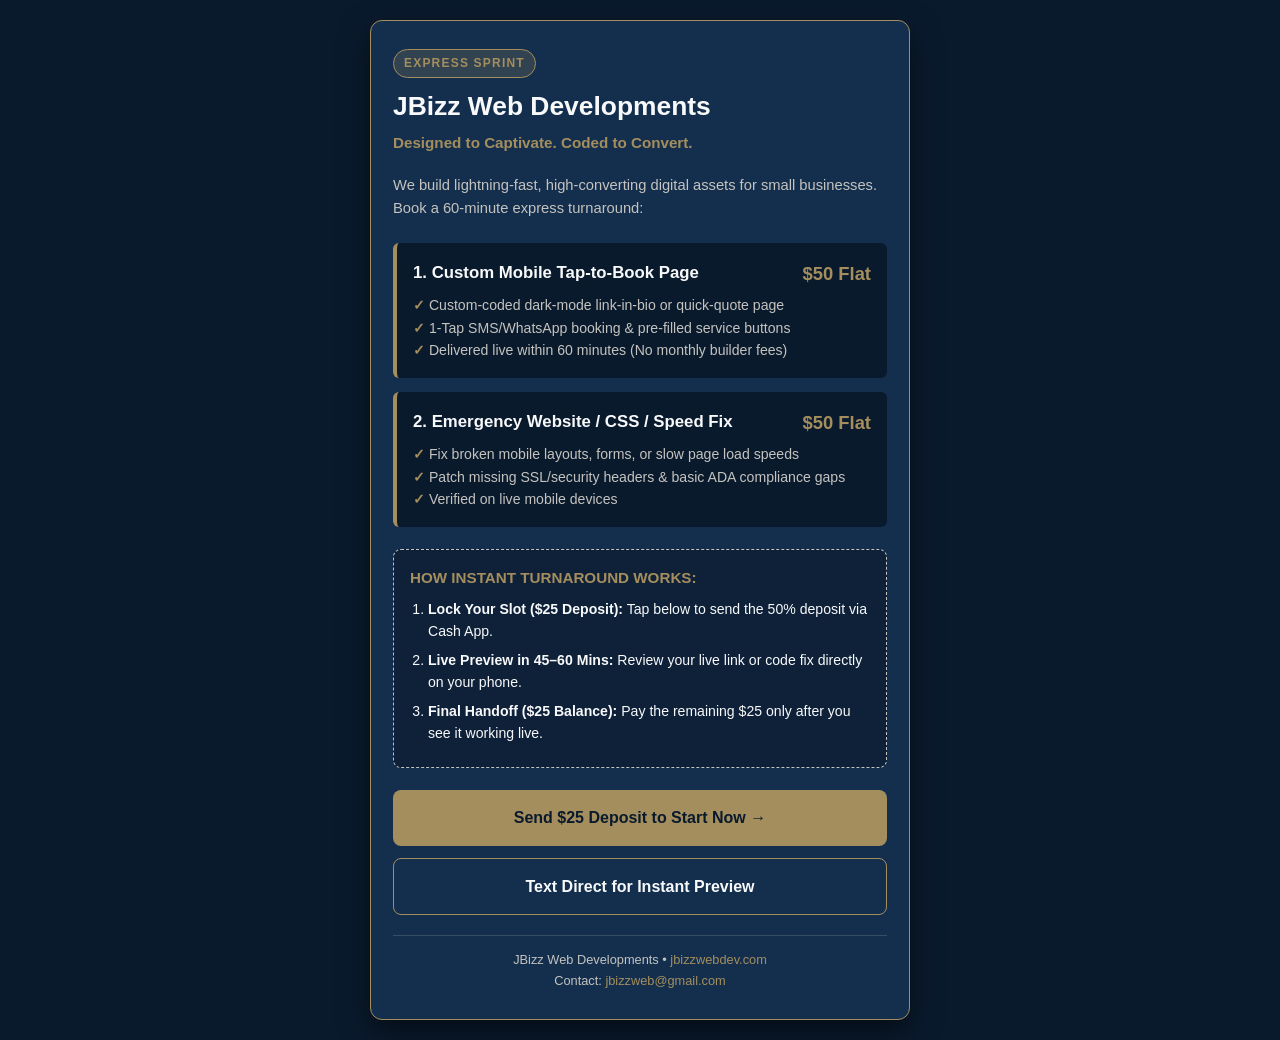
<file: express/index.html>
<!DOCTYPE html>
<html lang="en">
<head>
  <meta charset="UTF-8">
  <meta name="viewport" content="width=device-width, initial-scale=1.0">
  <title>JBizz Web Developments | 60-Minute Express Digital Sprint</title>
  <style>
    :root {
      --dark-navy: #0a1a2d;
      --navy: #142f4d;
      --gold: #a48e5e;
      --grey: #c4c3bf;
      --white: #f8f9fa;
    }
    * { box-sizing: border-box; margin: 0; padding: 0; font-family: -apple-system, BlinkMacSystemFont, "Segoe UI", Roboto, Helvetica, Arial, sans-serif; }
    body { background-color: var(--dark-navy); color: var(--white); line-height: 1.6; padding: 20px; }
    .container { max-width: 540px; margin: 0 auto; background: var(--navy); border: 1px solid var(--gold); border-radius: 12px; padding: 28px 22px; box-shadow: 0 12px 30px rgba(0,0,0,0.5); }
    .badge { display: inline-block; background: rgba(164, 142, 94, 0.2); color: var(--gold); border: 1px solid var(--gold); font-size: 0.75rem; font-weight: 700; text-transform: uppercase; letter-spacing: 1.2px; padding: 4px 10px; border-radius: 50px; margin-bottom: 12px; }
    h1 { font-size: 1.65rem; line-height: 1.25; margin-bottom: 8px; color: var(--white); }
    .tagline { color: var(--gold); font-weight: 600; font-size: 0.95rem; margin-bottom: 18px; }
    p.sub { color: var(--grey); font-size: 0.92rem; margin-bottom: 22px; }
    .offer-card { background: var(--dark-navy); border-left: 4px solid var(--gold); padding: 16px; border-radius: 6px; margin-bottom: 14px; }
    .offer-title { font-weight: 700; font-size: 1.05rem; color: var(--white); display: flex; justify-content: space-between; align-items: center; margin-bottom: 6px; }
    .price { color: var(--gold); font-weight: 800; font-size: 1.15rem; }
    .offer-card ul { list-style: none; color: var(--grey); font-size: 0.88rem; }
    .offer-card ul li::before { content: "✓ "; color: var(--gold); font-weight: bold; }
    .steps { margin: 22px 0; padding: 16px; background: rgba(10, 26, 45, 0.6); border-radius: 8px; border: 1px dashed var(--grey); }
    .steps h3 { font-size: 0.95rem; color: var(--gold); text-transform: uppercase; margin-bottom: 8px; }
    .steps ol { padding-left: 18px; font-size: 0.88rem; color: var(--white); }
    .steps ol li { margin-bottom: 6px; }
    .btn { display: block; width: 100%; text-align: center; background: var(--gold); color: var(--dark-navy); font-weight: 800; font-size: 1rem; padding: 15px; border-radius: 8px; text-decoration: none; margin-bottom: 12px; transition: opacity 0.2s; }
    .btn-outline { background: transparent; color: var(--white); border: 1px solid var(--gold); font-weight: 600; }
    .footer { text-align: center; font-size: 0.8rem; color: var(--grey); margin-top: 20px; border-top: 1px solid rgba(196, 195, 191, 0.2); padding-top: 14px; }
    .footer a { color: var(--gold); text-decoration: none; }
  </style>
</head>
<body>
  <div class="container">
    <span class="badge">Express Sprint</span>
    <h1>JBizz Web Developments</h1>
    <div class="tagline">Designed to Captivate. Coded to Convert.</div>
    <p class="sub">We build lightning-fast, high-converting digital assets for small businesses. Book a 60-minute express turnaround:</p>

    <div class="offer-card">
      <div class="offer-title">
        <span>1. Custom Mobile Tap-to-Book Page</span>
        <span class="price">$50 Flat</span>
      </div>
      <ul>
        <li>Custom-coded dark-mode link-in-bio or quick-quote page</li>
        <li>1-Tap SMS/WhatsApp booking & pre-filled service buttons</li>
        <li>Delivered live within 60 minutes (No monthly builder fees)</li>
      </ul>
    </div>

    <div class="offer-card">
      <div class="offer-title">
        <span>2. Emergency Website / CSS / Speed Fix</span>
        <span class="price">$50 Flat</span>
      </div>
      <ul>
        <li>Fix broken mobile layouts, forms, or slow page load speeds</li>
        <li>Patch missing SSL/security headers & basic ADA compliance gaps</li>
        <li>Verified on live mobile devices</li>
      </ul>
    </div>

    <div class="steps">
      <h3>How Instant Turnaround Works:</h3>
      <ol>
        <li><strong>Lock Your Slot ($25 Deposit):</strong> Tap below to send the 50% deposit via Cash App.</li>
        <li><strong>Live Preview in 45–60 Mins:</strong> Review your live link or code fix directly on your phone.</li>
        <li><strong>Final Handoff ($25 Balance):</strong> Pay the remaining $25 only after you see it working live.</li>
      </ol>
    </div>

    <a href="https://cash.app/$jbizzweb/25" class="btn">Send $25 Deposit to Start Now →</a>
    <a href="sms:+15615923683?body=Hey%20JBizz,%20I%20want%20the%20$50%20Express%20Web%20Sprint" class="btn btn-outline">Text Direct for Instant Preview</a>

    <div class="footer">
      JBizz Web Developments • <a href="https://jbizzwebdev.com">jbizzwebdev.com</a><br>
      Contact: <a href="mailto:jbizzweb@gmail.com">jbizzweb@gmail.com</a>
    </div>
  </div>
</body>
</html>
</file>
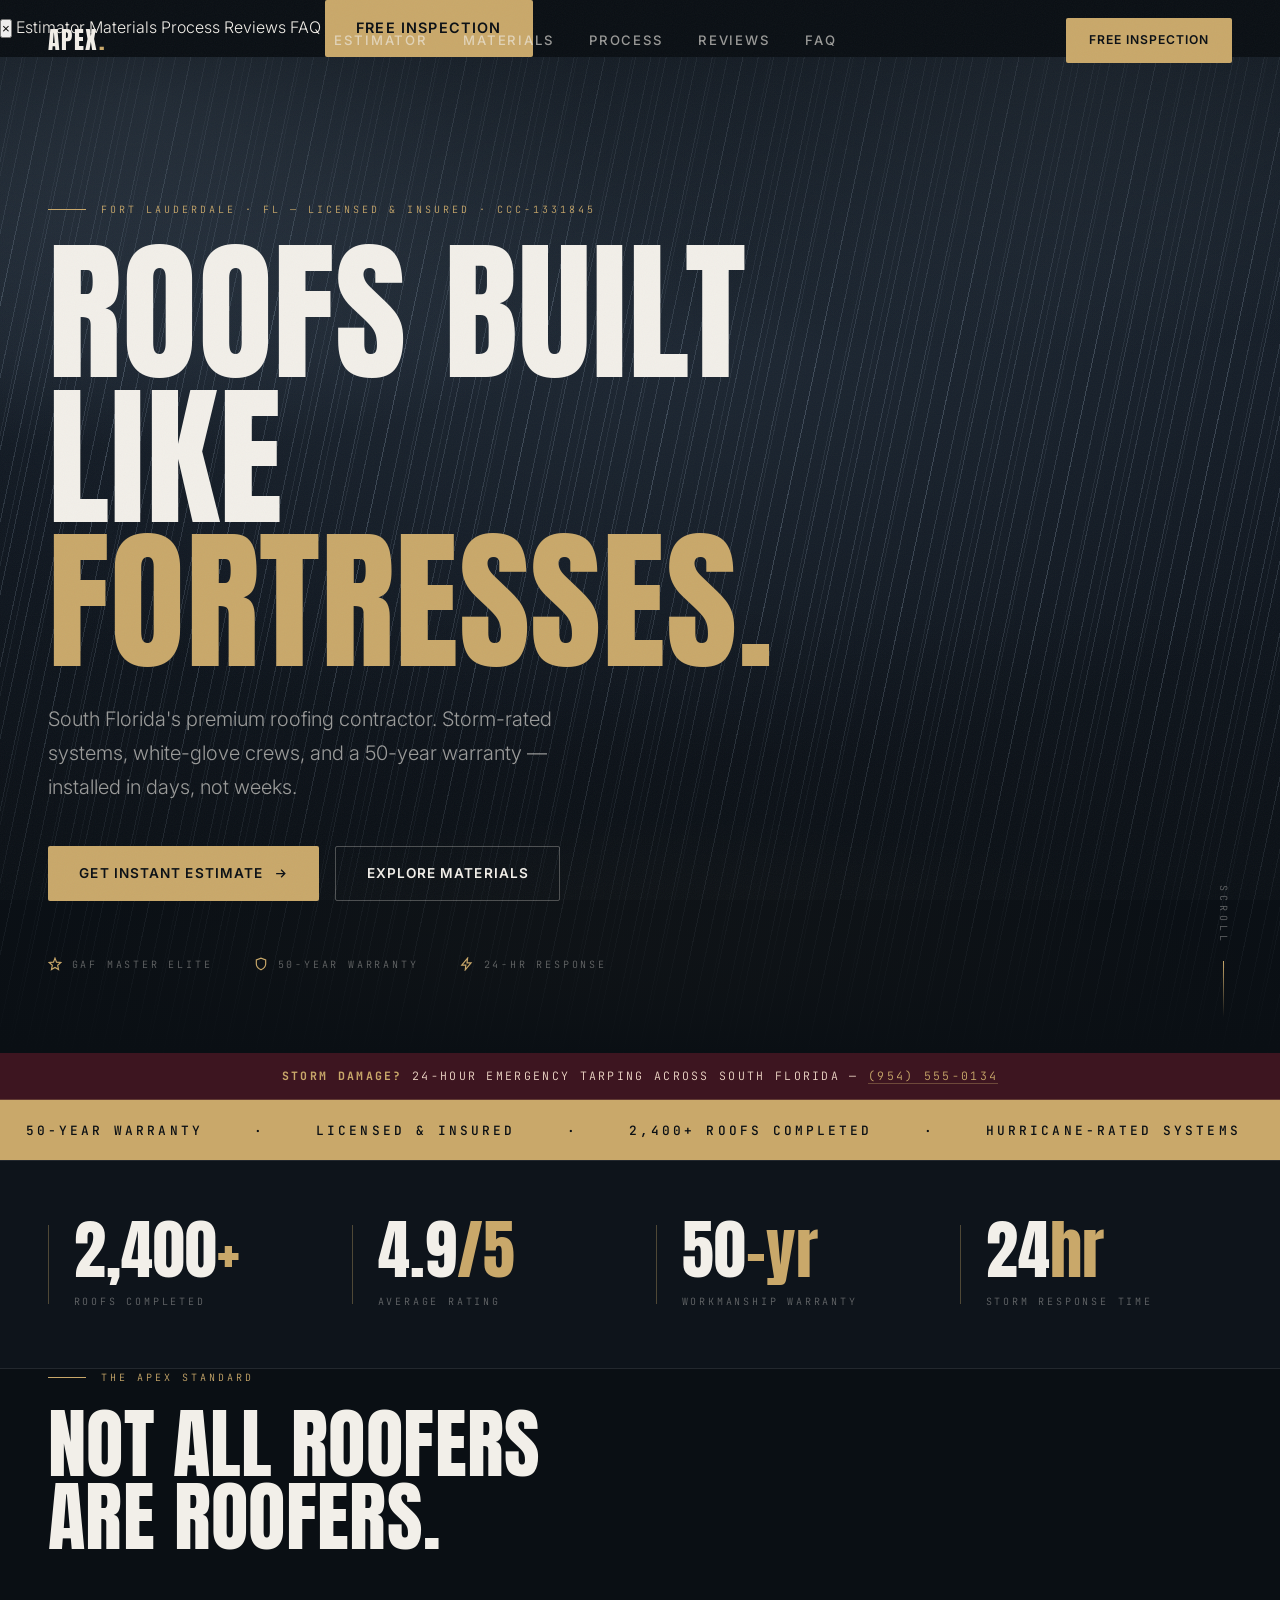
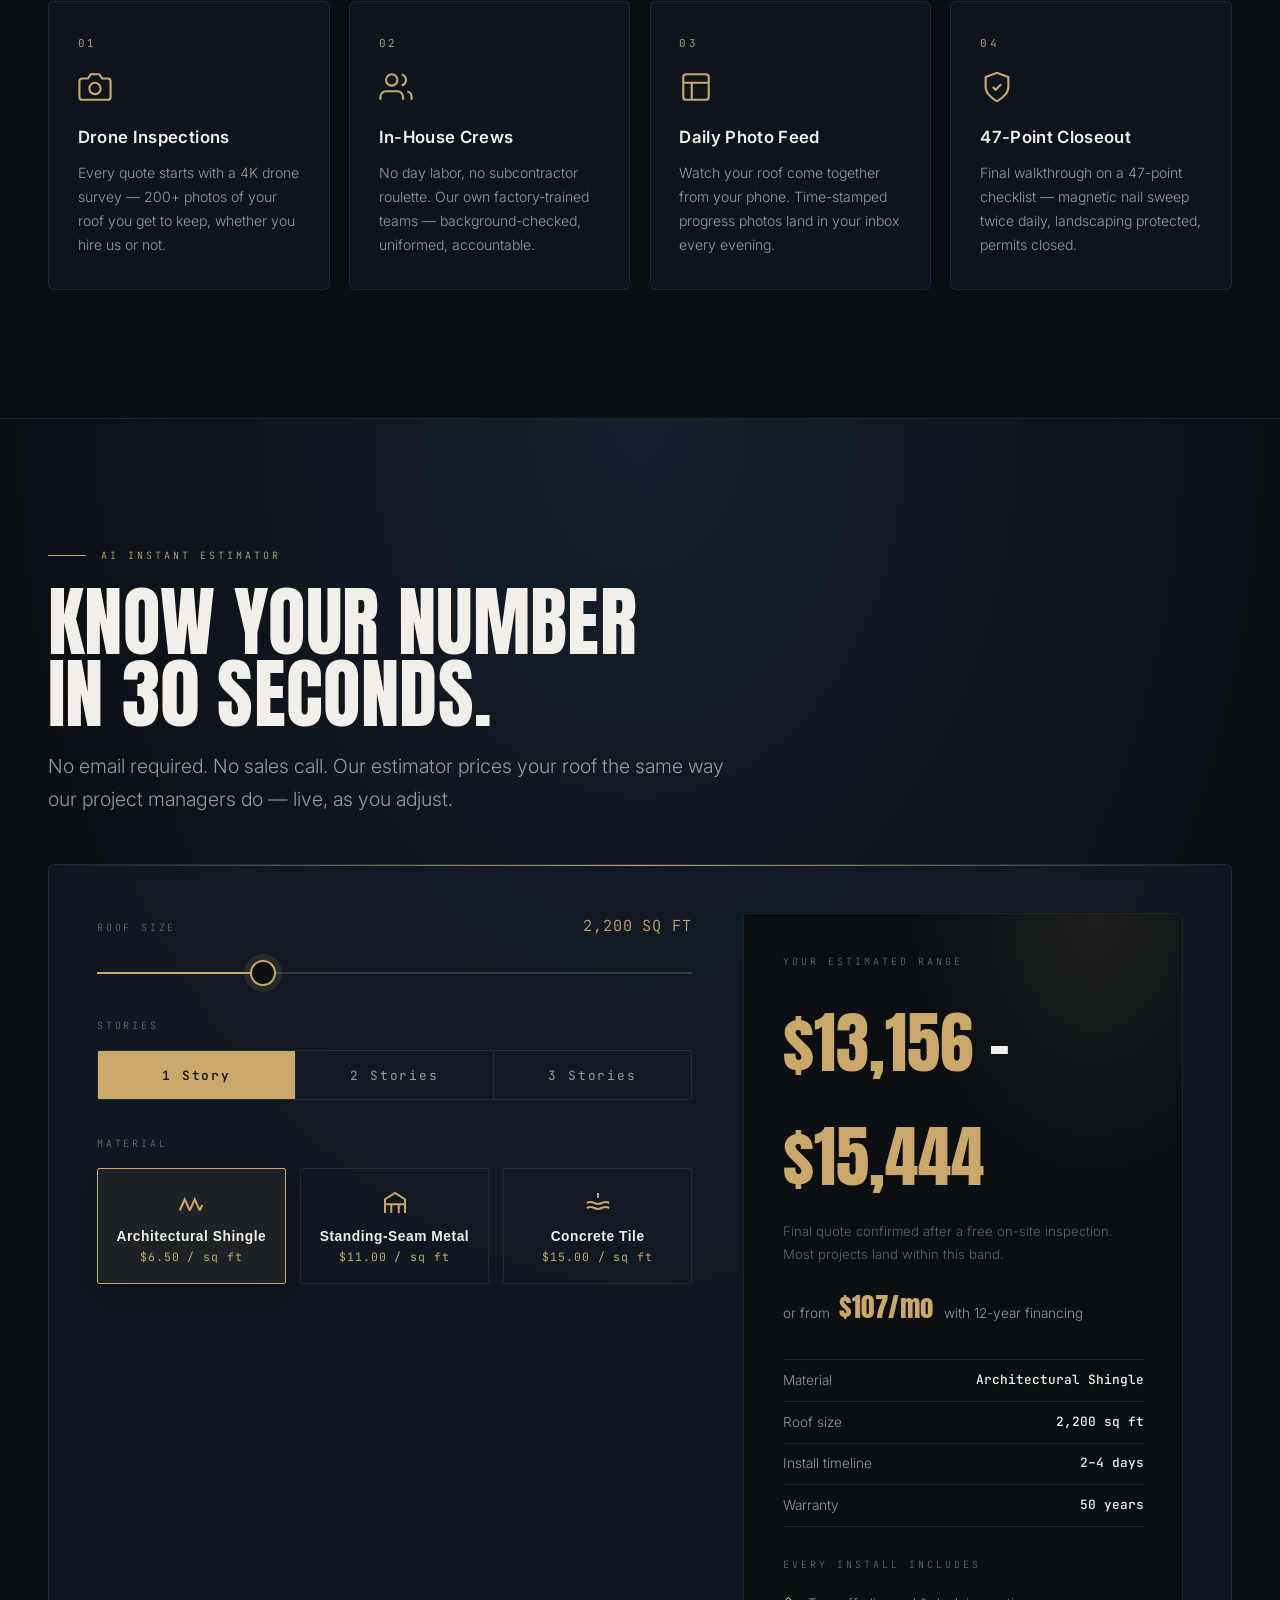
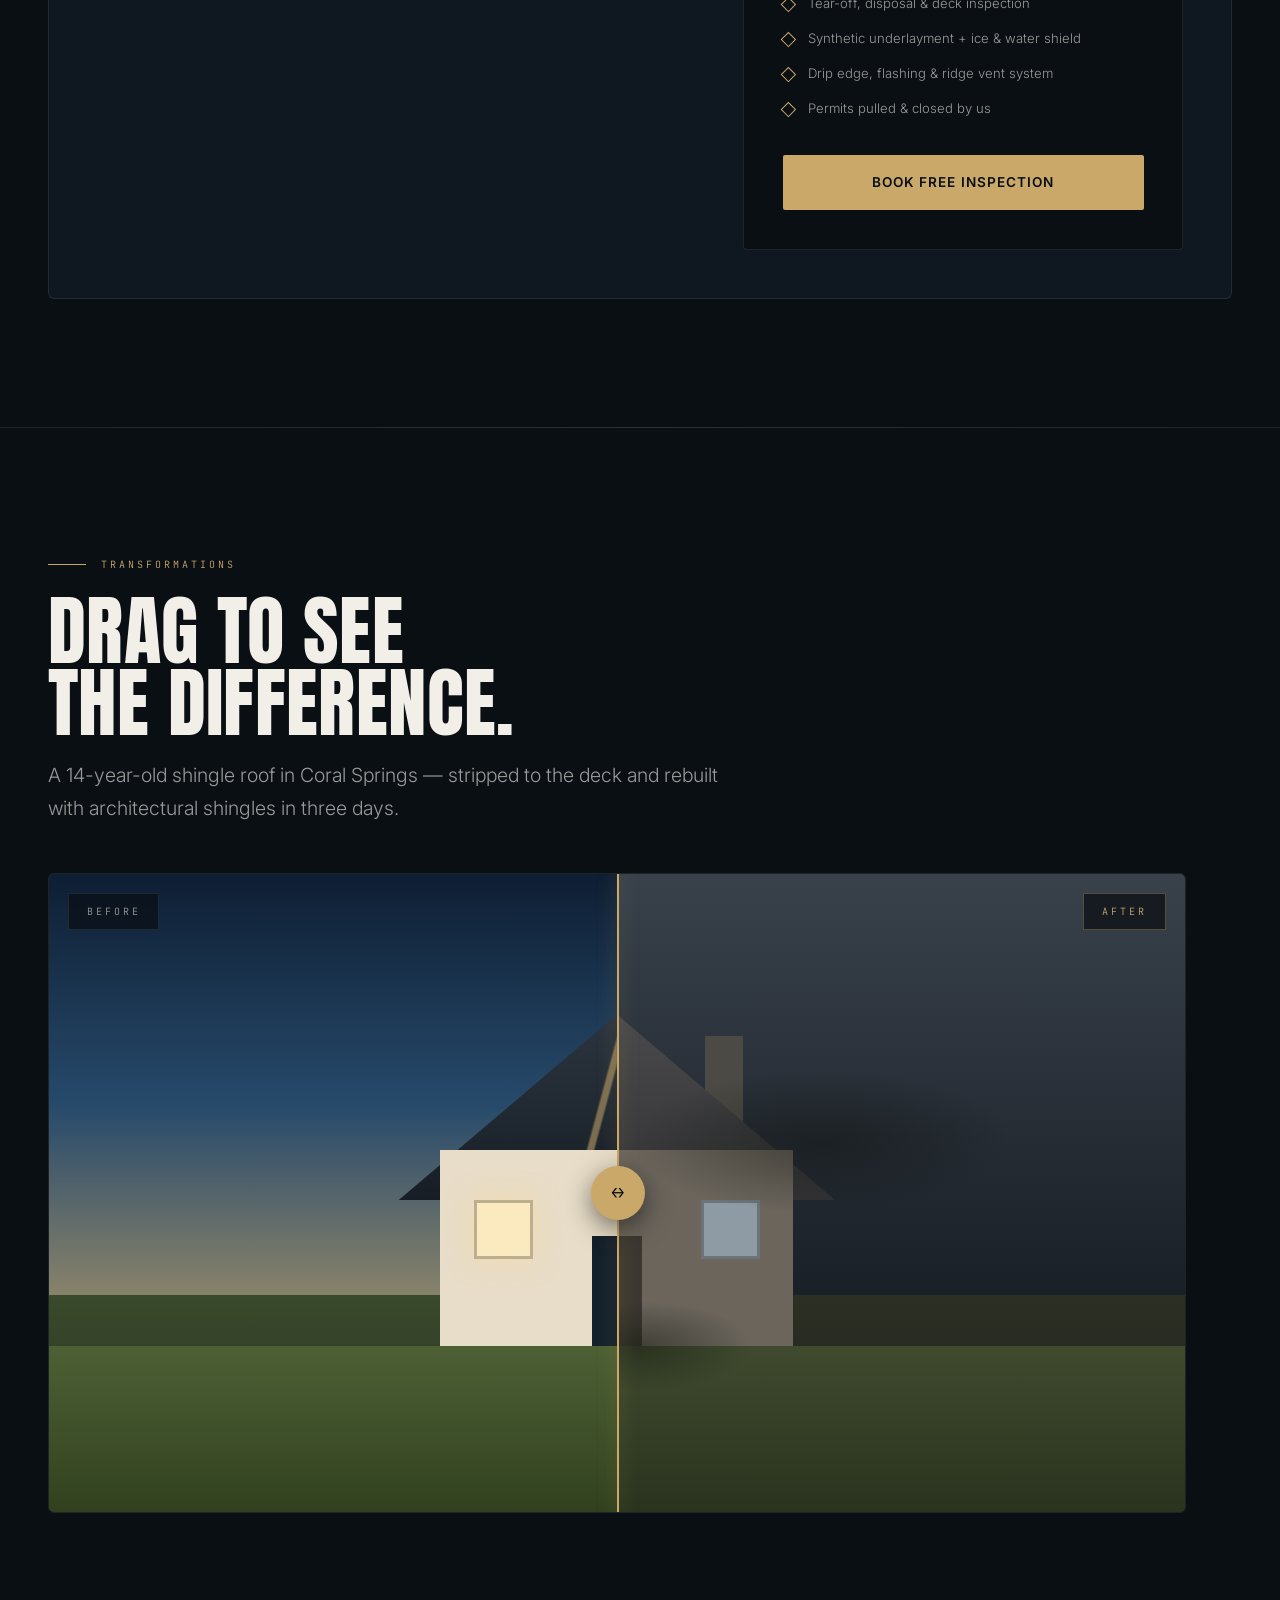
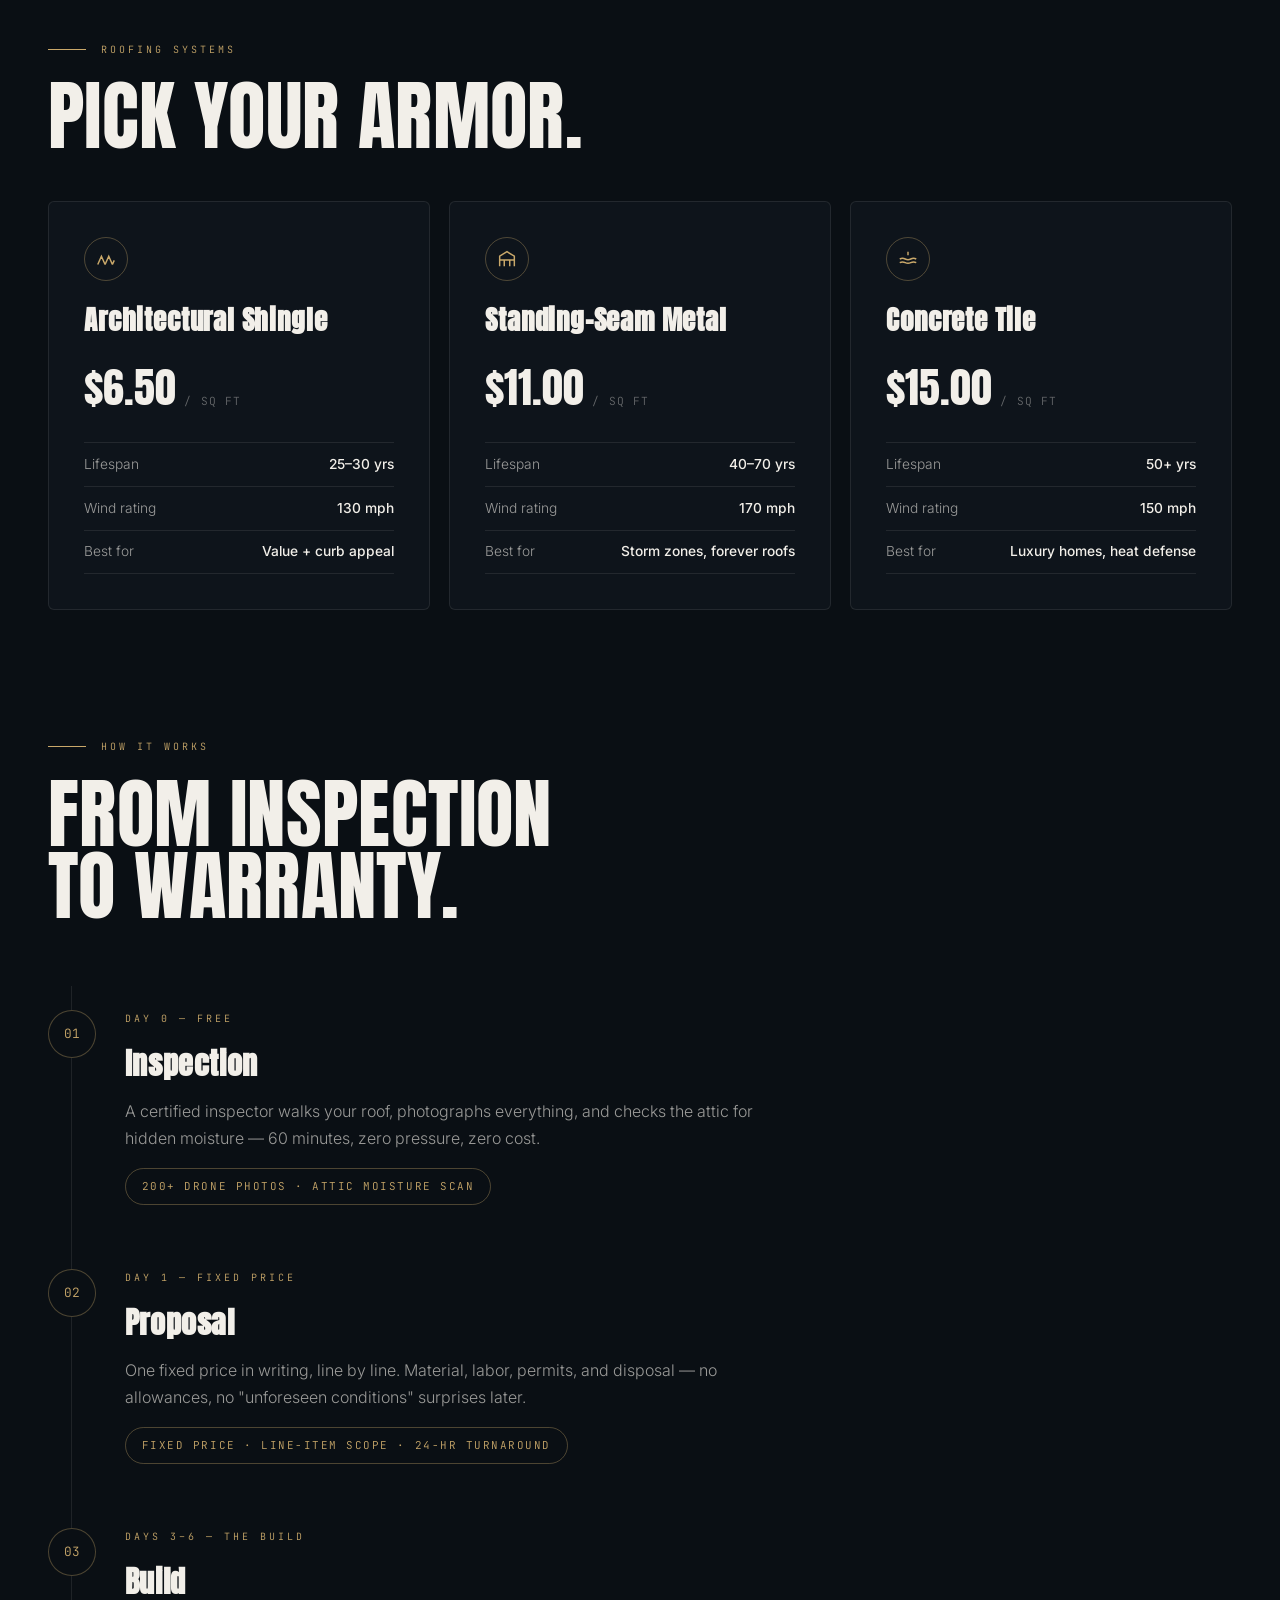
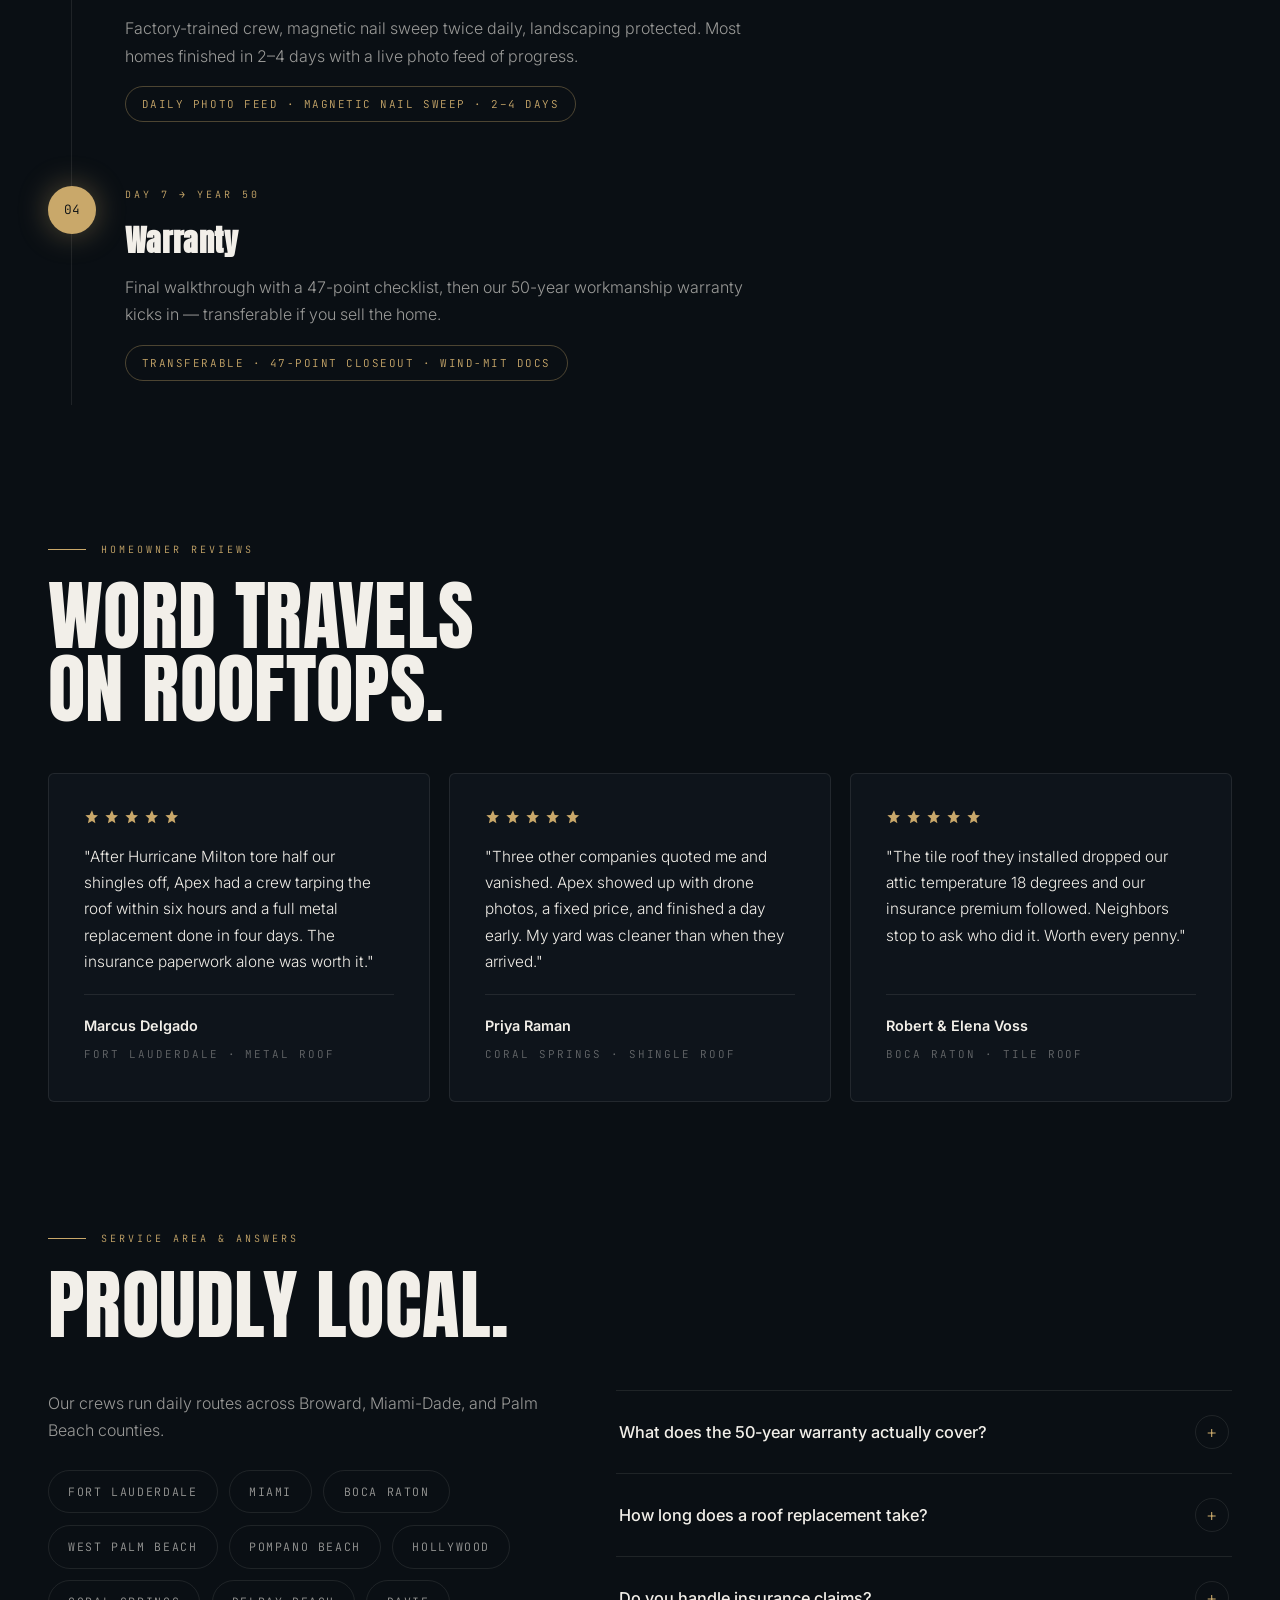
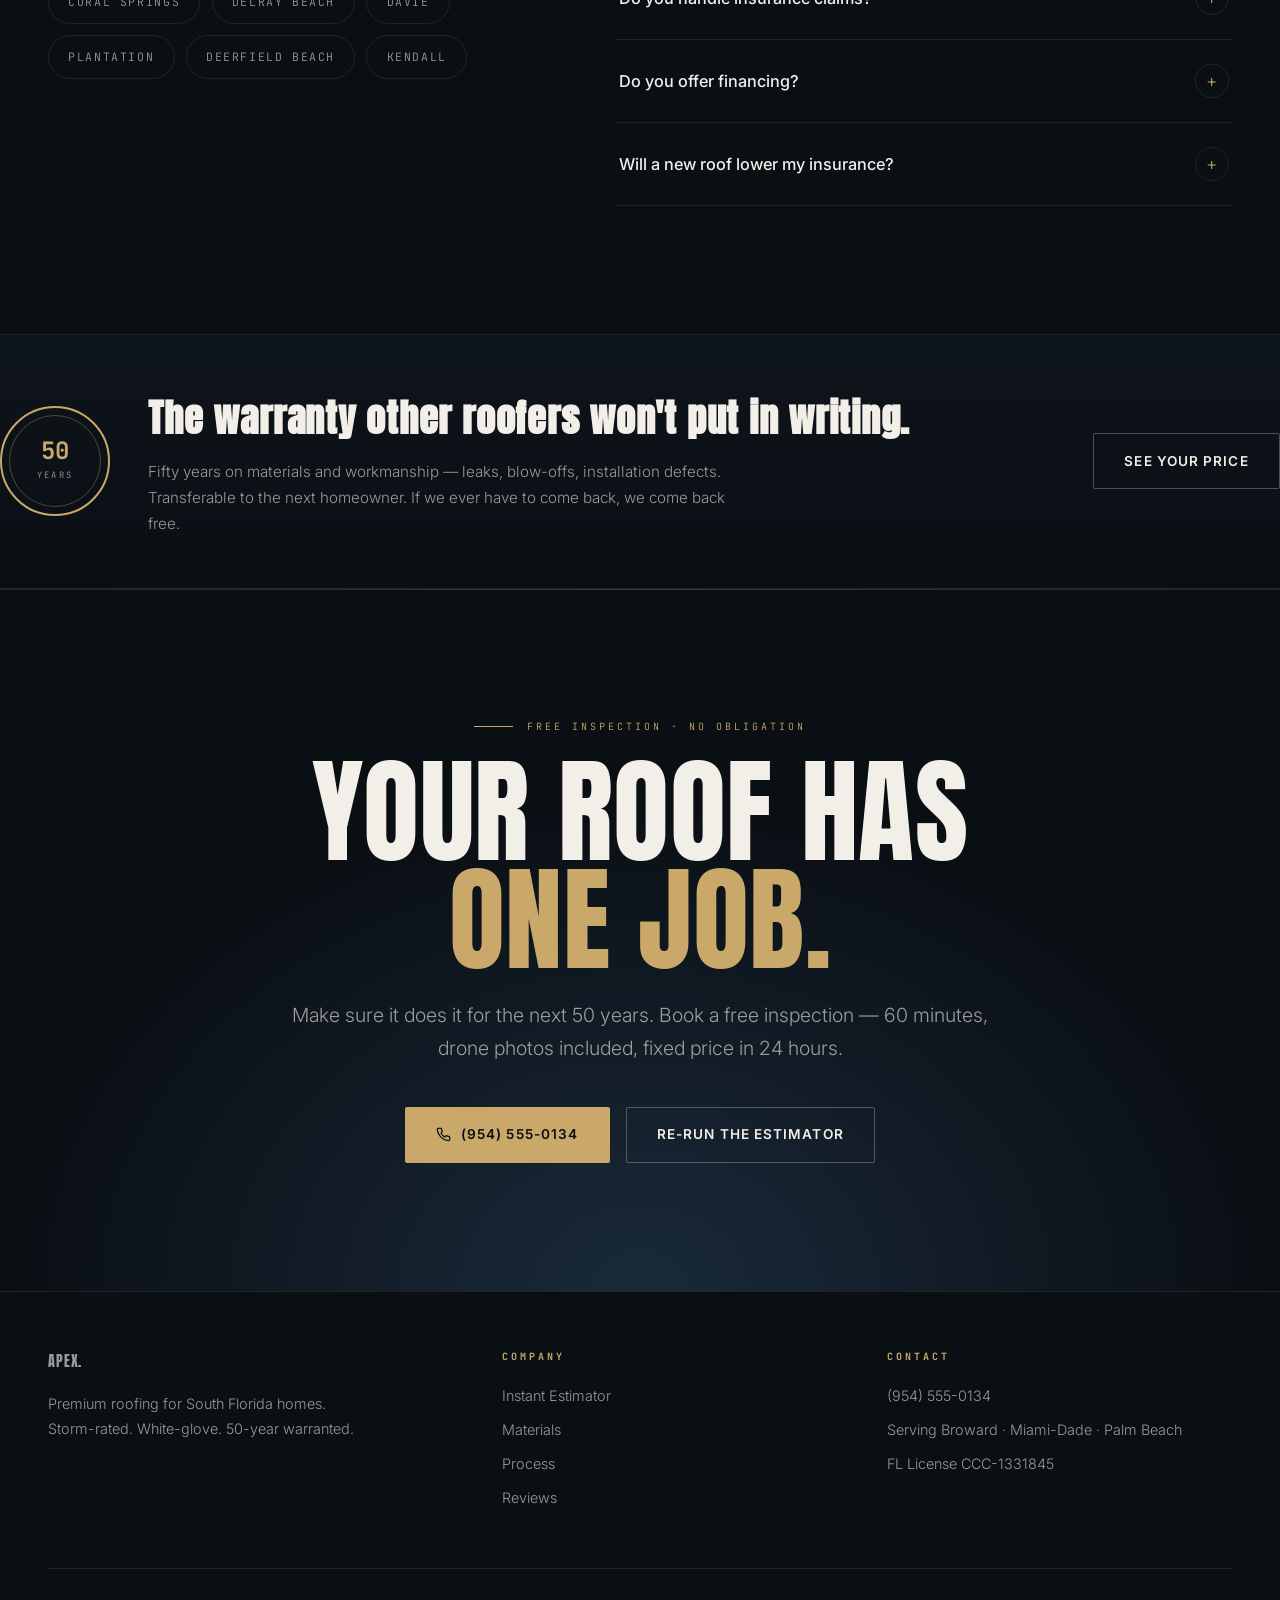
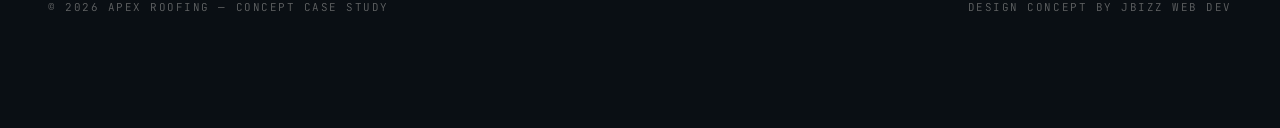
<file: work/apex-roofing/index.html>
<!DOCTYPE html>
<html lang="en">
<head>
<meta charset="UTF-8">
<meta name="viewport" content="width=device-width, initial-scale=1.0">
<title>Apex Roofing — Roofs Built Like Fortresses | Fort Lauderdale, FL</title>
<meta name="description" content="South Florida's premium roofing contractor. Storm-rated systems, white-glove crews, 50-year warranty. Get an instant AI estimate.">
<link rel="preconnect" href="https://fonts.googleapis.com">
<link rel="preconnect" href="https://fonts.gstatic.com" crossorigin>
<link href="https://fonts.googleapis.com/css2?family=Anton&family=Inter:wght@300;400;500;600;700&family=JetBrains+Mono:wght@400;500&display=swap" rel="stylesheet">
<script type="application/ld+json">
{"@context":"https://schema.org","@type":"RoofingContractor","name":"Apex Roofing","areaServed":["Fort Lauderdale","Miami","Boca Raton","West Palm Beach"],"telephone":"+1-954-555-0134","priceRange":"$$","aggregateRating":{"@type":"AggregateRating","ratingValue":"4.9","reviewCount":"612"}}
</script>
<style>
/* ============ TOKENS ============ */
:root{
  --ink:#0a0f14;
  --ink-2:#0e141b;
  --ink-3:#131c26;
  --gold:#c9a86a;
  --gold-dim:rgba(201,168,106,.35);
  --paper:#f2efe9;
  --muted:rgba(242,239,233,.62);
  --faint:rgba(242,239,233,.38);
  --line:rgba(242,239,233,.09);
  --display:'Anton',sans-serif;
  --body:'Inter',sans-serif;
  --mono:'JetBrains Mono',monospace;
  --ease:cubic-bezier(.22,1,.36,1);
}
*{margin:0;padding:0;box-sizing:border-box}
html{scroll-behavior:smooth}
body{
  background:var(--ink);
  color:var(--paper);
  font-family:var(--body);
  font-weight:300;
  line-height:1.7;
  overflow-x:hidden;
  -webkit-font-smoothing:antialiased;
}
::selection{background:var(--gold);color:var(--ink)}
img{max-width:100%}
a{color:inherit;text-decoration:none}

/* film grain */
body::after{
  content:"";position:fixed;inset:0;z-index:2000;pointer-events:none;opacity:.04;
  background-image:url("data:image/svg+xml,%3Csvg xmlns='http://www.w3.org/2000/svg' width='160' height='160'%3E%3Cfilter id='n'%3E%3CfeTurbulence type='fractalNoise' baseFrequency='0.9' numOctaves='2'/%3E%3C/filter%3E%3Crect width='160' height='160' filter='url(%23n)' opacity='1'/%3E%3C/svg%3E");
}

.wrap{max-width:1280px;margin:0 auto;padding:0 clamp(1.25rem,4vw,3rem)}
.eyebrow{
  font-family:var(--mono);font-size:10px;letter-spacing:.3em;text-transform:uppercase;
  color:var(--gold);display:flex;align-items:center;gap:.9rem;margin-bottom:1.4rem;
}
.eyebrow::before{content:"";width:2.4rem;height:1px;background:var(--gold);flex:none}
h1,h2,.display{font-family:var(--display);font-weight:400;text-transform:uppercase;line-height:.94;letter-spacing:.005em}
.section{padding:clamp(5rem,10vw,9rem) 0;position:relative}
.lead{font-size:clamp(1.02rem,1.6vw,1.22rem);color:var(--muted);max-width:44rem}

/* ============ PRELOADER ============ */
#loader{position:fixed;inset:0;z-index:3000;background:var(--ink);display:flex;align-items:center;justify-content:center;transition:opacity .8s var(--ease),visibility .8s}
#loader.done{opacity:0;visibility:hidden}
#loader .mark{font-family:var(--display);font-size:clamp(4rem,10vw,7rem);color:var(--gold);position:relative}
#loader .mark::after{content:"";position:absolute;inset:-6px;border:1px solid var(--gold);opacity:0;animation:ring 1.6s var(--ease) infinite}
@keyframes ring{0%{transform:scale(.85);opacity:0}40%{opacity:.8}100%{transform:scale(1.25);opacity:0}}
#loader .tag{position:absolute;bottom:12vh;font-family:var(--mono);font-size:10px;letter-spacing:.4em;color:var(--faint);text-transform:uppercase}

/* ============ NAV ============ */
nav{position:fixed;top:0;left:0;right:0;z-index:1000;transition:background .4s,border-color .4s;border-bottom:1px solid transparent}
nav.scrolled{background:rgba(10,15,20,.86);backdrop-filter:blur(14px);border-color:var(--line)}
.nav-in{max-width:1440px;margin:0 auto;padding:1.1rem clamp(1.25rem,4vw,3rem);display:flex;align-items:center;justify-content:space-between}
.logo{font-family:var(--display);font-size:1.5rem;letter-spacing:.06em}
.logo b{color:var(--gold);font-weight:400}
.nav-links{display:flex;gap:2.2rem;font-size:.82rem;letter-spacing:.14em;text-transform:uppercase;font-weight:500}
.nav-links a{color:var(--muted);transition:color .3s;position:relative}
.nav-links a:hover{color:var(--gold)}
.btn{display:inline-flex;align-items:center;gap:.6rem;font-weight:600;font-size:.85rem;letter-spacing:.08em;text-transform:uppercase;padding:.95rem 1.9rem;border:1px solid transparent;cursor:pointer;transition:transform .35s var(--ease),box-shadow .35s,background .35s,color .35s;border-radius:2px}
.btn-gold{background:var(--gold);color:var(--ink)}
.btn-gold:hover{transform:translateY(-2px);box-shadow:0 14px 34px rgba(201,168,106,.28)}
.btn-ghost{border-color:rgba(242,239,233,.28);color:var(--paper);background:transparent}
.btn-ghost:hover{border-color:var(--gold);color:var(--gold)}
.btn-sm{padding:.7rem 1.4rem;font-size:.76rem}
#menuBtn{display:none;background:none;border:0;color:var(--paper);cursor:pointer;padding:.4rem}
#menuBtn svg{width:26px;height:26px}

/* ============ HERO ============ */
.hero{min-height:100svh;display:flex;align-items:flex-end;position:relative;overflow:hidden;padding:9rem 0 5rem}
.storm{position:absolute;inset:0;z-index:0}
/* layered storm clouds */
.storm .clouds{position:absolute;inset:-10%;background:
  radial-gradient(60% 42% at 18% 12%, rgba(58,72,88,.85), transparent 70%),
  radial-gradient(46% 36% at 78% 8%, rgba(46,58,72,.9), transparent 70%),
  radial-gradient(70% 50% at 52% 30%, rgba(30,40,52,.95), transparent 75%),
  radial-gradient(90% 60% at 50% 108%, rgba(14,20,27,0), transparent 70%),
  linear-gradient(180deg,#1a2430 0%,#101720 46%,#0a0f14 100%);
  animation:drift 26s ease-in-out infinite alternate}
@keyframes drift{from{transform:translateX(-2.5%) scale(1.04)}to{transform:translateX(2.5%) scale(1.08)}}
/* lightning glow */
.storm .bolt{position:absolute;inset:0;background:radial-gradient(34% 30% at 68% 18%, rgba(201,168,106,.20), transparent 70%);opacity:0;animation:flash 9s infinite}
@keyframes flash{0%,93%,100%{opacity:0}94%{opacity:.9}95.5%{opacity:.15}97%{opacity:.55}98.5%{opacity:0}}
/* rain: two depth layers */
.rain{position:absolute;inset:-40% 0 0 0;pointer-events:none;background-image:repeating-linear-gradient(102deg, transparent 0 14px, rgba(174,194,214,.16) 14px 15px);animation:rain .55s linear infinite}
.rain.far{background-image:repeating-linear-gradient(102deg, transparent 0 26px, rgba(174,194,214,.09) 26px 27px);animation-duration:.9s}
@keyframes rain{from{transform:translateY(-6%)}to{transform:translateY(6%)}}
/* horizon glow + vignette */
.storm .glow{position:absolute;inset:0;background:radial-gradient(75% 34% at 50% 100%, rgba(201,168,106,.16), transparent 70%)}
.storm .vig{position:absolute;inset:0;background:linear-gradient(180deg,rgba(10,15,20,.55),transparent 30%,transparent 55%,var(--ink) 100%)}
.hero-in{position:relative;z-index:2;width:100%}
.hero h1{font-size:clamp(4rem,12vw,11rem);max-width:12ch}
.hero h1 .gold{color:var(--gold)}
.hero .sub{margin:1.8rem 0 2.6rem;max-width:36rem;font-size:clamp(1.02rem,1.7vw,1.25rem);color:var(--muted)}
.hero-ctas{display:flex;gap:1rem;flex-wrap:wrap}
.hero-meta{margin-top:3.4rem;display:flex;gap:2.6rem;flex-wrap:wrap;font-family:var(--mono);font-size:10px;letter-spacing:.28em;text-transform:uppercase;color:var(--faint)}
.hero-meta span{display:flex;align-items:center;gap:.6rem}
.hero-meta svg{width:14px;height:14px;stroke:var(--gold);fill:none;stroke-width:2}
.scroll-hint{position:absolute;right:clamp(1.25rem,4vw,3rem);bottom:2.2rem;z-index:2;writing-mode:vertical-rl;font-family:var(--mono);font-size:10px;letter-spacing:.4em;color:var(--faint);text-transform:uppercase;display:flex;align-items:center;gap:1rem}
.scroll-hint::after{content:"";width:1px;height:56px;background:linear-gradient(var(--gold),transparent);animation:drop 2.2s var(--ease) infinite}
@keyframes drop{0%{transform:scaleY(0);transform-origin:top}55%{transform:scaleY(1);transform-origin:top}56%{transform-origin:bottom}100%{transform:scaleY(0);transform-origin:bottom}}

/* ============ MARQUEE ============ */
.marquee{background:var(--gold);color:var(--ink);overflow:hidden;white-space:nowrap;padding:1rem 0;position:relative;z-index:3}
.marquee-track{display:inline-flex;gap:0;animation:scroll 28s linear infinite}
.marquee span{font-family:var(--mono);font-size:.8rem;letter-spacing:.24em;text-transform:uppercase;padding:0 1.6rem;font-weight:500}
@keyframes scroll{to{transform:translateX(-50%)}}

/* ============ STATS ============ */
.stats{border-top:1px solid var(--line);border-bottom:1px solid var(--line);background:var(--ink-2)}
.stats-grid{display:grid;grid-template-columns:repeat(4,1fr);gap:2rem;padding:3.6rem 0}
.stat{text-align:left;position:relative;padding-left:1.6rem}
.stat::before{content:"";position:absolute;left:0;top:.4rem;bottom:.4rem;width:1px;background:var(--gold-dim)}
.stat .num{font-family:var(--display);font-size:clamp(2.6rem,5vw,4rem);color:var(--paper);line-height:1}
.stat .num em{font-style:normal;color:var(--gold)}
.stat .lbl{font-family:var(--mono);font-size:10px;letter-spacing:.28em;text-transform:uppercase;color:var(--faint);margin-top:.7rem}
</style>
<style>
/* ============ APEX STANDARD ============ */
.standard-grid{display:grid;grid-template-columns:repeat(4,1fr);gap:1.2rem;margin-top:3rem}
.std{background:var(--ink-2);border:1px solid var(--line);border-radius:6px;padding:2rem 1.8rem;transition:transform .45s var(--ease),border-color .45s}
.std:hover{transform:translateY(-6px);border-color:var(--gold-dim)}
.std .n{font-family:var(--mono);font-size:.68rem;letter-spacing:.24em;color:var(--gold);margin-bottom:1.1rem}
.std svg{width:34px;height:34px;stroke:var(--gold);fill:none;stroke-width:1.5;margin-bottom:1.2rem;display:block}
.std h3{font-size:1.05rem;font-weight:600;letter-spacing:.02em;margin-bottom:.6rem}
.std p{font-size:.88rem;color:var(--muted)}

/* ============ GUARANTEE BAND ============ */
.guarantee{border-top:1px solid var(--line);border-bottom:1px solid var(--line);background:linear-gradient(180deg,var(--ink-2),var(--ink))}
.guar-in{display:grid;grid-template-columns:auto 1fr auto;gap:2.4rem;align-items:center;padding:3.2rem 0}
.seal{width:110px;height:110px;flex:none;border:2px solid var(--gold);border-radius:50%;display:flex;flex-direction:column;align-items:center;justify-content:center;font-family:var(--mono);position:relative}
.seal::before{content:"";position:absolute;inset:7px;border:1px solid var(--gold-dim);border-radius:50%}
.seal b{font-size:1.5rem;color:var(--gold);line-height:1}
.seal span{font-size:.55rem;letter-spacing:.24em;color:var(--muted);margin-top:.3rem}
.guar-in h3{font-family:var(--display);font-size:clamp(1.6rem,3.4vw,2.4rem);letter-spacing:.02em;margin-bottom:.5rem}
.guar-in p{color:var(--muted);font-size:.95rem;max-width:38rem}
@media(max-width:760px){.guar-in{grid-template-columns:1fr;text-align:center;justify-items:center}.standard-grid{grid-template-columns:1fr 1fr}}
@media(max-width:520px){.standard-grid{grid-template-columns:1fr}}

/* ============ ESTIMATOR (centerpiece) ============ */
.estimator{background:radial-gradient(80% 90% at 50% 0%, #14202c 0%, var(--ink) 62%);border-top:1px solid var(--line);border-bottom:1px solid var(--line)}
.est-shell{margin-top:3rem;display:grid;grid-template-columns:1.15fr .85fr;gap:clamp(1.5rem,4vw,3.5rem);background:rgba(19,28,38,.72);border:1px solid var(--line);border-radius:6px;padding:clamp(1.6rem,4vw,3rem);backdrop-filter:blur(8px);position:relative;overflow:hidden}
.est-shell::before{content:"";position:absolute;top:0;left:0;right:0;height:1px;background:linear-gradient(90deg,transparent,var(--gold),transparent)}
.est-field{margin-bottom:2.2rem}
.est-field label{display:flex;justify-content:space-between;align-items:baseline;font-family:var(--mono);font-size:10px;letter-spacing:.28em;text-transform:uppercase;color:var(--faint);margin-bottom:1rem}
.est-field label output{color:var(--gold);font-size:.95rem;letter-spacing:.06em}
input[type=range]{width:100%;appearance:none;-webkit-appearance:none;height:2px;background:linear-gradient(90deg,var(--gold) var(--fill,50%),rgba(242,239,233,.16) var(--fill,50%));outline:none;cursor:pointer}
input[type=range]::-webkit-slider-thumb{appearance:none;-webkit-appearance:none;width:26px;height:26px;border-radius:50%;background:var(--ink);border:2px solid var(--gold);box-shadow:0 0 0 6px rgba(201,168,106,.12);cursor:grab;transition:box-shadow .3s}
input[type=range]::-webkit-slider-thumb:hover{box-shadow:0 0 0 10px rgba(201,168,106,.16)}
input[type=range]::-moz-range-thumb{width:22px;height:22px;border-radius:50%;background:var(--ink);border:2px solid var(--gold);cursor:grab}
.seg{display:flex;border:1px solid var(--line);border-radius:2px;overflow:hidden}
.seg button{flex:1;background:transparent;border:0;color:var(--muted);font-family:var(--mono);font-size:.8rem;letter-spacing:.14em;padding:.95rem 0;cursor:pointer;transition:all .3s}
.seg button+button{border-left:1px solid var(--line)}
.seg button.active{background:var(--gold);color:var(--ink);font-weight:500}
.mats{display:grid;grid-template-columns:repeat(3,1fr);gap:.9rem}
.mat{background:transparent;border:1px solid var(--line);border-radius:2px;padding:1.2rem .8rem;cursor:pointer;text-align:center;transition:all .35s var(--ease);color:var(--paper)}
.mat:hover{border-color:var(--gold-dim);transform:translateY(-2px)}
.mat.active{border-color:var(--gold);background:rgba(201,168,106,.07);box-shadow:0 12px 30px rgba(0,0,0,.35)}
.mat .t{font-weight:600;font-size:.86rem;letter-spacing:.04em;margin:.7rem 0 .3rem}
.mat .p{font-family:var(--mono);font-size:.72rem;color:var(--gold);letter-spacing:.08em}
.mat svg{width:30px;height:30px;stroke:var(--gold);fill:none;stroke-width:1.6;margin:0 auto;display:block}
.est-out{background:var(--ink);border:1px solid var(--line);border-radius:4px;padding:clamp(1.6rem,3vw,2.6rem);display:flex;flex-direction:column;justify-content:center;position:relative;overflow:hidden}
.est-out::after{content:"";position:absolute;inset:0;background:radial-gradient(60% 40% at 80% 0%,rgba(201,168,106,.10),transparent 70%);pointer-events:none}
.est-out .k{font-family:var(--mono);font-size:10px;letter-spacing:.3em;text-transform:uppercase;color:var(--faint)}
.est-range{font-family:var(--display);font-size:clamp(2.6rem,5.4vw,4.2rem);margin:1rem 0 .4rem;color:var(--paper)}
.est-range em{font-style:normal;color:var(--gold)}
.est-note{font-size:.82rem;color:var(--faint);margin-bottom:1.2rem}
.est-finance{display:flex;align-items:baseline;gap:.6rem;margin-bottom:1.8rem;font-size:.85rem;color:var(--muted)}
.est-finance b{font-family:var(--display);font-size:1.7rem;color:var(--gold);font-weight:400;letter-spacing:.02em}
.est-lines{border-top:1px solid var(--line);margin-bottom:1.8rem}
.est-lines div{display:flex;justify-content:space-between;font-size:.85rem;color:var(--muted);padding:.55rem 0;border-bottom:1px solid var(--line)}
.est-lines div b{color:var(--paper);font-weight:500;font-family:var(--mono);font-size:.8rem}
.est-includes{margin-bottom:1.8rem}
.est-includes ul{list-style:none}
.est-includes li{font-size:.82rem;color:var(--muted);padding:.4rem 0 .4rem 1.6rem;position:relative}
.est-includes li::before{content:"";position:absolute;left:0;top:.85rem;width:.55rem;height:.55rem;border:1px solid var(--gold);transform:rotate(45deg)}

/* ============ BEFORE / AFTER ============ */
.ba{position:relative;border:1px solid var(--line);border-radius:6px;overflow:hidden;aspect-ratio:16/9;max-height:640px;user-select:none;touch-action:pan-y;cursor:ew-resize;margin-top:3rem}
.scene{position:absolute;inset:0}
.scene .sky{position:absolute;inset:0 0 34% 0}
.scene .ground{position:absolute;left:0;right:0;bottom:0;height:34%}
.scene .house{position:absolute;left:50%;bottom:22%;transform:translateX(-50%);width:min(46%,420px);aspect-ratio:4/3.4}
.scene .body{position:absolute;left:8%;right:8%;bottom:0;top:38%}
.scene .roof{position:absolute;left:-2%;right:-2%;top:0;height:52%;clip-path:polygon(50% 0,100% 100%,0 100%)}
.scene .door{position:absolute;left:44%;right:44%;bottom:0;top:62%}
.scene .win{position:absolute;top:52%;width:14%;aspect-ratio:1;background:rgba(180,210,235,.5);border:3px solid rgba(0,0,0,.25)}
.scene .win.l{left:16%}.scene .win.r{right:16%}
.scene .chim{position:absolute;top:6%;right:20%;width:9%;height:30%}
.scene .lawn{position:absolute;left:0;right:0;bottom:0;height:26%}
/* BEFORE: weathered */
.ba-before .sky{background:linear-gradient(180deg,#39414b,#232a32 70%,#1a2027)}
.ba-before .ground{background:linear-gradient(180deg,#2c2f24,#1d2018)}
.ba-before .body{background:#6b655c}
.ba-before .roof{background:linear-gradient(180deg,#4a4a4c,#333335)}
.ba-before .door{background:#3c3831}
.ba-before .chim{background:#4c4a45}
.ba-before .lawn{background:linear-gradient(180deg,#3f4a2e,#2a331e)}
.ba-before::after{content:"";position:absolute;inset:0;background:
  radial-gradient(18% 12% at 30% 60%, rgba(20,24,18,.5), transparent 70%),
  radial-gradient(24% 16% at 68% 42%, rgba(15,18,14,.45), transparent 70%),
  radial-gradient(14% 10% at 52% 74%, rgba(22,26,18,.5), transparent 70%);pointer-events:none}
/* AFTER: renewed */
.ba-after .sky{background:linear-gradient(180deg,#0e1e33 0%,#274a6b 55%,#c9a86a 130%)}
.ba-after .ground{background:linear-gradient(180deg,#3a4a2c,#232b1a)}
.ba-after .body{background:#e8ddc8}
.ba-after .roof{background:linear-gradient(180deg,#2c3540,#161d24)}
.ba-after .roof::after{content:"";position:absolute;inset:0;background:linear-gradient(105deg,transparent 46%,rgba(201,168,106,.55) 46.5%,rgba(201,168,106,.55) 47.5%,transparent 48%),linear-gradient(105deg,transparent 56%,rgba(201,168,106,.55) 56.5%,rgba(201,168,106,.55) 57.5%,transparent 58%)}
.ba-after .door{background:#14202c}
.ba-after .chim{background:#8a7a5f}
.ba-after .lawn{background:linear-gradient(180deg,#4d6034,#31411f)}
.ba-after .sun{position:absolute;top:12%;right:12%;width:9%;aspect-ratio:1;border-radius:50%;background:radial-gradient(circle,#ffe9b8 0%,rgba(201,168,106,.85) 40%,transparent 72%)}
.ba-after .win{background:rgba(255,236,190,.85);box-shadow:0 0 24px rgba(255,220,150,.5)}
.ba-top{clip-path:inset(0 calc(100% - var(--x,50%)) 0 0)}
.ba-handle{position:absolute;top:0;bottom:0;left:var(--x,50%);width:2px;background:var(--gold);z-index:5;box-shadow:0 0 18px rgba(201,168,106,.6)}
.ba-knob{position:absolute;top:50%;left:50%;transform:translate(-50%,-50%);width:54px;height:54px;border-radius:50%;background:var(--gold);color:var(--ink);display:flex;align-items:center;justify-content:center;font-family:var(--mono);font-size:1rem;box-shadow:0 8px 26px rgba(0,0,0,.5)}
.ba-tag{position:absolute;top:1.2rem;font-family:var(--mono);font-size:10px;letter-spacing:.3em;text-transform:uppercase;padding:.55rem 1.1rem;background:rgba(10,15,20,.72);border:1px solid var(--line);backdrop-filter:blur(6px);z-index:4}
.ba-tag.b{left:1.2rem;color:var(--muted)}
.ba-tag.a{right:1.2rem;color:var(--gold);border-color:var(--gold-dim)}

/* ============ BENTO MATERIALS ============ */
.bento{display:grid;grid-template-columns:repeat(3,1fr);gap:1.2rem;margin-top:3rem}
.bcard{background:var(--ink-2);border:1px solid var(--line);border-radius:6px;padding:2.2rem;position:relative;overflow:hidden;transition:transform .45s var(--ease),border-color .45s}
.bcard:hover{transform:translateY(-6px);border-color:var(--gold-dim)}
.bcard::before{content:"";position:absolute;top:0;left:0;right:0;height:3px;background:var(--gold);transform:scaleX(0);transform-origin:left;transition:transform .5s var(--ease)}
.bcard:hover::before{transform:scaleX(1)}
.bcard .price{font-family:var(--display);font-size:2.6rem;margin:.6rem 0}
.bcard .price small{font-family:var(--mono);font-size:.7rem;color:var(--faint);letter-spacing:.1em}
.bcard ul{list-style:none;margin-top:1.2rem;border-top:1px solid var(--line)}
.bcard li{display:flex;justify-content:space-between;font-size:.86rem;padding:.6rem 0;border-bottom:1px solid var(--line);color:var(--muted)}
.bcard li b{color:var(--paper);font-weight:500}
.bcard h3{font-family:var(--display);font-size:1.7rem;letter-spacing:.03em;margin-top:1rem}
.bcard .ico{width:44px;height:44px;border:1px solid var(--gold-dim);border-radius:50%;display:flex;align-items:center;justify-content:center}
.bcard .ico svg{width:22px;height:22px;stroke:var(--gold);fill:none;stroke-width:1.6}

/* ============ PROCESS ============ */
.steps{margin-top:3.5rem;position:relative}
.steps::before{content:"";position:absolute;left:23px;top:8px;bottom:8px;width:1px;background:var(--line)}
.step{display:grid;grid-template-columns:48px 1fr;gap:1.8rem;padding:2rem 0;position:relative}
.step .dot{width:48px;height:48px;border-radius:50%;border:1px solid var(--gold-dim);background:var(--ink);display:flex;align-items:center;justify-content:center;font-family:var(--mono);font-size:.8rem;color:var(--gold);z-index:1;transition:all .5s}
.step.active .dot{background:var(--gold);color:var(--ink);box-shadow:0 0 30px rgba(201,168,106,.4)}
.step h3{font-family:var(--display);font-size:1.9rem;letter-spacing:.02em;margin-bottom:.5rem}
.step p{color:var(--muted);max-width:40rem}
.step .when{font-family:var(--mono);font-size:10px;letter-spacing:.3em;color:var(--gold);text-transform:uppercase;margin-bottom:.7rem;display:block}
.deliv{font-family:var(--mono);font-size:.68rem;letter-spacing:.14em;text-transform:uppercase;color:var(--gold);border:1px solid var(--gold-dim);display:inline-block;padding:.5rem 1rem;border-radius:100px;margin-top:1rem}

/* scroll progress */
#progress{position:fixed;top:0;left:0;height:2px;background:var(--gold);width:0;z-index:1600}

/* emergency strip */
.emergency{background:#3d1520;border-bottom:1px solid rgba(201,168,106,.25);position:relative;z-index:3}
.emergency .wrap{display:flex;align-items:center;justify-content:center;gap:1rem;padding:.85rem clamp(1.25rem,4vw,3rem);font-family:var(--mono);font-size:.72rem;letter-spacing:.2em;text-transform:uppercase;color:#f0d9c8;flex-wrap:wrap;text-align:center}
.emergency b{color:var(--gold)}
.emergency a{color:var(--gold);border-bottom:1px solid var(--gold-dim)}

/* ============ REVIEWS ============ */
.rev-grid{display:grid;grid-template-columns:repeat(3,1fr);gap:1.2rem;margin-top:3rem}
.rev{background:var(--ink-2);border:1px solid var(--line);border-radius:6px;padding:2.2rem;display:flex;flex-direction:column;gap:1.2rem;transition:transform .45s var(--ease),border-color .45s}
.rev:hover{transform:translateY(-6px);border-color:var(--gold-dim)}
.stars{display:flex;gap:.25rem}
.stars svg{width:16px;height:16px;fill:var(--gold)}
.rev p{font-size:.96rem;color:var(--paper);flex:1}
.rev .who{border-top:1px solid var(--line);padding-top:1.2rem}
.rev .who b{display:block;font-weight:600;font-size:.9rem}
.rev .who span{font-family:var(--mono);font-size:.68rem;letter-spacing:.18em;color:var(--faint);text-transform:uppercase}

/* ============ SERVICE AREA + FAQ ============ */
.area-faq{display:grid;grid-template-columns:.9fr 1.1fr;gap:clamp(2rem,5vw,4.5rem);margin-top:3rem;align-items:start}
.chips{display:flex;flex-wrap:wrap;gap:.7rem;margin-top:1.6rem}
.chip{font-family:var(--mono);font-size:.72rem;letter-spacing:.14em;text-transform:uppercase;border:1px solid var(--line);padding:.7rem 1.2rem;border-radius:100px;color:var(--muted);transition:all .3s}
.chip:hover{border-color:var(--gold);color:var(--gold)}
.faq{border-top:1px solid var(--line)}
.faq-item{border-bottom:1px solid var(--line)}
.faq-q{width:100%;background:none;border:0;color:var(--paper);display:flex;justify-content:space-between;align-items:center;gap:1rem;padding:1.5rem .2rem;cursor:pointer;font-size:1.02rem;font-weight:500;text-align:left;font-family:var(--body)}
.faq-q .ic{flex:none;width:34px;height:34px;border:1px solid var(--line);border-radius:50%;display:flex;align-items:center;justify-content:center;transition:all .4s var(--ease);font-size:1.1rem;font-weight:300;color:var(--gold)}
.faq-item.open .ic{background:var(--gold);color:var(--ink);transform:rotate(45deg);border-color:var(--gold)}
.faq-a{max-height:0;overflow:hidden;transition:max-height .5s var(--ease)}
.faq-a p{padding:0 .2rem 1.6rem;color:var(--muted);font-size:.94rem;max-width:34rem}

/* ============ FINAL CTA / FOOTER ============ */
.final{background:radial-gradient(70% 100% at 50% 100%, #1a2a3a 0%, var(--ink) 70%);text-align:center;border-top:1px solid var(--line)}
.final h2{font-size:clamp(3.2rem,9vw,7.5rem);max-width:14ch;margin:0 auto}
.final h2 .gold{color:var(--gold)}
.final .lead{margin:1.6rem auto 2.6rem}
footer{border-top:1px solid var(--line);padding:3.5rem 0 7rem}
.foot-grid{display:grid;grid-template-columns:1.2fr 1fr 1fr;gap:2.5rem}
.foot-grid h4{font-family:var(--mono);font-size:10px;letter-spacing:.3em;text-transform:uppercase;color:var(--gold);margin-bottom:1.2rem}
.foot-grid a,.foot-grid p{display:block;color:var(--muted);font-size:.9rem;margin-bottom:.6rem}
.foot-grid a:hover{color:var(--gold)}
.foot-base{margin-top:3rem;padding-top:1.8rem;border-top:1px solid var(--line);display:flex;justify-content:space-between;gap:1rem;flex-wrap:wrap;font-family:var(--mono);font-size:.68rem;letter-spacing:.14em;color:var(--faint);text-transform:uppercase}

/* sticky mobile call bar */
.callbar{position:fixed;left:1rem;right:1rem;bottom:1rem;z-index:900;display:none;gap:.8rem}
.callbar a{flex:1;display:flex;align-items:center;justify-content:center;gap:.6rem;padding:1rem;font-weight:700;font-size:.85rem;letter-spacing:.08em;text-transform:uppercase;border-radius:4px}
.callbar .call{background:var(--gold);color:var(--ink)}
.callbar .est{background:rgba(14,20,27,.92);color:var(--paper);border:1px solid var(--gold-dim);backdrop-filter:blur(8px)}
.callbar svg{width:17px;height:17px;stroke:currentColor;fill:none;stroke-width:2}

/* ============ REVEAL ============ */
.reveal{opacity:0;transform:translateY(36px);transition:opacity .9s var(--ease),transform .9s var(--ease)}
.reveal.in{opacity:1;transform:none}
.reveal.d1{transition-delay:.1s}.reveal.d2{transition-delay:.2s}.reveal.d3{transition-delay:.3s}

/* ============ RESPONSIVE ============ */
@media(max-width:1020px){
  .est-shell{grid-template-columns:1fr}
  .bento,.rev-grid{grid-template-columns:1fr 1fr}
  .area-faq{grid-template-columns:1fr}
  .stats-grid{grid-template-columns:repeat(2,1fr);gap:2.4rem}
}
@media(max-width:760px){
  .nav-links{display:none}
  #menuBtn{display:block}
  .mobile-menu{position:fixed;inset:0;z-index:1500;background:rgba(10,15,20,.97);backdrop-filter:blur(10px);display:flex;flex-direction:column;align-items:center;justify-content:center;gap:2rem;opacity:0;visibility:hidden;transition:all .4s}
  .mobile-menu.open{opacity:1;visibility:visible}
  .mobile-menu a{font-family:var(--display);font-size:2.2rem;text-transform:uppercase}
  .mobile-menu a:hover{color:var(--gold)}
  #menuClose{position:absolute;top:1.4rem;right:1.6rem;background:none;border:0;color:var(--paper);font-size:2rem;cursor:pointer}
  .bento,.rev-grid{grid-template-columns:1fr}
  .nav-cta{display:none}
  .callbar{display:flex}
  .hero{padding-top:7rem}
  .mats{grid-template-columns:1fr}
  .foot-grid{grid-template-columns:1fr}
  .ba{aspect-ratio:4/5;max-height:none}
}
@media(prefers-reduced-motion:reduce){
  *,*::before,*::after{animation-duration:.01ms!important;animation-iteration-count:1!important;transition-duration:.01ms!important}
  html{scroll-behavior:auto}
  .reveal{opacity:1;transform:none}
}
</style>
</head>
<body>
<div id="progress" aria-hidden="true"></div>
<noscript><div style="background:#c9a86a;color:#0a0f14;text-align:center;padding:1rem;font-family:sans-serif">Apex Roofing — call (954) 555-0134 for a free inspection. This demo is best viewed with JavaScript enabled.</div></noscript>

<!-- PRELOADER -->
<div id="loader" aria-hidden="true">
  <div class="mark">A.</div>
  <div class="tag">Apex Roofing</div>
</div>

<!-- NAV -->
<nav id="nav">
  <div class="nav-in">
    <a href="#top" class="logo">APEX<b>.</b></a>
    <div class="nav-links">
      <a href="#estimator">Estimator</a>
      <a href="#materials">Materials</a>
      <a href="#process">Process</a>
      <a href="#reviews">Reviews</a>
      <a href="#faq">FAQ</a>
    </div>
    <a href="#final" class="btn btn-gold btn-sm nav-cta">Free Inspection</a>
    <button id="menuBtn" aria-label="Open menu">
      <svg viewBox="0 0 24 24" fill="none" stroke="currentColor" stroke-width="2"><path d="M3 6h18M3 12h18M3 18h18"/></svg>
    </button>
  </div>
</nav>
<div class="mobile-menu" id="mobileMenu">
  <button id="menuClose" aria-label="Close menu">&times;</button>
  <a href="#estimator">Estimator</a>
  <a href="#materials">Materials</a>
  <a href="#process">Process</a>
  <a href="#reviews">Reviews</a>
  <a href="#faq">FAQ</a>
  <a href="#final" class="btn btn-gold" style="font-family:var(--body);font-size:.9rem">Free Inspection</a>
</div>

<!-- HERO -->
<header class="hero" id="top">
  <div class="storm" aria-hidden="true">
    <div class="clouds"></div>
    <div class="bolt"></div>
    <div class="rain far"></div>
    <div class="rain"></div>
    <div class="glow"></div>
    <div class="vig"></div>
  </div>
  <div class="wrap hero-in">
    <div class="eyebrow reveal">Fort Lauderdale · FL — Licensed &amp; Insured · CCC-1331845</div>
    <h1 class="reveal d1">Roofs built<br>like <span class="gold">fortresses.</span></h1>
    <p class="sub reveal d2">South Florida's premium roofing contractor. Storm-rated systems, white-glove crews, and a 50-year warranty — installed in days, not weeks.</p>
    <div class="hero-ctas reveal d3">
      <a href="#estimator" class="btn btn-gold">Get Instant Estimate
        <svg width="15" height="15" viewBox="0 0 24 24" fill="none" stroke="currentColor" stroke-width="2"><path d="M5 12h14M13 6l6 6-6 6"/></svg>
      </a>
      <a href="#materials" class="btn btn-ghost">Explore Materials</a>
    </div>
    <div class="hero-meta reveal d3">
      <span><svg viewBox="0 0 24 24"><path d="M12 2l2.6 6.9L22 9.3l-5.4 4.9 1.5 7.3L12 18l-6.1 3.5 1.5-7.3L2 9.3l7.4-.4z"/></svg>GAF Master Elite</span>
      <span><svg viewBox="0 0 24 24"><path d="M12 22s8-4 8-10V5l-8-3-8 3v7c0 6 8 10 8 10z"/></svg>50-Year Warranty</span>
      <span><svg viewBox="0 0 24 24"><path d="M13 2L3 14h7l-1 8 10-12h-7l1-8z"/></svg>24-Hr Response</span>
    </div>
  </div>
  <div class="scroll-hint" aria-hidden="true">Scroll</div>
</header>

<!-- MARQUEE -->
<div class="emergency">
  <div class="wrap"><span><b>Storm damage?</b> 24-hour emergency tarping across South Florida — <a href="tel:+19545550134">(954) 555-0134</a></span></div>
</div>
<div class="marquee" aria-hidden="true">
  <div class="marquee-track" id="marqueeTrack">
    <span>50-Year Warranty</span><span>·</span><span>Licensed &amp; Insured</span><span>·</span><span>2,400+ Roofs Completed</span><span>·</span><span>Hurricane-Rated Systems</span><span>·</span><span>4.9-Star Rated</span><span>·</span><span>Free Inspections</span><span>·</span>
  </div>
</div>

<!-- STATS -->
<section class="stats">
  <div class="wrap">
    <div class="stats-grid">
      <div class="stat reveal"><div class="num"><span class="count" data-to="2400">0</span><em>+</em></div><div class="lbl">Roofs Completed</div></div>
      <div class="stat reveal d1"><div class="num"><span class="count" data-to="4.9" data-dec="1">0</span><em>/5</em></div><div class="lbl">Average Rating</div></div>
      <div class="stat reveal d2"><div class="num"><span class="count" data-to="50">0</span><em>-yr</em></div><div class="lbl">Workmanship Warranty</div></div>
      <div class="stat reveal d3"><div class="num"><span class="count" data-to="24">0</span><em>hr</em></div><div class="lbl">Storm Response Time</div></div>
    </div>
  </div>
</section>
<!-- APEX STANDARD -->
<section class="section" style="padding-top:0">
  <div class="wrap">
    <div class="eyebrow reveal">The Apex Standard</div>
    <h2 class="display reveal" style="font-size:clamp(2.6rem,6vw,5rem)">Not all roofers<br>are roofers.</h2>
    <div class="standard-grid">
      <div class="std reveal">
        <div class="n">01</div>
        <svg viewBox="0 0 24 24"><path d="M23 19a2 2 0 01-2 2H3a2 2 0 01-2-2V8a2 2 0 012-2h4l2-3h6l2 3h4a2 2 0 012 2z"/><circle cx="12" cy="13" r="4"/></svg>
        <h3>Drone Inspections</h3>
        <p>Every quote starts with a 4K drone survey — 200+ photos of your roof you get to keep, whether you hire us or not.</p>
      </div>
      <div class="std reveal d1">
        <div class="n">02</div>
        <svg viewBox="0 0 24 24"><path d="M17 21v-2a4 4 0 00-4-4H5a4 4 0 00-4 4v2"/><circle cx="9" cy="7" r="4"/><path d="M23 21v-2a4 4 0 00-3-3.87M16 3.13a4 4 0 010 7.75"/></svg>
        <h3>In-House Crews</h3>
        <p>No day labor, no subcontractor roulette. Our own factory-trained teams — background-checked, uniformed, accountable.</p>
      </div>
      <div class="std reveal d2">
        <div class="n">03</div>
        <svg viewBox="0 0 24 24"><rect x="3" y="3" width="18" height="18" rx="2"/><path d="M3 9h18M9 21V9"/></svg>
        <h3>Daily Photo Feed</h3>
        <p>Watch your roof come together from your phone. Time-stamped progress photos land in your inbox every evening.</p>
      </div>
      <div class="std reveal d3">
        <div class="n">04</div>
        <svg viewBox="0 0 24 24"><path d="M12 22s8-4 8-10V5l-8-3-8 3v7c0 6 8 10 8 10z"/><path d="M9 12l2 2 4-4"/></svg>
        <h3>47-Point Closeout</h3>
        <p>Final walkthrough on a 47-point checklist — magnetic nail sweep twice daily, landscaping protected, permits closed.</p>
      </div>
    </div>
  </div>
</section>

<!-- ESTIMATOR -->
<section class="section estimator" id="estimator">
  <div class="wrap">
    <div class="eyebrow reveal">AI Instant Estimator</div>
    <h2 class="display reveal" style="font-size:clamp(2.6rem,6vw,5rem)">Know your number<br>in 30 seconds.</h2>
    <p class="lead reveal" style="margin-top:1.2rem">No email required. No sales call. Our estimator prices your roof the same way our project managers do — live, as you adjust.</p>
    <div class="est-shell reveal">
      <div>
        <div class="est-field">
          <label>Roof size <output id="sqftOut">2,200 sq ft</output></label>
          <input type="range" id="sqft" min="800" max="6000" step="50" value="2200" aria-label="Roof size in square feet">
        </div>
        <div class="est-field">
          <label>Stories</label>
          <div class="seg" id="stories" role="group" aria-label="Number of stories">
            <button class="active" data-v="1">1 Story</button>
            <button data-v="1.12">2 Stories</button>
            <button data-v="1.22">3 Stories</button>
          </div>
        </div>
        <div class="est-field" style="margin-bottom:0">
          <label>Material</label>
          <div class="mats" id="mats">
            <button class="mat active" data-rate="6.5" data-name="Architectural Shingle">
              <svg viewBox="0 0 24 24"><path d="M3 18l4-9 4 9M11 18l4-9 4 9M19 18l2-4.5"/></svg>
              <div class="t">Architectural Shingle</div><div class="p">$6.50 / sq ft</div>
            </button>
            <button class="mat" data-rate="11" data-name="Standing-Seam Metal">
              <svg viewBox="0 0 24 24"><path d="M4 20V9l8-5 8 5v11M4 13h16M9 20v-7M15 20v-7"/></svg>
              <div class="t">Standing-Seam Metal</div><div class="p">$11.00 / sq ft</div>
            </button>
            <button class="mat" data-rate="15" data-name="Concrete Tile">
              <svg viewBox="0 0 24 24"><path d="M3 16c2-1 4-1 6 0s4 1 6 0 4-1 6 0M3 12c2-1 4-1 6 0s4 1 6 0 4-1 6 0M12 4v4"/></svg>
              <div class="t">Concrete Tile</div><div class="p">$15.00 / sq ft</div>
            </button>
          </div>
        </div>
      </div>
      <div class="est-out">
        <div class="k">Your estimated range</div>
        <div class="est-range" id="estRange"><em>$13,200</em> – <em>$15,600</em></div>
        <p class="est-note">Final quote confirmed after a free on-site inspection. Most projects land within this band.</p>
        <div class="est-finance"><span>or from</span> <b id="estMonthly">$108/mo</b> <span>with 12-year financing</span></div>
        <div class="est-lines">
          <div><span>Material</span><b id="lineMat">Architectural Shingle</b></div>
          <div><span>Roof size</span><b id="lineSqft">2,200 sq ft</b></div>
          <div><span>Install timeline</span><b>2–4 days</b></div>
          <div><span>Warranty</span><b>50 years</b></div>
        </div>
        <div class="est-includes">
          <div class="k" style="margin-bottom:.8rem">Every install includes</div>
          <ul>
            <li>Tear-off, disposal &amp; deck inspection</li>
            <li>Synthetic underlayment + ice &amp; water shield</li>
            <li>Drip edge, flashing &amp; ridge vent system</li>
            <li>Permits pulled &amp; closed by us</li>
          </ul>
        </div>
        <a href="#final" class="btn btn-gold" style="justify-content:center">Book Free Inspection</a>
      </div>
    </div>
  </div>
</section>

<!-- BEFORE / AFTER -->
<section class="section" id="transformations">
  <div class="wrap">
    <div class="eyebrow reveal">Transformations</div>
    <h2 class="display reveal" style="font-size:clamp(2.6rem,6vw,5rem)">Drag to see<br>the difference.</h2>
    <p class="lead reveal" style="margin-top:1.2rem">A 14-year-old shingle roof in Coral Springs — stripped to the deck and rebuilt with architectural shingles in three days.</p>
    <div class="ba reveal" id="ba" tabindex="0" role="slider" aria-label="Before and after comparison slider" aria-valuemin="0" aria-valuemax="100" aria-valuenow="50">
      <div class="scene ba-before" aria-hidden="true">
        <div class="sky"></div><div class="ground"></div>
        <div class="house"><div class="chim"></div><div class="roof"></div><div class="body"></div><div class="door"></div><div class="win l"></div><div class="win r"></div></div>
        <div class="lawn"></div>
      </div>
      <div class="scene ba-after ba-top" aria-hidden="true">
        <div class="sun"></div><div class="sky"></div><div class="ground"></div>
        <div class="house"><div class="chim"></div><div class="roof"></div><div class="body"></div><div class="door"></div><div class="win l"></div><div class="win r"></div></div>
        <div class="lawn"></div>
      </div>
      <span class="ba-tag b">Before</span><span class="ba-tag a">After</span>
      <div class="ba-handle"><div class="ba-knob">↔</div></div>
    </div>
  </div>
</section>

<!-- MATERIALS BENTO -->
<section class="section" id="materials" style="padding-top:0">
  <div class="wrap">
    <div class="eyebrow reveal">Roofing Systems</div>
    <h2 class="display reveal" style="font-size:clamp(2.6rem,6vw,5rem)">Pick your armor.</h2>
    <div class="bento">
      <div class="bcard reveal">
        <div class="ico"><svg viewBox="0 0 24 24"><path d="M3 18l4-9 4 9M11 18l4-9 4 9M19 18l2-4.5"/></svg></div>
        <h3>Architectural Shingle</h3>
        <div class="price">$6.50<small> / SQ FT</small></div>
        <ul>
          <li><span>Lifespan</span><b>25–30 yrs</b></li>
          <li><span>Wind rating</span><b>130 mph</b></li>
          <li><span>Best for</span><b>Value + curb appeal</b></li>
        </ul>
      </div>
      <div class="bcard reveal d1">
        <div class="ico"><svg viewBox="0 0 24 24"><path d="M4 20V9l8-5 8 5v11M4 13h16M9 20v-7M15 20v-7"/></svg></div>
        <h3>Standing-Seam Metal</h3>
        <div class="price">$11.00<small> / SQ FT</small></div>
        <ul>
          <li><span>Lifespan</span><b>40–70 yrs</b></li>
          <li><span>Wind rating</span><b>170 mph</b></li>
          <li><span>Best for</span><b>Storm zones, forever roofs</b></li>
        </ul>
      </div>
      <div class="bcard reveal d2">
        <div class="ico"><svg viewBox="0 0 24 24"><path d="M3 16c2-1 4-1 6 0s4 1 6 0 4-1 6 0M3 12c2-1 4-1 6 0s4 1 6 0 4-1 6 0M12 4v4"/></svg></div>
        <h3>Concrete Tile</h3>
        <div class="price">$15.00<small> / SQ FT</small></div>
        <ul>
          <li><span>Lifespan</span><b>50+ yrs</b></li>
          <li><span>Wind rating</span><b>150 mph</b></li>
          <li><span>Best for</span><b>Luxury homes, heat defense</b></li>
        </ul>
      </div>
    </div>
  </div>
</section>

<!-- PROCESS -->
<section class="section" id="process" style="padding-top:0">
  <div class="wrap">
    <div class="eyebrow reveal">How It Works</div>
    <h2 class="display reveal" style="font-size:clamp(2.6rem,6vw,5rem)">From inspection<br>to warranty.</h2>
    <div class="steps">
      <div class="step reveal"><div class="dot">01</div><div><span class="when">Day 0 — Free</span><h3>Inspection</h3><p>A certified inspector walks your roof, photographs everything, and checks the attic for hidden moisture — 60 minutes, zero pressure, zero cost.</p><div class="deliv">200+ drone photos · attic moisture scan</div></div></div>
      <div class="step reveal"><div class="dot">02</div><div><span class="when">Day 1 — Fixed Price</span><h3>Proposal</h3><p>One fixed price in writing, line by line. Material, labor, permits, and disposal — no allowances, no "unforeseen conditions" surprises later.</p><div class="deliv">Fixed price · line-item scope · 24-hr turnaround</div></div></div>
      <div class="step reveal"><div class="dot">03</div><div><span class="when">Days 3–6 — The Build</span><h3>Build</h3><p>Factory-trained crew, magnetic nail sweep twice daily, landscaping protected. Most homes finished in 2–4 days with a live photo feed of progress.</p><div class="deliv">Daily photo feed · magnetic nail sweep · 2–4 days</div></div></div>
      <div class="step reveal"><div class="dot">04</div><div><span class="when">Day 7 → Year 50</span><h3>Warranty</h3><p>Final walkthrough with a 47-point checklist, then our 50-year workmanship warranty kicks in — transferable if you sell the home.</p><div class="deliv">Transferable · 47-point closeout · wind-mit docs</div></div></div>
    </div>
  </div>
</section>

<!-- REVIEWS -->
<section class="section" id="reviews" style="padding-top:0">
  <div class="wrap">
    <div class="eyebrow reveal">Homeowner Reviews</div>
    <h2 class="display reveal" style="font-size:clamp(2.6rem,6vw,5rem)">Word travels<br>on rooftops.</h2>
    <div class="rev-grid">
      <div class="rev reveal">
        <div class="stars" aria-label="5 stars"><svg viewBox="0 0 24 24"><path d="M12 2l2.6 6.9 6.4.4-5.4 4.9 1.5 7.3L12 18l-6.1 3.5 1.5-7.3L2 9.3l6.4-.4z"/></svg><svg viewBox="0 0 24 24"><path d="M12 2l2.6 6.9 6.4.4-5.4 4.9 1.5 7.3L12 18l-6.1 3.5 1.5-7.3L2 9.3l6.4-.4z"/></svg><svg viewBox="0 0 24 24"><path d="M12 2l2.6 6.9 6.4.4-5.4 4.9 1.5 7.3L12 18l-6.1 3.5 1.5-7.3L2 9.3l6.4-.4z"/></svg><svg viewBox="0 0 24 24"><path d="M12 2l2.6 6.9 6.4.4-5.4 4.9 1.5 7.3L12 18l-6.1 3.5 1.5-7.3L2 9.3l6.4-.4z"/></svg><svg viewBox="0 0 24 24"><path d="M12 2l2.6 6.9 6.4.4-5.4 4.9 1.5 7.3L12 18l-6.1 3.5 1.5-7.3L2 9.3l6.4-.4z"/></svg></div>
        <p>"After Hurricane Milton tore half our shingles off, Apex had a crew tarping the roof within six hours and a full metal replacement done in four days. The insurance paperwork alone was worth it."</p>
        <div class="who"><b>Marcus Delgado</b><span>Fort Lauderdale · Metal Roof</span></div>
      </div>
      <div class="rev reveal d1">
        <div class="stars" aria-label="5 stars"><svg viewBox="0 0 24 24"><path d="M12 2l2.6 6.9 6.4.4-5.4 4.9 1.5 7.3L12 18l-6.1 3.5 1.5-7.3L2 9.3l6.4-.4z"/></svg><svg viewBox="0 0 24 24"><path d="M12 2l2.6 6.9 6.4.4-5.4 4.9 1.5 7.3L12 18l-6.1 3.5 1.5-7.3L2 9.3l6.4-.4z"/></svg><svg viewBox="0 0 24 24"><path d="M12 2l2.6 6.9 6.4.4-5.4 4.9 1.5 7.3L12 18l-6.1 3.5 1.5-7.3L2 9.3l6.4-.4z"/></svg><svg viewBox="0 0 24 24"><path d="M12 2l2.6 6.9 6.4.4-5.4 4.9 1.5 7.3L12 18l-6.1 3.5 1.5-7.3L2 9.3l6.4-.4z"/></svg><svg viewBox="0 0 24 24"><path d="M12 2l2.6 6.9 6.4.4-5.4 4.9 1.5 7.3L12 18l-6.1 3.5 1.5-7.3L2 9.3l6.4-.4z"/></svg></div>
        <p>"Three other companies quoted me and vanished. Apex showed up with drone photos, a fixed price, and finished a day early. My yard was cleaner than when they arrived."</p>
        <div class="who"><b>Priya Raman</b><span>Coral Springs · Shingle Roof</span></div>
      </div>
      <div class="rev reveal d2">
        <div class="stars" aria-label="5 stars"><svg viewBox="0 0 24 24"><path d="M12 2l2.6 6.9 6.4.4-5.4 4.9 1.5 7.3L12 18l-6.1 3.5 1.5-7.3L2 9.3l6.4-.4z"/></svg><svg viewBox="0 0 24 24"><path d="M12 2l2.6 6.9 6.4.4-5.4 4.9 1.5 7.3L12 18l-6.1 3.5 1.5-7.3L2 9.3l6.4-.4z"/></svg><svg viewBox="0 0 24 24"><path d="M12 2l2.6 6.9 6.4.4-5.4 4.9 1.5 7.3L12 18l-6.1 3.5 1.5-7.3L2 9.3l6.4-.4z"/></svg><svg viewBox="0 0 24 24"><path d="M12 2l2.6 6.9 6.4.4-5.4 4.9 1.5 7.3L12 18l-6.1 3.5 1.5-7.3L2 9.3l6.4-.4z"/></svg><svg viewBox="0 0 24 24"><path d="M12 2l2.6 6.9 6.4.4-5.4 4.9 1.5 7.3L12 18l-6.1 3.5 1.5-7.3L2 9.3l6.4-.4z"/></svg></div>
        <p>"The tile roof they installed dropped our attic temperature 18 degrees and our insurance premium followed. Neighbors stop to ask who did it. Worth every penny."</p>
        <div class="who"><b>Robert &amp; Elena Voss</b><span>Boca Raton · Tile Roof</span></div>
      </div>
    </div>
  </div>
</section>

<!-- SERVICE AREA + FAQ -->
<section class="section" id="faq" style="padding-top:0">
  <div class="wrap">
    <div class="eyebrow reveal">Service Area &amp; Answers</div>
    <h2 class="display reveal" style="font-size:clamp(2.6rem,6vw,5rem)">Proudly local.</h2>
    <div class="area-faq">
      <div class="reveal">
        <p class="lead" style="font-size:1rem">Our crews run daily routes across Broward, Miami-Dade, and Palm Beach counties.</p>
        <div class="chips">
          <span class="chip">Fort Lauderdale</span><span class="chip">Miami</span><span class="chip">Boca Raton</span>
          <span class="chip">West Palm Beach</span><span class="chip">Pompano Beach</span><span class="chip">Hollywood</span>
          <span class="chip">Coral Springs</span><span class="chip">Delray Beach</span><span class="chip">Davie</span>
          <span class="chip">Plantation</span><span class="chip">Deerfield Beach</span><span class="chip">Kendall</span>
        </div>
      </div>
      <div class="faq reveal d1" id="faqList">
        <div class="faq-item">
          <button class="faq-q">What does the 50-year warranty actually cover?<span class="ic">+</span></button>
          <div class="faq-a"><p>Both materials and our workmanship — leaks, blow-offs, and installation defects — for 50 years. It's fully transferable to a new homeowner, which appraisers consistently flag as a resale advantage.</p></div>
        </div>
        <div class="faq-item">
          <button class="faq-q">How long does a roof replacement take?<span class="ic">+</span></button>
          <div class="faq-a"><p>Most single-family homes finish in 2–4 days: day one for tear-off and deck inspection, the rest for installation and detailing. Tile takes slightly longer. You'll get a firm schedule in writing before we start.</p></div>
        </div>
        <div class="faq-item">
          <button class="faq-q">Do you handle insurance claims?<span class="ic">+</span></button>
          <div class="faq-a"><p>Yes — storm and hurricane damage is a large part of our work. We document everything with drone imagery, meet your adjuster on-site, and make sure the scope covers a full code-compliant replacement, not a patch.</p></div>
        </div>
        <div class="faq-item">
          <button class="faq-q">Do you offer financing?<span class="ic">+</span></button>
          <div class="faq-a"><p>We offer 12-month same-as-cash plans and terms up to 12 years through our lending partners, with approval in about 15 minutes during your inspection visit. No prepayment penalties.</p></div>
        </div>
        <div class="faq-item">
          <button class="faq-q">Will a new roof lower my insurance?<span class="ic">+</span></button>
          <div class="faq-a"><p>Often, significantly. Florida insurers discount wind-mitigation features — we provide the certified wind-mitigation inspection paperwork after every install, which homeowners typically use to cut premiums 20–40%.</p></div>
        </div>
      </div>
    </div>
  </div>
</section>

<!-- GUARANTEE BAND -->
<section class="guarantee">
  <div class="wrap guar-in">
    <div class="seal reveal"><b>50</b><span>YEARS</span></div>
    <div class="reveal d1">
      <h3>The warranty other roofers won't put in writing.</h3>
      <p>Fifty years on materials and workmanship — leaks, blow-offs, installation defects. Transferable to the next homeowner. If we ever have to come back, we come back free.</p>
    </div>
    <a href="#estimator" class="btn btn-ghost reveal d2">See Your Price</a>
  </div>
</section>

<!-- FINAL CTA -->
<section class="section final" id="final">
  <div class="wrap">
    <div class="eyebrow reveal" style="justify-content:center">Free Inspection · No Obligation</div>
    <h2 class="reveal">Your roof has<br><span class="gold">one job.</span></h2>
    <p class="lead reveal">Make sure it does it for the next 50 years. Book a free inspection — 60 minutes, drone photos included, fixed price in 24 hours.</p>
    <div class="reveal" style="display:flex;gap:1rem;justify-content:center;flex-wrap:wrap">
      <a href="tel:+19545550134" class="btn btn-gold">
        <svg width="15" height="15" viewBox="0 0 24 24" fill="none" stroke="currentColor" stroke-width="2"><path d="M22 16.9v3a2 2 0 01-2.2 2 19.8 19.8 0 01-8.6-3.1 19.5 19.5 0 01-6-6A19.8 19.8 0 012.1 4.2 2 2 0 014.1 2h3a2 2 0 012 1.7c.13.96.36 1.9.7 2.8a2 2 0 01-.45 2.1L8.1 9.9a16 16 0 006 6l1.3-1.3a2 2 0 012.1-.45c.9.34 1.84.57 2.8.7A2 2 0 0122 16.9z"/></svg>
        (954) 555-0134
      </a>
      <a href="#estimator" class="btn btn-ghost">Re-run the Estimator</a>
    </div>
  </div>
</section>

<!-- FOOTER -->
<footer>
  <div class="wrap">
    <div class="foot-grid">
      <div>
        <a href="#top" class="logo" style="margin-bottom:1.2rem;display:inline-block">APEX<b>.</b></a>
        <p>Premium roofing for South Florida homes.<br>Storm-rated. White-glove. 50-year warranted.</p>
      </div>
      <div>
        <h4>Company</h4>
        <a href="#estimator">Instant Estimator</a>
        <a href="#materials">Materials</a>
        <a href="#process">Process</a>
        <a href="#reviews">Reviews</a>
      </div>
      <div>
        <h4>Contact</h4>
        <a href="tel:+19545550134">(954) 555-0134</a>
        <p>Serving Broward · Miami-Dade · Palm Beach</p>
        <p>FL License CCC-1331845</p>
      </div>
    </div>
    <div class="foot-base">
      <span>© 2026 Apex Roofing — Concept Case Study</span>
      <span>Design concept by JBizz Web Dev</span>
    </div>
  </div>
</footer>

<!-- STICKY MOBILE CALL BAR -->
<div class="callbar">
  <a class="call" href="tel:+19545550134">
    <svg viewBox="0 0 24 24"><path d="M22 16.9v3a2 2 0 01-2.2 2 19.8 19.8 0 01-8.6-3.1 19.5 19.5 0 01-6-6A19.8 19.8 0 012.1 4.2 2 2 0 014.1 2h3a2 2 0 012 1.7c.13.96.36 1.9.7 2.8a2 2 0 01-.45 2.1L8.1 9.9a16 16 0 006 6l1.3-1.3a2 2 0 012.1-.45c.9.34 1.84.57 2.8.7A2 2 0 0122 16.9z"/></svg>
    Call Now
  </a>
  <a class="est" href="#estimator">Free Estimate</a>
</div>
<script>
(function(){
  "use strict";
  const reduced = window.matchMedia('(prefers-reduced-motion: reduce)').matches;

  /* ---------- Preloader ---------- */
  const loader = document.getElementById('loader');
  window.addEventListener('load', () => setTimeout(() => loader.classList.add('done'), 900));
  setTimeout(() => loader.classList.add('done'), 3200); // failsafe

  /* ---------- Nav ---------- */
  const nav = document.getElementById('nav');
  const onScroll = () => nav.classList.toggle('scrolled', window.scrollY > 40);
  window.addEventListener('scroll', onScroll, {passive:true}); onScroll();

  const menu = document.getElementById('mobileMenu');
  document.getElementById('menuBtn').addEventListener('click', () => menu.classList.add('open'));
  document.getElementById('menuClose').addEventListener('click', () => menu.classList.remove('open'));
  menu.querySelectorAll('a').forEach(a => a.addEventListener('click', () => menu.classList.remove('open')));

  /* ---------- Scroll progress ---------- */
  const prog = document.getElementById('progress');
  const onScroll2 = () => {
    const h = document.documentElement;
    const p = h.scrollTop / (h.scrollHeight - h.clientHeight) * 100;
    prog.style.width = p + '%';
  };
  window.addEventListener('scroll', onScroll2, {passive:true}); onScroll2();

  /* ---------- Marquee: duplicate for seamless loop ---------- */
  const track = document.getElementById('marqueeTrack');
  track.innerHTML += track.innerHTML;

  /* ---------- Scroll reveals ---------- */
  const io = new IntersectionObserver(es => es.forEach(e => {
    if (e.isIntersecting) { e.target.classList.add('in'); io.unobserve(e.target); }
  }), {threshold:.12, rootMargin:'0px 0px -40px 0px'});
  document.querySelectorAll('.reveal').forEach(el => io.observe(el));

  /* ---------- Animated counters ---------- */
  const fmt = (v, dec) => dec ? v.toFixed(dec) : Math.round(v).toLocaleString('en-US');
  const counters = document.querySelectorAll('.count');
  const cio = new IntersectionObserver(es => es.forEach(e => {
    if (!e.isIntersecting) return;
    const el = e.target, to = parseFloat(el.dataset.to), dec = parseInt(el.dataset.dec||'0', 10);
    cio.unobserve(el);
    if (reduced) { el.textContent = fmt(to, dec); return; }
    const t0 = performance.now(), dur = 1600;
    const tick = t => {
      const p = Math.min((t - t0) / dur, 1), e2 = 1 - Math.pow(1 - p, 3);
      el.textContent = fmt(to * e2, dec);
      if (p < 1) requestAnimationFrame(tick);
    };
    requestAnimationFrame(tick);
  }), {threshold:.5});
  counters.forEach(c => cio.observe(c));

  /* ---------- Estimator ---------- */
  const sqft = document.getElementById('sqft'),
        sqftOut = document.getElementById('sqftOut'),
        seg = document.getElementById('stories'),
        mats = document.getElementById('mats'),
        range = document.getElementById('estRange'),
        lineMat = document.getElementById('lineMat'),
        lineSqft = document.getElementById('lineSqft');
  let storiesMult = 1, rate = 6.5, matName = 'Architectural Shingle';
  let shownLo = 0, shownHi = 0, raf = null;

  const money = v => '$' + Math.round(v).toLocaleString('en-US');
  const monthlyEl = document.getElementById('estMonthly');
  function paintMonthly(hi){ monthlyEl.textContent = money(hi / 144) + '/mo'; }
  function paintRange(){
    const v = (sqft.value - sqft.min) / (sqft.max - sqft.min) * 100;
    sqft.style.setProperty('--fill', v + '%');
  }
  function targets(){
    const base = sqft.value * rate * storiesMult;
    return [base * .92, base * 1.08];
  }
  function render(){
    const [lo, hi] = targets();
    sqftOut.textContent = Number(sqft.value).toLocaleString('en-US') + ' sq ft';
    lineMat.textContent = matName;
    lineSqft.textContent = Number(sqft.value).toLocaleString('en-US') + ' sq ft';
    paintMonthly(hi);
    if (reduced) { range.innerHTML = '<em>'+money(lo)+'</em> – <em>'+money(hi)+'</em>'; shownLo = lo; shownHi = hi; return; }
    const fromLo = shownLo || lo * .6, fromHi = shownHi || hi * .6, t0 = performance.now(), dur = 650;
    cancelAnimationFrame(raf);
    const tick = t => {
      const p = Math.min((t - t0) / dur, 1), e = 1 - Math.pow(1 - p, 3);
      shownLo = fromLo + (lo - fromLo) * e;
      shownHi = fromHi + (hi - fromHi) * e;
      range.innerHTML = '<em>'+money(shownLo)+'</em> – <em>'+money(shownHi)+'</em>';
      if (p < 1) raf = requestAnimationFrame(tick);
    };
    raf = requestAnimationFrame(tick);
  }
  sqft.addEventListener('input', () => { paintRange(); render(); });
  seg.querySelectorAll('button').forEach(b => b.addEventListener('click', () => {
    seg.querySelectorAll('button').forEach(x => x.classList.remove('active'));
    b.classList.add('active'); storiesMult = parseFloat(b.dataset.v); render();
  }));
  mats.querySelectorAll('.mat').forEach(m => m.addEventListener('click', () => {
    mats.querySelectorAll('.mat').forEach(x => x.classList.remove('active'));
    m.classList.add('active'); rate = parseFloat(m.dataset.rate); matName = m.dataset.name; render();
  }));
  paintRange(); render();

  /* ---------- Before / After drag ---------- */
  const ba = document.getElementById('ba');
  let dragging = false, baX = 50;
  const setX = clientX => {
    const r = ba.getBoundingClientRect();
    baX = Math.min(Math.max((clientX - r.left) / r.width, .04), .96) * 100;
    ba.style.setProperty('--x', baX + '%');
    ba.setAttribute('aria-valuenow', Math.round(baX));
  };
  const nudge = d => {
    baX = Math.min(Math.max(baX + d, 4), 96);
    ba.style.setProperty('--x', baX + '%');
    ba.setAttribute('aria-valuenow', Math.round(baX));
  };
  ba.addEventListener('keydown', e => {
    if (e.key === 'ArrowLeft') { nudge(-4); e.preventDefault(); }
    if (e.key === 'ArrowRight') { nudge(4); e.preventDefault(); }
  });
  ba.addEventListener('pointerdown', e => { dragging = true; ba.setPointerCapture(e.pointerId); setX(e.clientX); });
  ba.addEventListener('pointermove', e => { if (dragging) setX(e.clientX); });
  ['pointerup','pointercancel','pointerleave'].forEach(ev => ba.addEventListener(ev, () => dragging = false));

  /* ---------- Process step activation ---------- */
  const steps = document.querySelectorAll('.step');
  const sio = new IntersectionObserver(es => es.forEach(e => {
    if (e.isIntersecting) {
      steps.forEach(s => s.classList.remove('active'));
      e.target.classList.add('active');
    }
  }), {threshold:.6, rootMargin:'-20% 0px -20% 0px'});
  steps.forEach(s => sio.observe(s));

  /* ---------- FAQ accordion ---------- */
  document.querySelectorAll('.faq-item').forEach(item => {
    const q = item.querySelector('.faq-q'), a = item.querySelector('.faq-a');
    q.addEventListener('click', () => {
      const open = item.classList.contains('open');
      document.querySelectorAll('.faq-item.open').forEach(o => {
        o.classList.remove('open'); o.querySelector('.faq-a').style.maxHeight = null;
      });
      if (!open) { item.classList.add('open'); a.style.maxHeight = a.scrollHeight + 'px'; }
    });
  });
})();
</script>
</body>
</html>
</file>
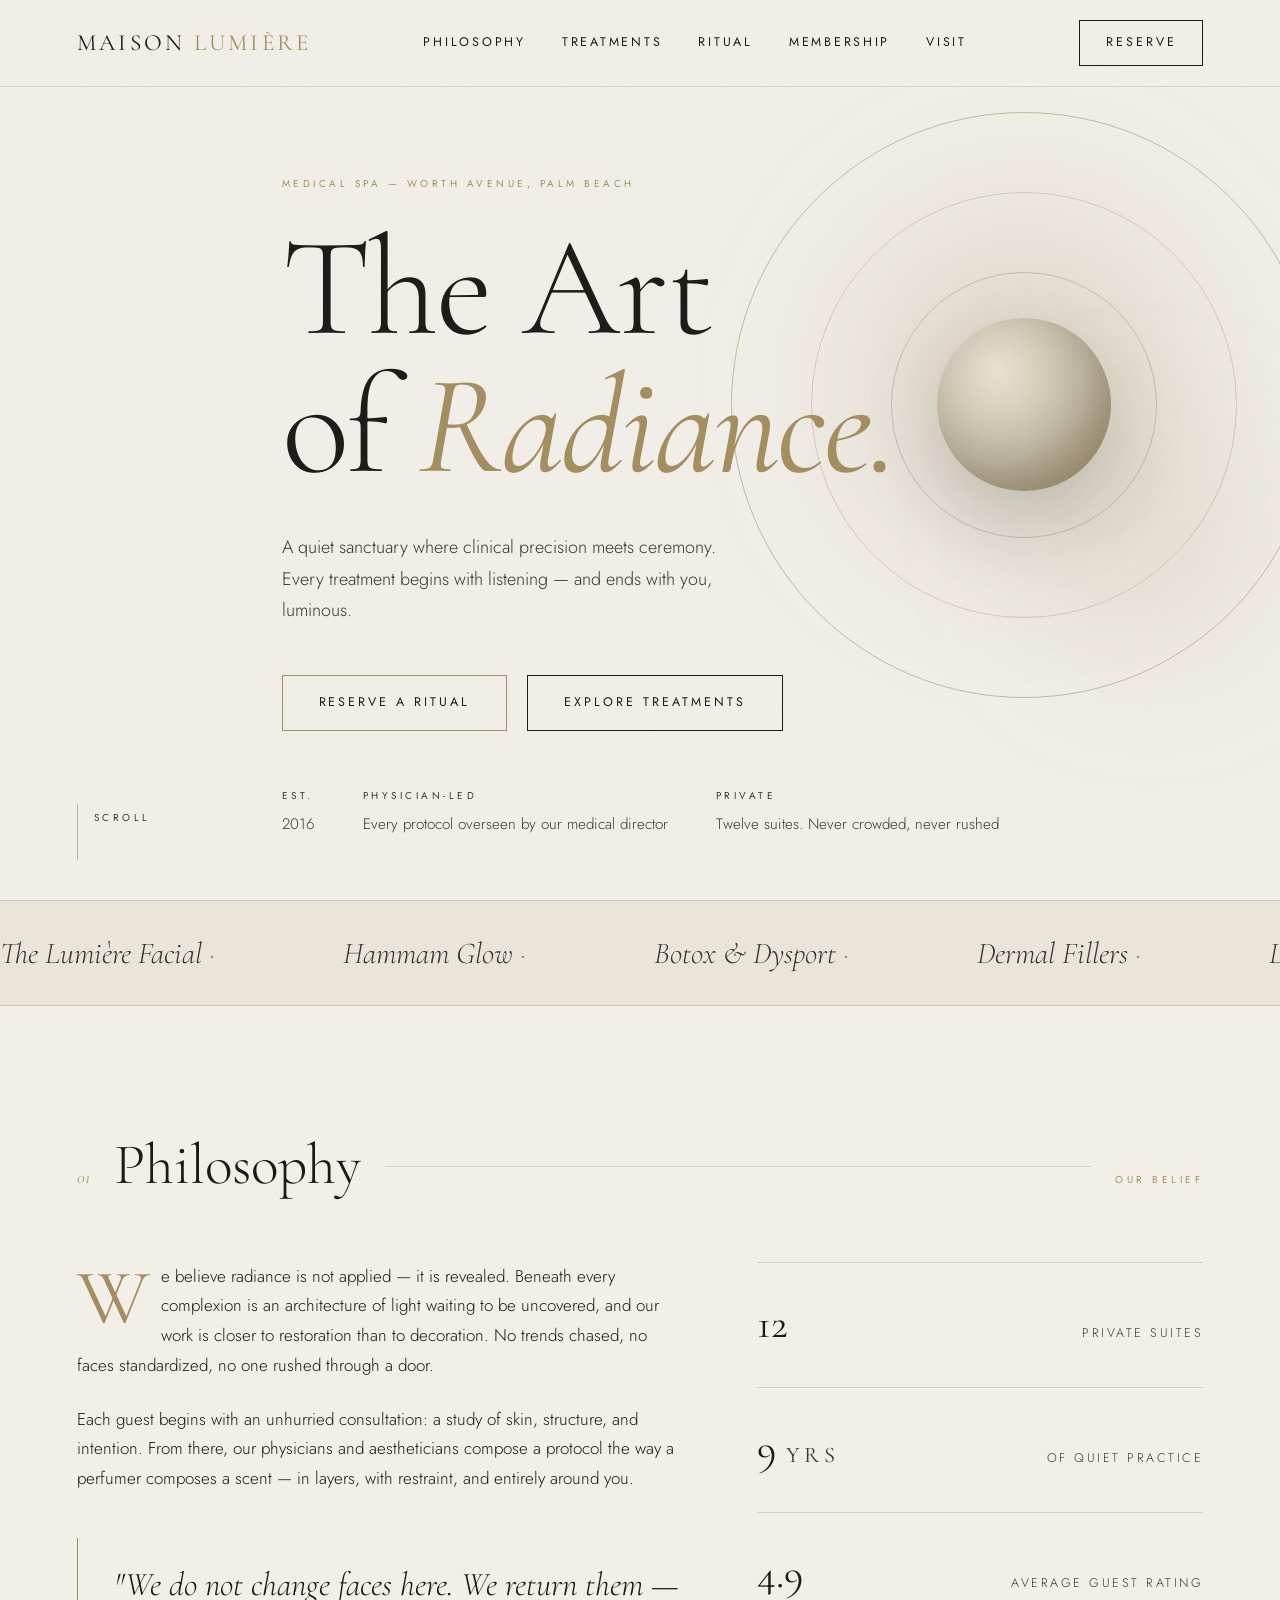
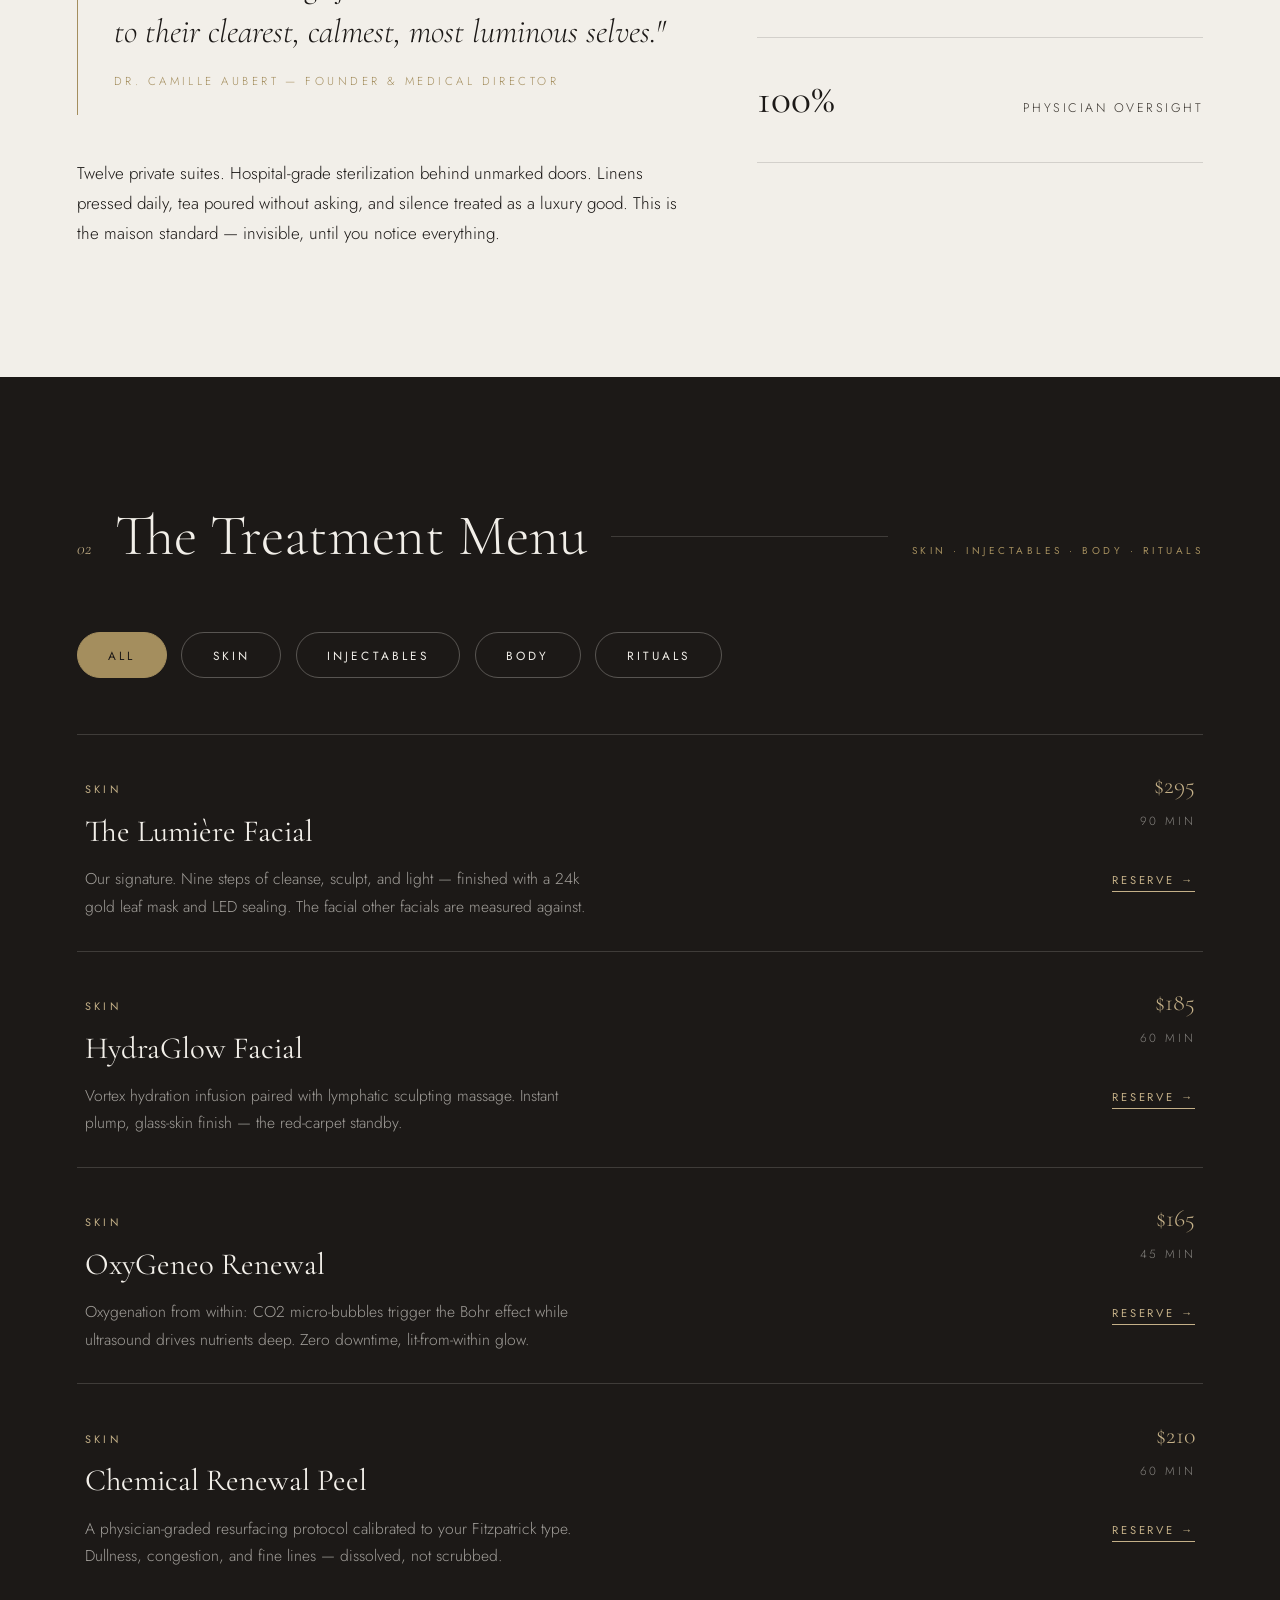
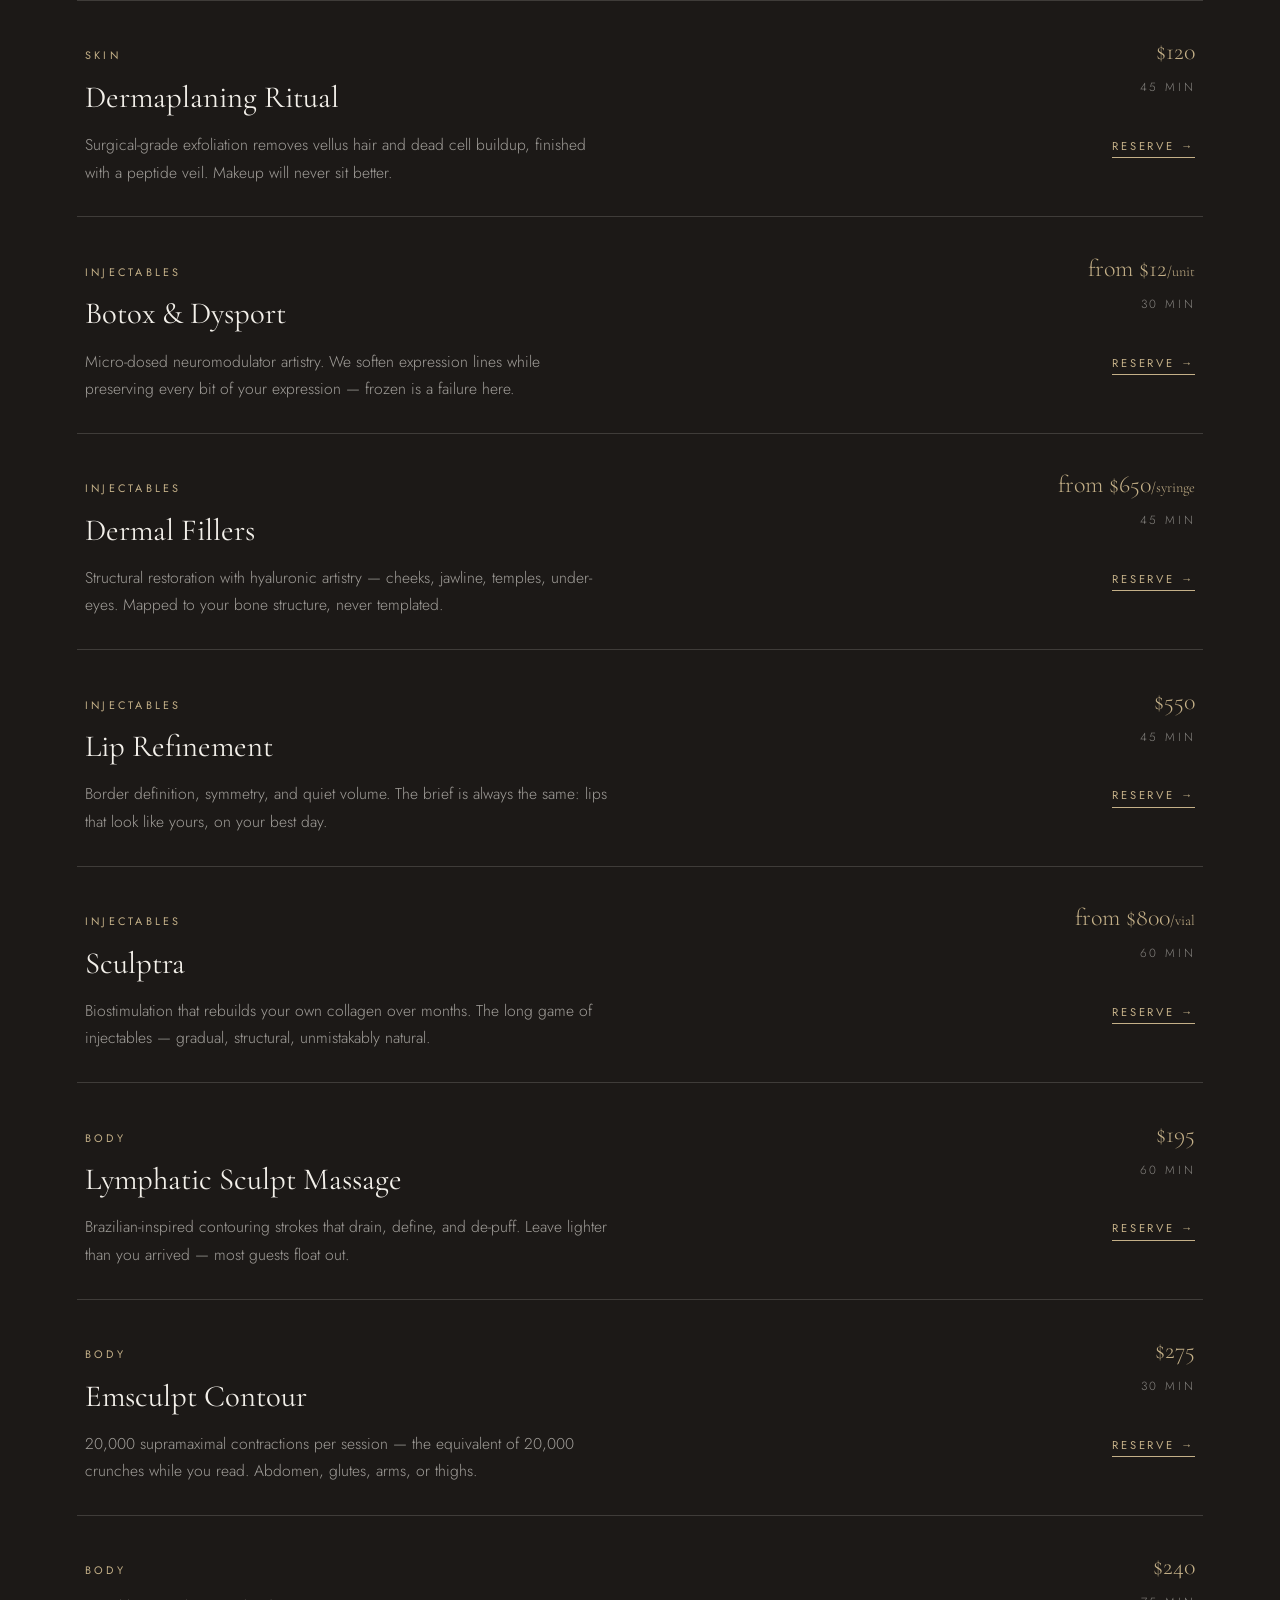
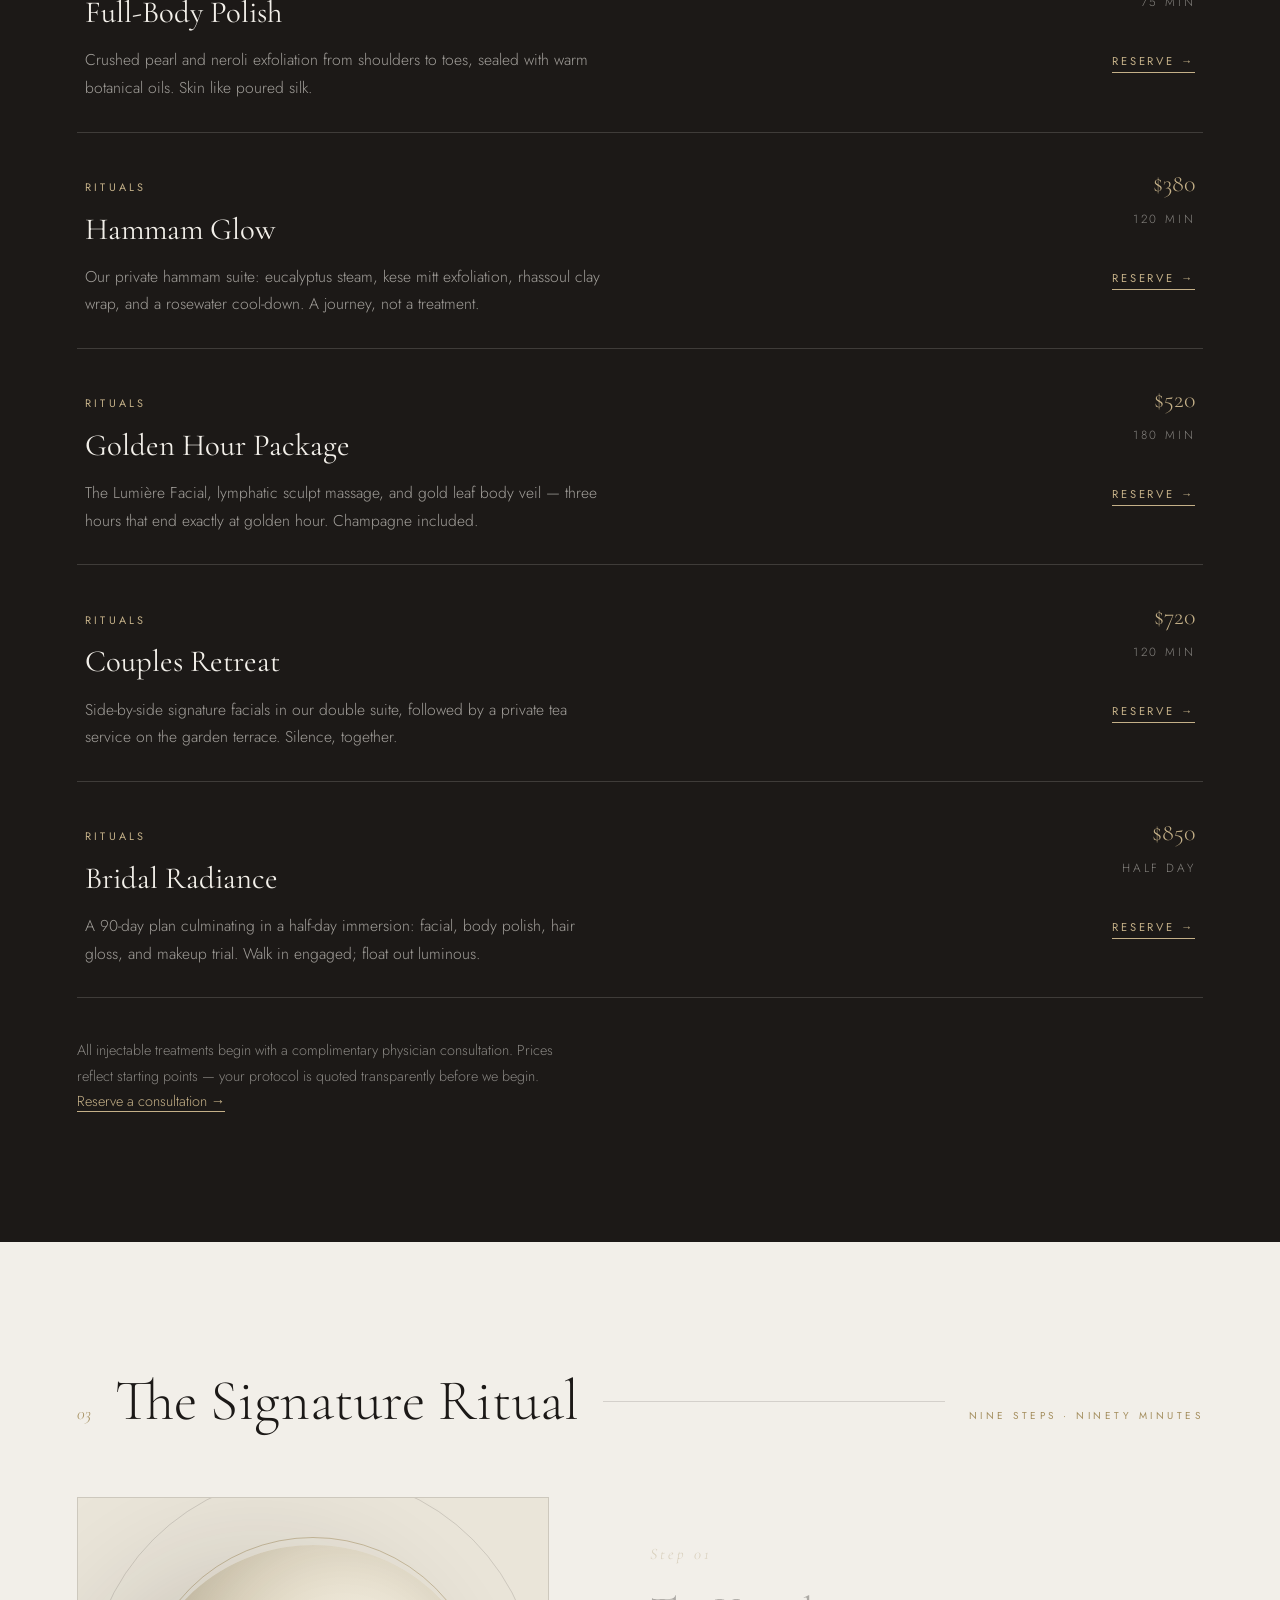
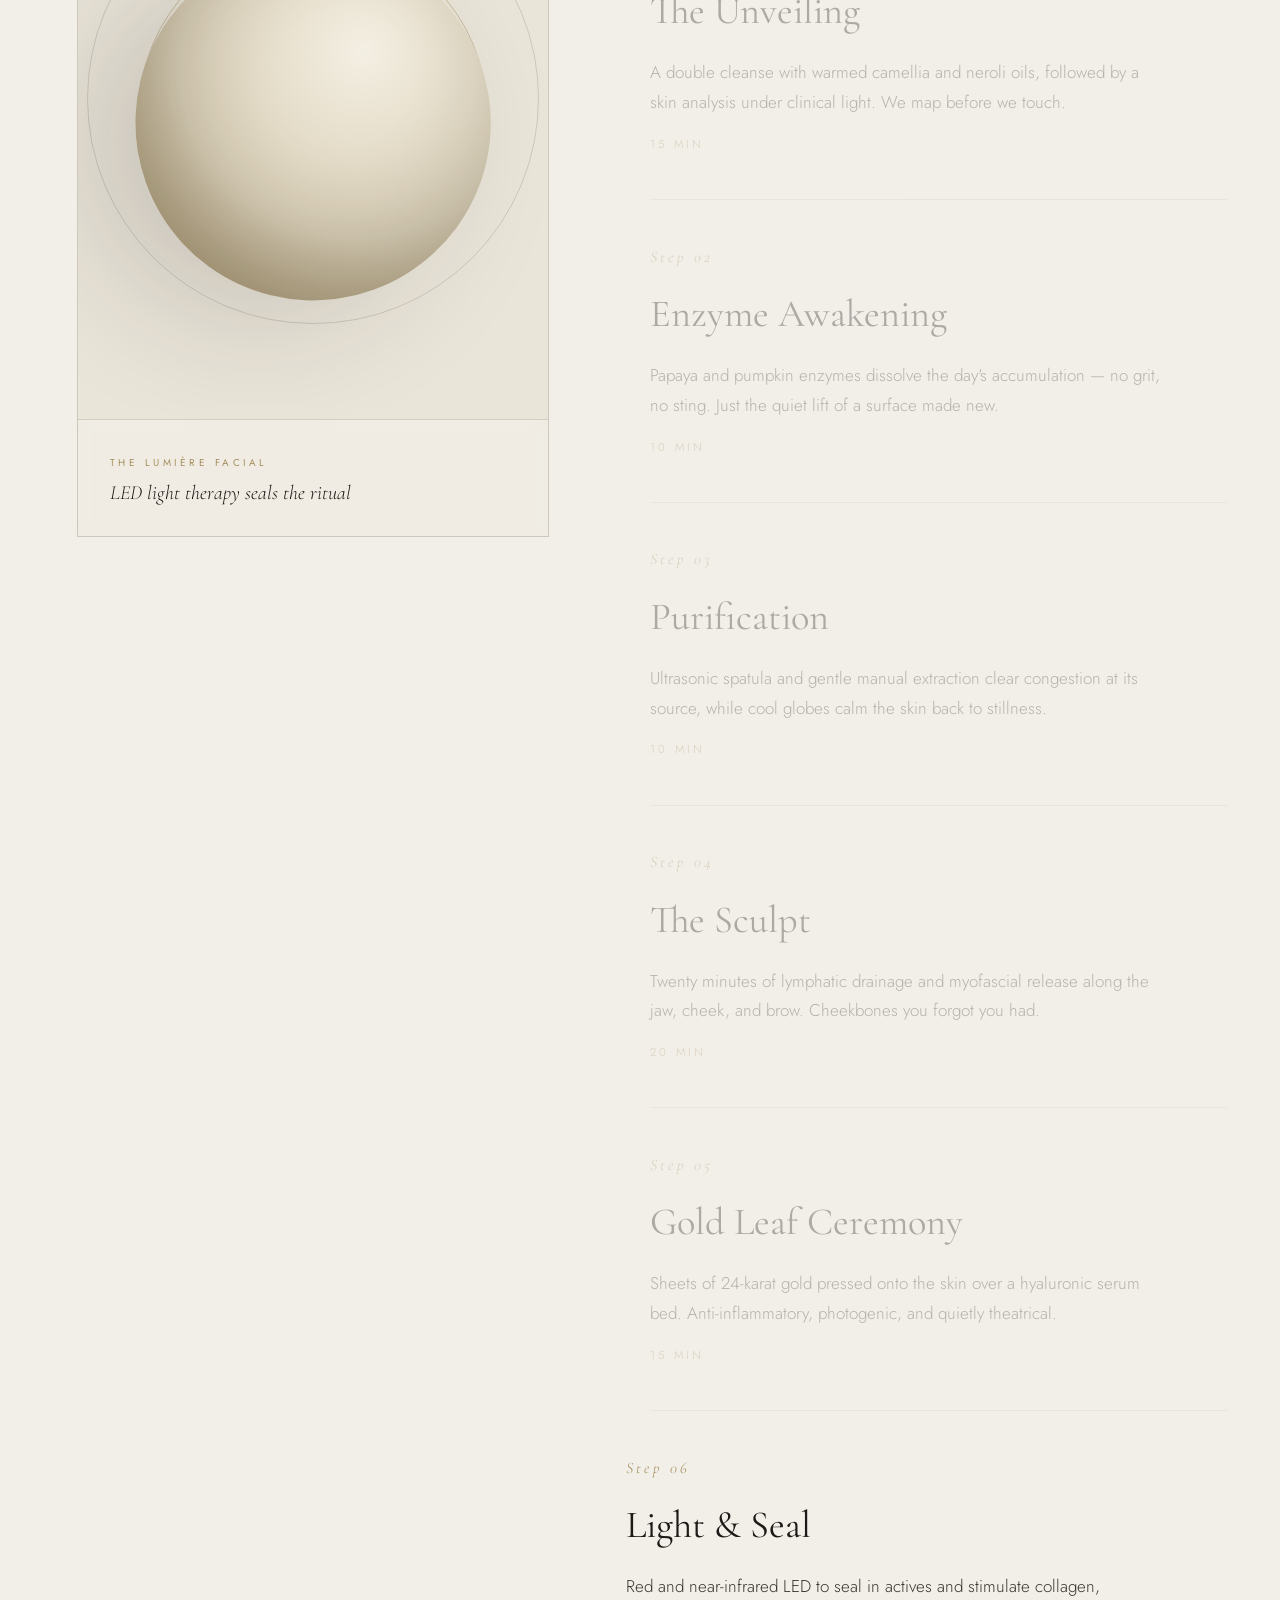
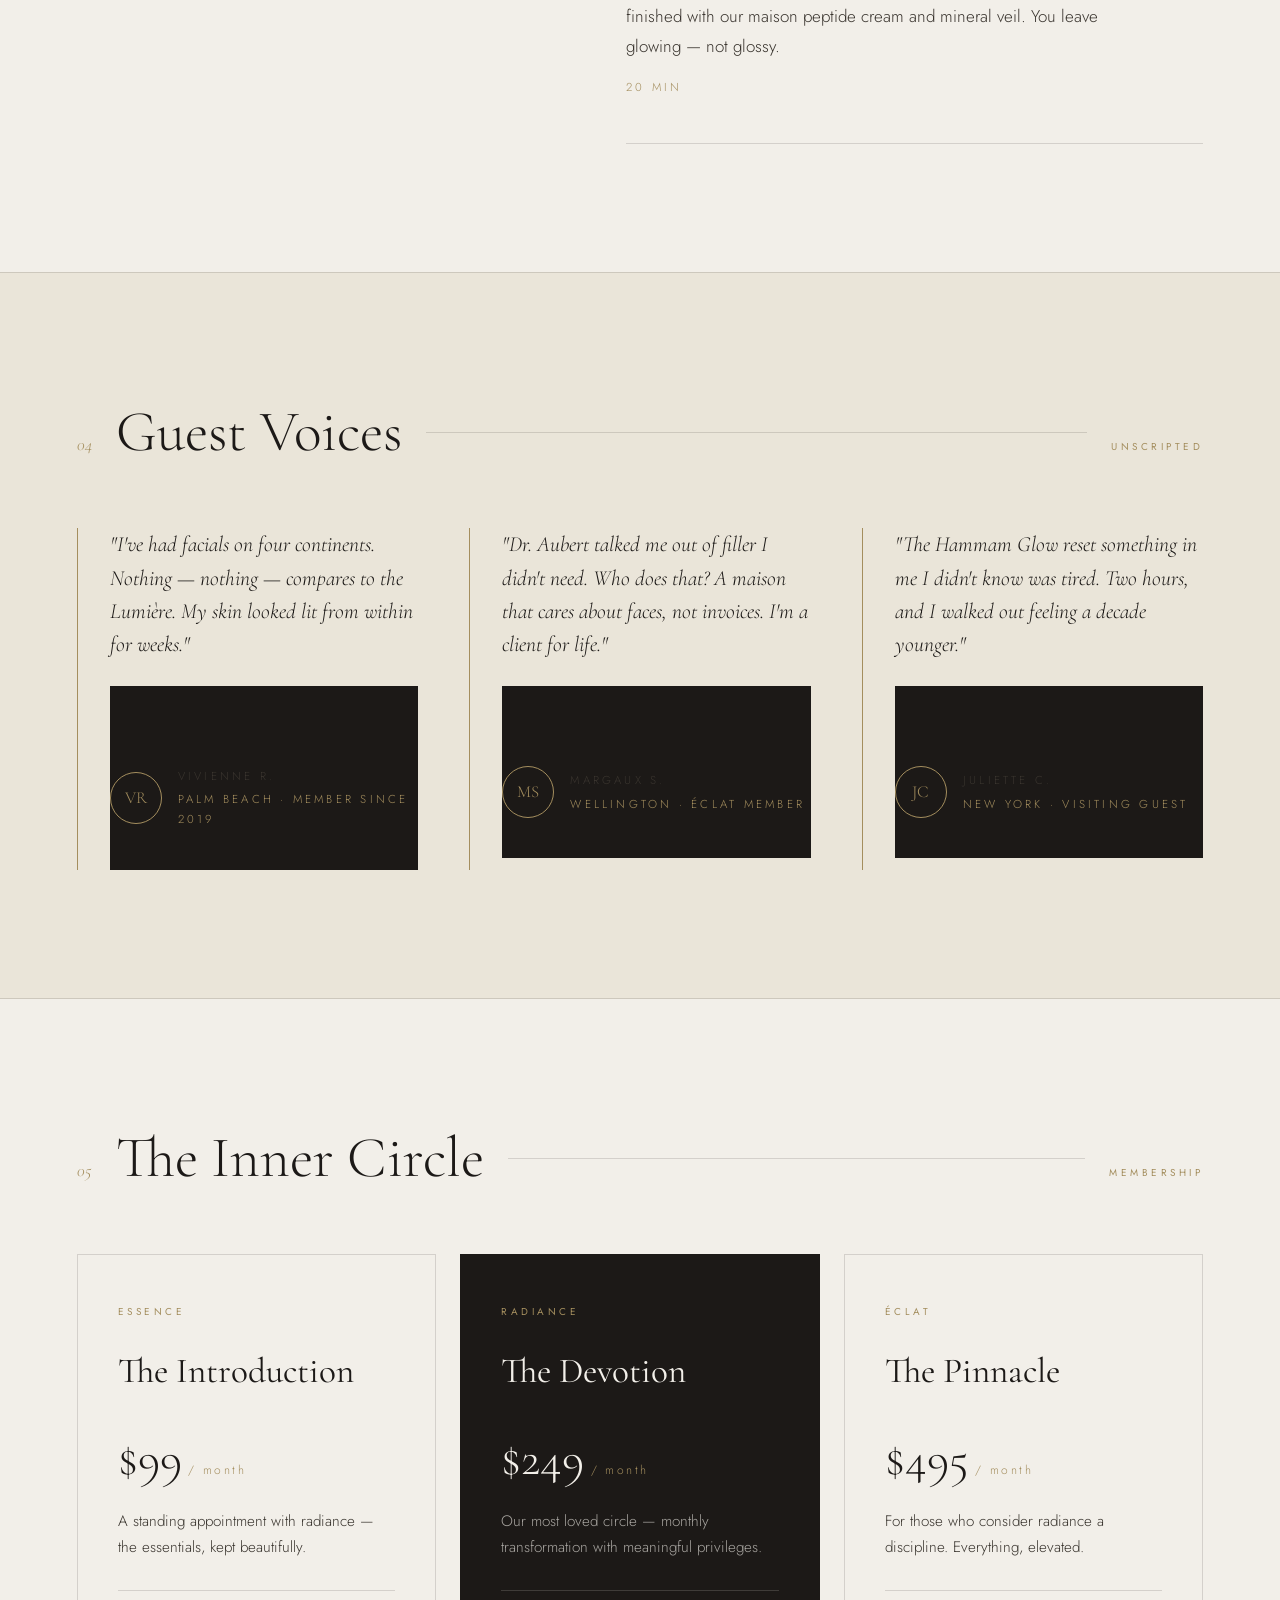
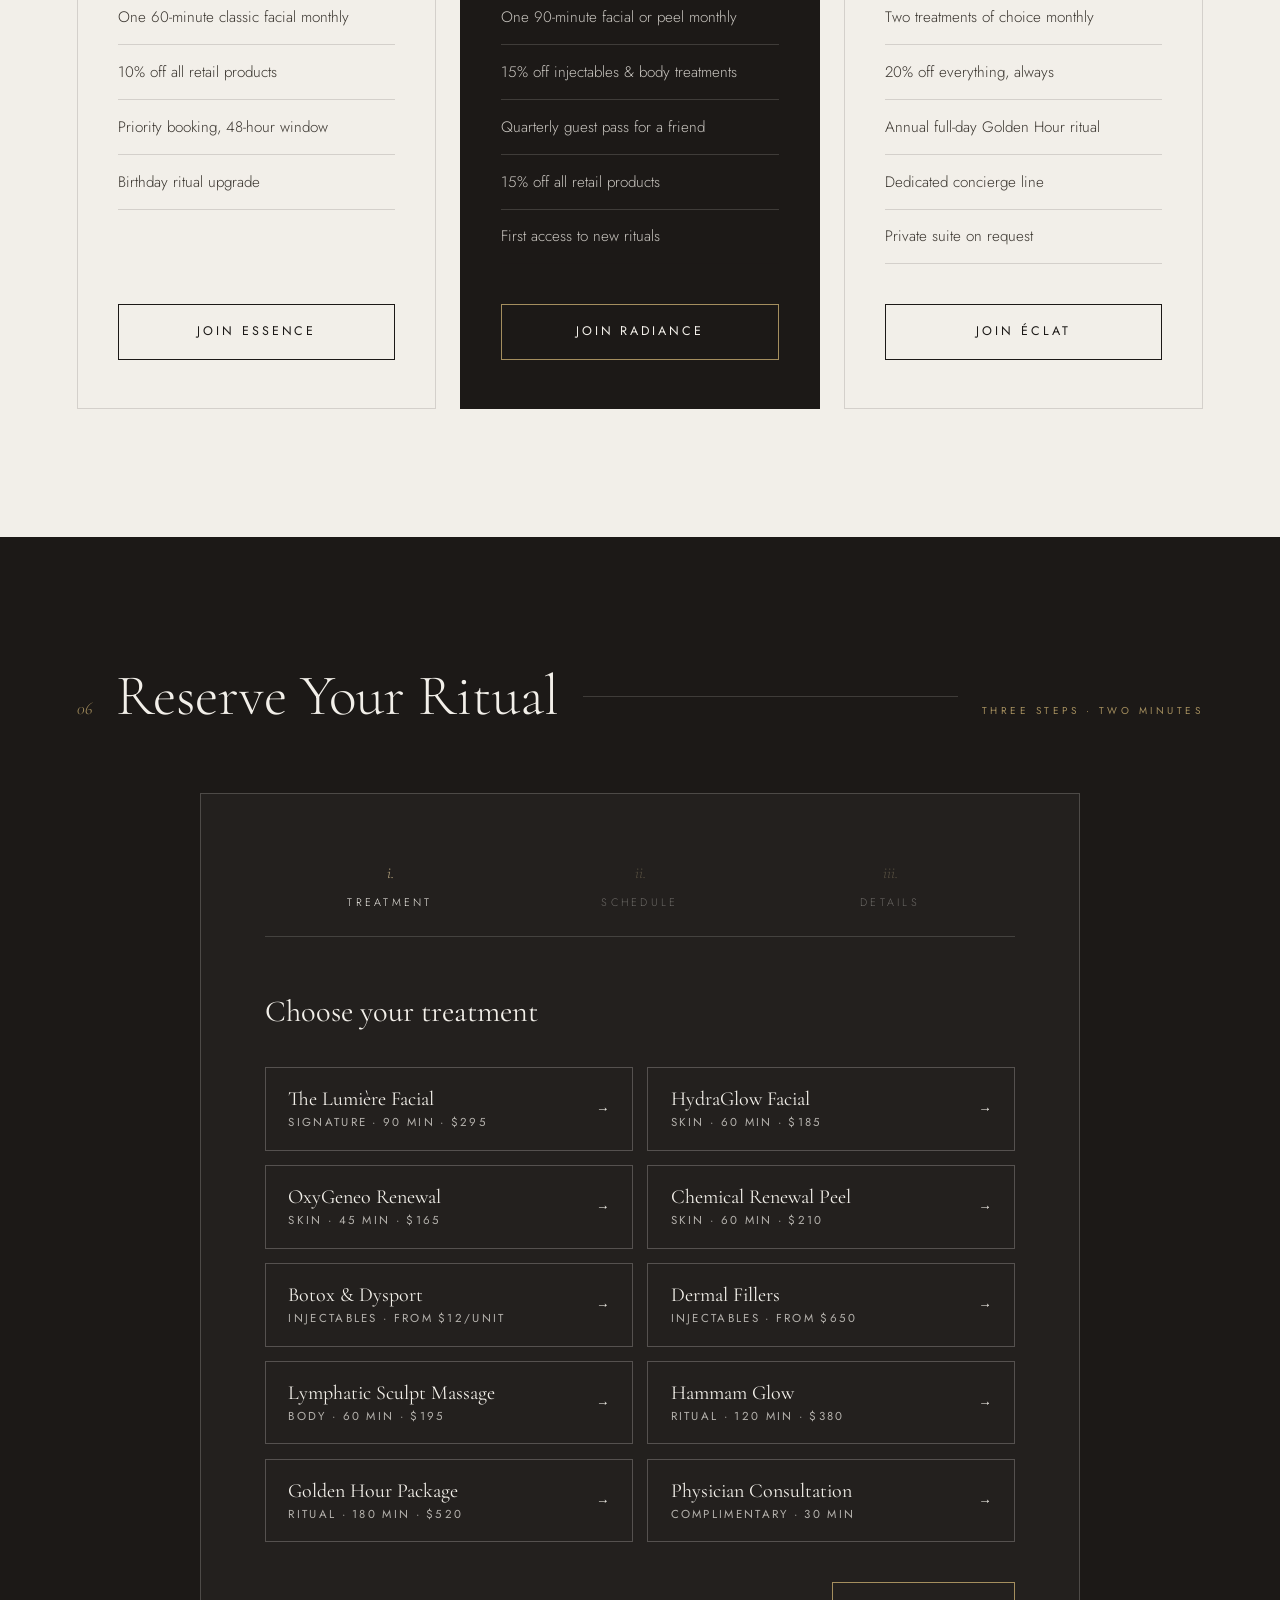
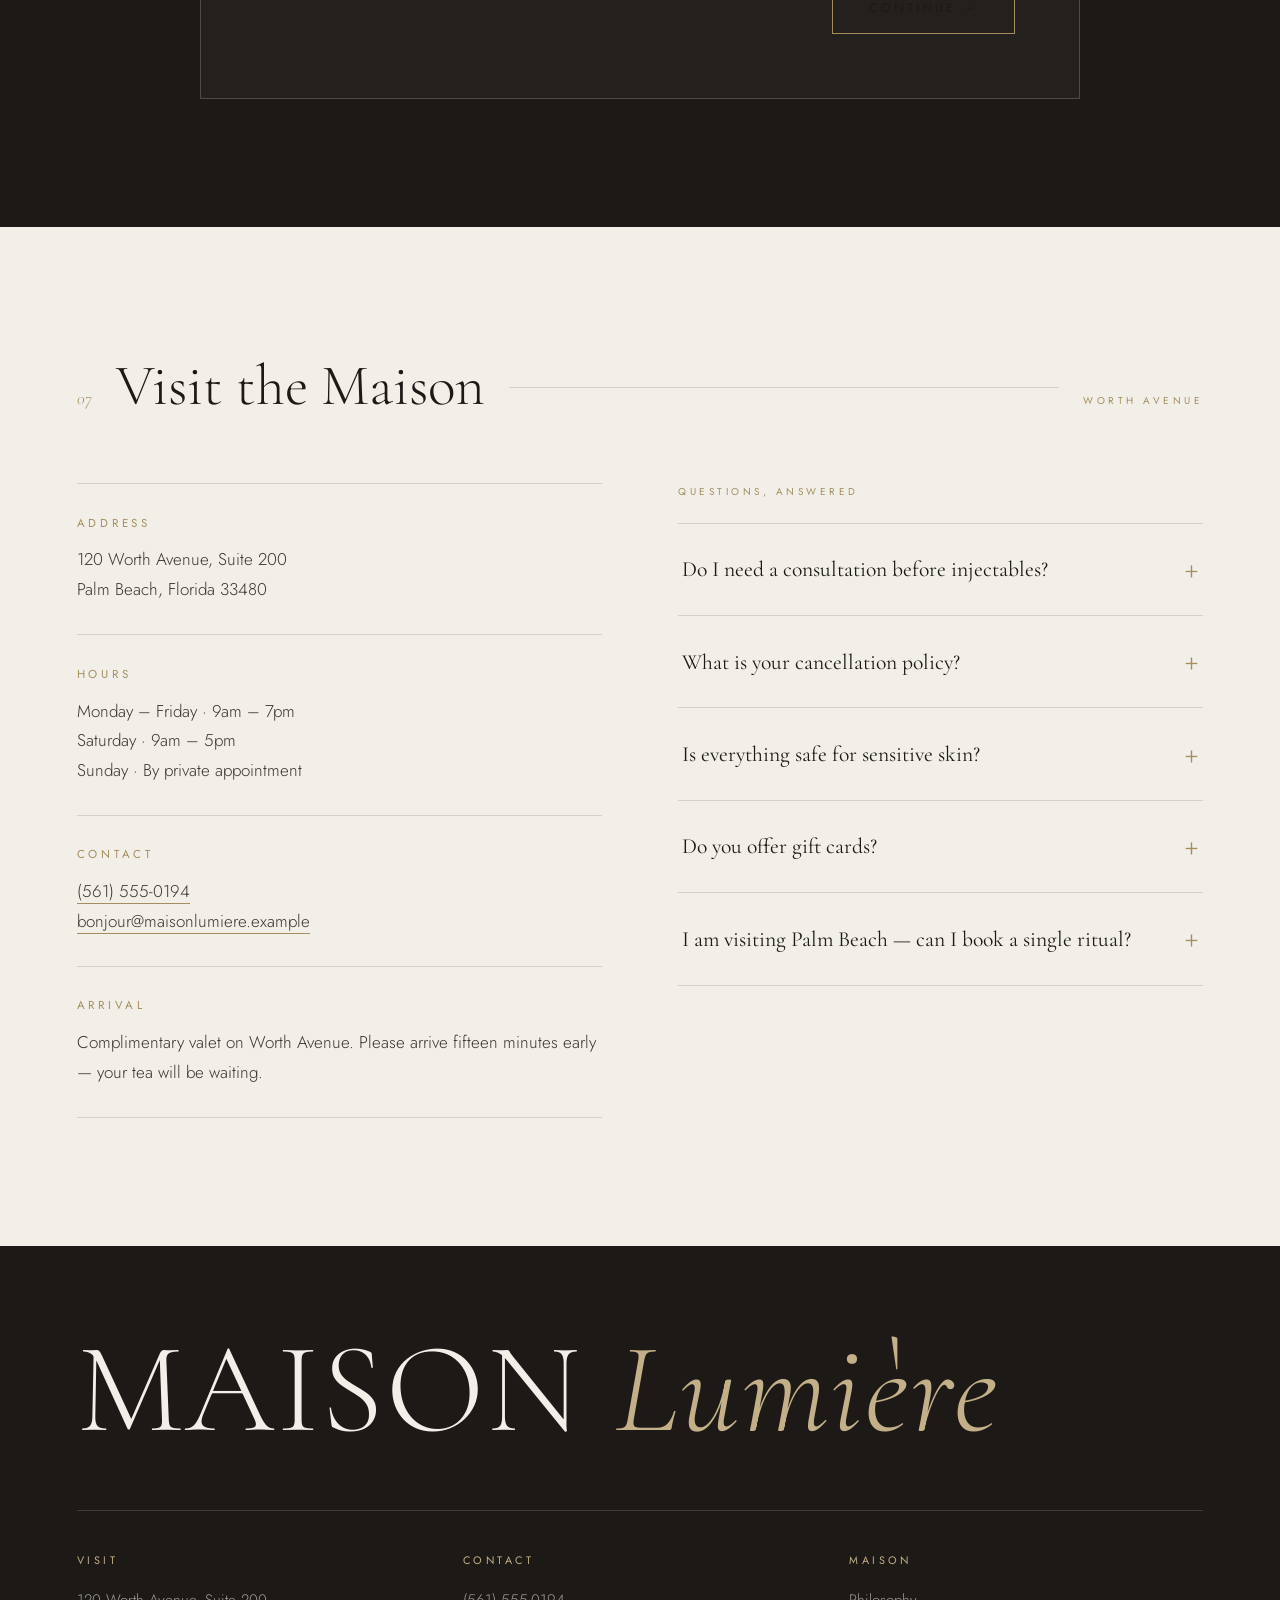
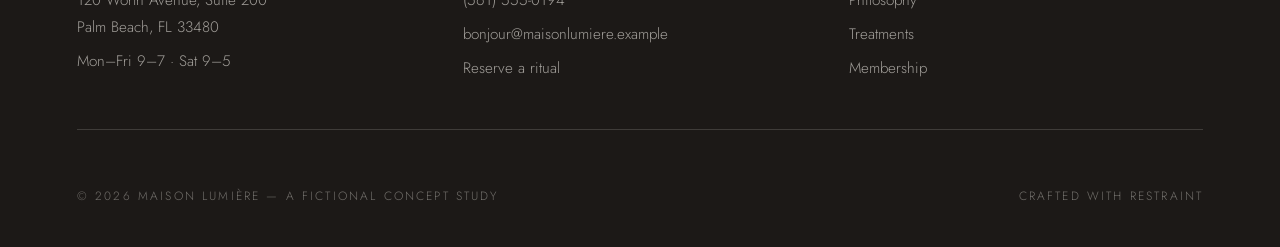
<file: work/maison-lumiere/index.html>
<!DOCTYPE html>
<html lang="en">
<head>
<meta charset="UTF-8">
<meta name="viewport" content="width=device-width, initial-scale=1.0">
<title>Maison Lumière — The Art of Radiance | Luxury Med Spa, Palm Beach</title>
<meta name="description" content="Maison Lumière is a luxury medical spa on Worth Avenue, Palm Beach. Skin, injectables, body rituals — quiet, confident, uncompromising.">
<link rel="preconnect" href="https://fonts.googleapis.com">
<link rel="preconnect" href="https://fonts.gstatic.com" crossorigin>
<link href="https://fonts.googleapis.com/css2?family=Cormorant+Garamond:ital,wght@0,300;0,400;0,500;1,300;1,400&family=Jost:wght@300;400;500&display=swap" rel="stylesheet">
<style>
/* ============ TOKENS ============ */
:root{
  --parchment:#F2EFE9;
  --parchment-deep:#EAE5D9;
  --espresso:#1c1917;
  --espresso-soft:#3a352f;
  --gold:#a48e5e;
  --gold-soft:#c4b088;
  --hairline:rgba(28,25,23,.14);
  --hairline-strong:rgba(28,25,23,.28);
  --serif:"Cormorant Garamond",Georgia,serif;
  --sans:"Jost",Helvetica,Arial,sans-serif;
  --gutter:clamp(1.5rem,6vw,6rem);
  --ease:cubic-bezier(.22,1,.36,1);
}
/* ============ RESET / BASE ============ */
*,*::before,*::after{margin:0;padding:0;box-sizing:border-box}
html{scroll-behavior:smooth}
html.reduced-motion{scroll-behavior:auto}
body{
  background:var(--parchment);
  color:var(--espresso);
  font-family:var(--sans);
  font-weight:300;
  font-size:1.0625rem;
  line-height:1.75;
  -webkit-font-smoothing:antialiased;
  overflow-x:hidden;
}
::selection{background:var(--gold);color:var(--parchment)}
img{max-width:100%;display:block}
a{color:inherit;text-decoration:none}
button{font-family:inherit;cursor:pointer;background:none;border:none;color:inherit}
/* film grain */
body::after{
  content:"";position:fixed;inset:0;pointer-events:none;z-index:2000;opacity:.04;
  background-image:url("data:image/svg+xml,%3Csvg xmlns='http://www.w3.org/2000/svg' width='160' height='160'%3E%3Cfilter id='n'%3E%3CfeTurbulence type='fractalNoise' baseFrequency='0.9' numOctaves='2'/%3E%3C/filter%3E%3Crect width='160' height='160' filter='url(%23n)' opacity='1'/%3E%3C/svg%3E");
}
/* ============ TYPOGRAPHIC UTILITIES ============ */
.display{font-family:var(--serif);font-weight:300;line-height:1.02;letter-spacing:-.01em}
.display em{font-style:italic;font-weight:400;color:var(--gold)}
.label{
  font-family:var(--sans);font-weight:400;font-size:10px;letter-spacing:.35em;
  text-transform:uppercase;color:var(--gold);
}
.label-dark{color:var(--espresso-soft)}
.rule{height:1px;background:var(--hairline);border:0}
.wrap{max-width:1400px;margin:0 auto;padding-left:var(--gutter);padding-right:var(--gutter)}
.section{padding:clamp(5rem,10vw,9rem) 0}
.sec-head{display:flex;align-items:baseline;gap:1.5rem;margin-bottom:clamp(2.5rem,5vw,4.5rem)}
.sec-head .num{font-family:var(--serif);font-style:italic;font-size:1.1rem;color:var(--gold)}
.sec-head h2{font-family:var(--serif);font-weight:300;font-size:clamp(2.2rem,4.5vw,3.6rem);line-height:1.1}
.sec-head .rule{flex:1;align-self:center}
/* reveal on scroll */
.reveal{opacity:0;transform:translateY(36px);transition:opacity 1s var(--ease),transform 1s var(--ease)}
.reveal.in{opacity:1;transform:none}
.reveal-d1{transition-delay:.12s}.reveal-d2{transition-delay:.24s}.reveal-d3{transition-delay:.36s}
/* ============ NAV ============ */
.nav{
  position:fixed;top:0;left:0;right:0;z-index:1000;
  display:flex;align-items:center;justify-content:space-between;
  padding:1.25rem var(--gutter);
  border-bottom:1px solid var(--hairline);
  background:rgba(242,239,233,.82);backdrop-filter:blur(14px);-webkit-backdrop-filter:blur(14px);
  transition:padding .4s var(--ease);
}
.nav.scrolled{padding:.85rem var(--gutter)}
.wordmark{font-family:var(--serif);font-size:1.45rem;letter-spacing:.14em;font-weight:400}
.wordmark span{color:var(--gold)}
.nav-links{display:flex;gap:2.25rem;align-items:center}
.nav-links a{font-size:.78rem;letter-spacing:.22em;text-transform:uppercase;font-weight:400;position:relative;padding:.25rem 0}
.nav-links a::after{content:"";position:absolute;left:0;bottom:0;height:1px;width:0;background:var(--gold);transition:width .4s var(--ease)}
.nav-links a:hover::after{width:100%}
.btn{
  display:inline-flex;align-items:center;justify-content:center;gap:.75rem;
  font-family:var(--sans);font-weight:400;font-size:.78rem;letter-spacing:.24em;text-transform:uppercase;
  padding:1rem 2.25rem;border:1px solid var(--espresso);color:var(--espresso);
  transition:background .45s var(--ease),color .45s var(--ease),border-color .45s;
}
.btn:hover{background:var(--espresso);color:var(--parchment)}
.btn-gold{border-color:var(--gold);color:var(--espresso)}
.btn-gold:hover{background:var(--gold);border-color:var(--gold);color:var(--parchment)}
.btn-sm{padding:.7rem 1.6rem}
/* ============ HERO ============ */
.hero{min-height:100svh;display:flex;flex-direction:column;justify-content:center;position:relative;padding-top:7rem;overflow:hidden}
.hero-inner{position:relative;z-index:2}
.hero .label{margin-bottom:1.75rem;display:block}
.hero h1{
  font-family:var(--serif);font-weight:300;
  font-size:clamp(4rem,11vw,10rem);line-height:.98;letter-spacing:-.015em;
  max-width:12ch;
}
.hero h1 em{font-style:italic;font-weight:400;color:var(--gold)}
.hero-sub{max-width:44ch;margin-top:2.25rem;font-size:1.125rem;color:var(--espresso-soft)}
.hero-cta{margin-top:3rem;display:flex;gap:1.25rem;flex-wrap:wrap;align-items:center}
.hero-note{margin-top:3.5rem;display:flex;gap:3rem;flex-wrap:wrap}
.hero-note div .label{margin-bottom:.4rem}
.hero-note div p{font-size:.95rem;color:var(--espresso-soft)}
/* hero visual — pure CSS composition */
.hero-visual{position:absolute;top:8%;right:-6%;width:min(52vw,720px);aspect-ratio:1;z-index:1;pointer-events:none}
.wash{position:absolute;border-radius:50%;filter:blur(70px)}
.wash-1{width:70%;height:70%;left:15%;top:12%;background:radial-gradient(circle,rgba(164,142,94,.34),transparent 70%)}
.wash-2{width:46%;height:46%;right:8%;bottom:6%;background:radial-gradient(circle,rgba(164,142,94,.22),transparent 70%)}
.arc{position:absolute;border:1px solid rgba(164,142,94,.55);border-radius:50%}
.arc-1{width:88%;height:88%;left:6%;top:6%}
.arc-2{width:64%;height:64%;left:18%;top:18%;border-color:rgba(164,142,94,.35)}
.arc-3{width:40%;height:40%;left:30%;top:30%;border-color:rgba(28,25,23,.18)}
.orb{
  position:absolute;width:26%;height:26%;left:37%;top:37%;border-radius:50%;
  background:radial-gradient(circle at 34% 30%,#e9e2d2,#c9bfa8 55%,#a48e5e 100%);
  box-shadow:0 30px 80px rgba(28,25,23,.18),inset -18px -24px 60px rgba(28,25,23,.22);
}
.scroll-cue{position:absolute;bottom:2.5rem;left:var(--gutter);display:flex;align-items:center;gap:1rem;z-index:2}
.scroll-cue .line{width:1px;height:56px;background:var(--hairline-strong);position:relative;overflow:hidden}
.scroll-cue .line::after{content:"";position:absolute;top:-40%;left:0;width:100%;height:40%;background:var(--gold);animation:cue 2.4s var(--ease) infinite}
@keyframes cue{to{top:110%}}
/* ============ MARQUEE ============ */
.marquee{border-top:1px solid var(--hairline);border-bottom:1px solid var(--hairline);overflow:hidden;padding:1.6rem 0;background:var(--parchment-deep)}
.marquee-track{display:flex;gap:4rem;width:max-content;animation:marq 46s linear infinite}
.marquee:hover .marquee-track{animation-play-state:paused}
.marquee-track span{font-family:var(--serif);font-style:italic;font-size:1.9rem;font-weight:300;white-space:nowrap;color:var(--espresso-soft)}
.marquee-track span i{font-style:normal;color:var(--gold);margin-right:4rem}
@keyframes marq{to{transform:translateX(-50%)}}
/* ============ PHILOSOPHY ============ */
.philo-grid{display:grid;grid-template-columns:1.15fr .85fr;gap:clamp(2.5rem,6vw,6rem);align-items:start}
.dropcap::first-letter{
  font-family:var(--serif);font-size:4.6em;float:left;line-height:.82;
  padding:.06em .14em 0 0;color:var(--gold);font-weight:400;
}
.philo-copy p+p{margin-top:1.5rem}
.pull{border-left:1px solid var(--gold);padding:1.5rem 0 1.5rem 2.25rem;margin:2.75rem 0}
.pull p{font-family:var(--serif);font-style:italic;font-size:clamp(1.5rem,2.6vw,2.1rem);line-height:1.4;font-weight:300}
.pull cite{display:block;margin-top:1rem;font-style:normal;font-family:var(--sans);font-size:.72rem;letter-spacing:.3em;text-transform:uppercase;color:var(--gold)}
.philo-side{position:sticky;top:8rem}
.stat{border-top:1px solid var(--hairline);padding:1.6rem 0;display:flex;justify-content:space-between;align-items:baseline}
.stat:last-child{border-bottom:1px solid var(--hairline)}
.stat b{font-family:var(--serif);font-weight:400;font-size:2.6rem;color:var(--espresso)}
.stat span{font-size:.78rem;letter-spacing:.2em;text-transform:uppercase;color:var(--espresso-soft)}
</style>

<style>
/* ============ TREATMENT MENU ============ */
.menu-sec{background:var(--espresso);color:var(--parchment);position:relative}
.menu-sec .sec-head h2{color:var(--parchment)}
.menu-sec .rule{background:rgba(242,239,233,.16)}
.menu-sec .num{color:var(--gold-soft)}
.chips{display:flex;gap:.9rem;flex-wrap:wrap;margin-bottom:3.5rem}
.chip{
  font-size:.74rem;letter-spacing:.26em;text-transform:uppercase;font-weight:400;
  padding:.85rem 1.9rem;border:1px solid rgba(242,239,233,.28);color:var(--parchment);
  border-radius:999px;transition:all .4s var(--ease);
}
.chip:hover{border-color:var(--gold)}
.chip.active{background:var(--gold);border-color:var(--gold);color:var(--espresso)}
.menu-list{border-top:1px solid rgba(242,239,233,.16)}
.treatment{
  display:grid;grid-template-columns:1fr auto;gap:.4rem 2rem;align-items:baseline;
  padding:1.9rem .5rem;border-bottom:1px solid rgba(242,239,233,.16);
  transition:opacity .5s var(--ease),transform .5s var(--ease),background .4s;
}
.treatment:hover{background:rgba(164,142,94,.06)}
.treatment.hide{display:none}
.treatment.fade{opacity:0;transform:translateY(14px)}
.treatment .t-name{font-family:var(--serif);font-size:clamp(1.4rem,2.4vw,2rem);font-weight:400}
.treatment .t-name small{display:block;font-family:var(--sans);font-size:.68rem;letter-spacing:.3em;text-transform:uppercase;color:var(--gold-soft);margin-bottom:.35rem;font-weight:400}
.treatment .t-desc{grid-column:1;color:rgba(242,239,233,.62);max-width:58ch;font-size:.98rem}
.treatment .t-meta{grid-column:2;grid-row:1;text-align:right;white-space:nowrap}
.treatment .t-price{font-family:var(--serif);font-size:1.5rem;color:var(--gold-soft)}
.treatment .t-dur{display:block;font-size:.74rem;letter-spacing:.22em;text-transform:uppercase;color:rgba(242,239,233,.5);margin-top:.25rem}
.treatment .t-book{
  grid-column:2;grid-row:2;justify-self:end;font-size:.7rem;letter-spacing:.26em;text-transform:uppercase;
  color:var(--gold-soft);border-bottom:1px solid var(--gold-soft);padding-bottom:.2rem;transition:color .3s,border-color .3s;
}
.treatment .t-book:hover{color:var(--parchment);border-color:var(--parchment)}
.menu-note{margin-top:2.5rem;color:rgba(242,239,233,.5);font-size:.9rem;max-width:62ch}
.menu-note a{color:var(--gold-soft);border-bottom:1px solid var(--gold-soft)}
/* ============ RITUAL SPOTLIGHT ============ */
.ritual-grid{display:grid;grid-template-columns:.9fr 1.1fr;gap:clamp(2.5rem,6vw,6rem);align-items:start}
.ritual-visual{position:sticky;top:7rem;height:min(78vh,640px);border:1px solid var(--hairline);overflow:hidden;background:var(--parchment-deep)}
.rv-scene{position:absolute;inset:0}
.rv-orb{
  position:absolute;width:52%;aspect-ratio:1;left:24%;top:16%;border-radius:50%;
  background:radial-gradient(circle at 36% 30%,#f4efe3,#d9cfb6 55%,#a48e5e 100%);
  box-shadow:0 40px 90px rgba(28,25,23,.16),inset -22px -30px 70px rgba(28,25,23,.2);
  transition:transform 1.2s var(--ease);
}
.rv-ring{position:absolute;border:1px solid rgba(164,142,94,.5);border-radius:50%;transition:transform 1.2s var(--ease)}
.rv-ring.r1{width:74%;aspect-ratio:1;left:13%;top:6%}
.rv-ring.r2{width:96%;aspect-ratio:1;left:2%;top:-4%;border-color:rgba(28,25,23,.14)}
.rv-caption{position:absolute;bottom:0;left:0;right:0;padding:1.6rem 2rem;border-top:1px solid var(--hairline);background:rgba(242,239,233,.7);backdrop-filter:blur(6px)}
.rv-caption .label{margin-bottom:.3rem}
.rv-caption p{font-family:var(--serif);font-style:italic;font-size:1.25rem}
.step{padding:2.6rem 0;border-bottom:1px solid var(--hairline);opacity:.32;transform:translateX(24px);transition:opacity .7s var(--ease),transform .7s var(--ease)}
.step.lit{opacity:1;transform:none}
.step .s-num{font-family:var(--serif);font-style:italic;color:var(--gold);font-size:1rem;letter-spacing:.2em}
.step h3{font-family:var(--serif);font-weight:400;font-size:clamp(1.7rem,3vw,2.4rem);margin:.6rem 0 .8rem}
.step p{color:var(--espresso-soft);max-width:52ch}
.step .s-time{display:inline-block;margin-top:1rem;font-size:.72rem;letter-spacing:.28em;text-transform:uppercase;color:var(--gold)}
/* ============ TESTIMONIALS ============ */
.testi-sec{background:var(--parchment-deep);border-top:1px solid var(--hairline);border-bottom:1px solid var(--hairline)}
.testi-grid{display:grid;grid-template-columns:repeat(3,1fr);gap:clamp(2rem,4vw,4rem)}
.testi{padding:0 0 0 2rem;border-left:1px solid var(--gold)}
.testi blockquote{font-family:var(--serif);font-style:italic;font-size:1.35rem;line-height:1.55;font-weight:300}
.testi footer{margin-top:1.5rem;display:flex;align-items:center;gap:1rem}
.initials{
  width:52px;height:52px;border:1px solid var(--gold);border-radius:50%;
  display:flex;align-items:center;justify-content:center;
  font-family:var(--serif);font-size:1.05rem;color:var(--gold);flex-shrink:0;
}
.testi footer div span{display:block;font-size:.72rem;letter-spacing:.28em;text-transform:uppercase;color:var(--espresso-soft)}
.testi footer div span:last-child{color:var(--gold);margin-top:.2rem}
/* ============ MEMBERSHIP ============ */
.tiers{display:grid;grid-template-columns:repeat(3,1fr);gap:1.5rem;align-items:stretch}
.tier{
  border:1px solid var(--hairline);padding:3rem 2.5rem;display:flex;flex-direction:column;
  transition:transform .5s var(--ease),box-shadow .5s var(--ease),border-color .5s;
  background:var(--parchment);
}
.tier:hover{transform:translateY(-8px);box-shadow:0 30px 60px rgba(28,25,23,.1);border-color:var(--gold)}
.tier.featured{background:var(--espresso);color:var(--parchment);border-color:var(--espresso)}
.tier.featured .tier-desc{color:rgba(242,239,233,.65)}
.tier.featured li{color:rgba(242,239,233,.8);border-color:rgba(242,239,233,.16)}
.tier.featured .btn{border-color:var(--gold);color:var(--parchment)}
.tier.featured .btn:hover{background:var(--gold);color:var(--espresso)}
.tier .label{margin-bottom:1.2rem}
.tier h3{font-family:var(--serif);font-weight:400;font-size:2.2rem}
.tier .price{font-family:var(--serif);font-size:3rem;margin:1rem 0 .4rem}
.tier .price small{font-family:var(--sans);font-size:.75rem;letter-spacing:.2em;color:var(--gold)}
.tier-desc{font-size:.95rem;color:var(--espresso-soft);margin-bottom:1.8rem}
.tier ul{list-style:none;margin-bottom:2.5rem;flex:1}
.tier li{padding:.85rem 0;border-top:1px solid var(--hairline);font-size:.95rem;color:var(--espresso-soft)}
.tier li:last-child{border-bottom:1px solid var(--hairline)}
.tier .btn{width:100%}
/* ============ BOOKING ============ */
.book-sec{background:var(--espresso);color:var(--parchment)}
.book-sec .sec-head h2{color:var(--parchment)}
.book-sec .rule{background:rgba(242,239,233,.16)}
.book-shell{max-width:880px;margin:0 auto;border:1px solid rgba(242,239,233,.2);padding:clamp(2rem,5vw,4rem);background:rgba(242,239,233,.03)}
.progress{display:flex;gap:0;margin-bottom:3rem;border-bottom:1px solid rgba(242,239,233,.16);padding-bottom:1.5rem}
.p-step{flex:1;text-align:center;position:relative;opacity:.35;transition:opacity .4s}
.p-step.on{opacity:1}
.p-step .p-num{font-family:var(--serif);font-style:italic;color:var(--gold-soft);font-size:1rem}
.p-step .p-name{display:block;font-size:.68rem;letter-spacing:.3em;text-transform:uppercase;margin-top:.35rem}
.b-step{display:none}
.b-step.on{display:block;animation:stepIn .6s var(--ease)}
@keyframes stepIn{from{opacity:0;transform:translateY(18px)}to{opacity:1;transform:none}}
.b-step h3{font-family:var(--serif);font-weight:400;font-size:1.9rem;margin-bottom:1.8rem}
.opt-grid{display:grid;grid-template-columns:repeat(2,1fr);gap:.9rem}
.opt{
  text-align:left;border:1px solid rgba(242,239,233,.24);padding:1.2rem 1.4rem;color:var(--parchment);
  transition:all .35s var(--ease);display:flex;justify-content:space-between;align-items:center;gap:1rem;
}
.opt:hover{border-color:var(--gold)}
.opt.sel{background:var(--gold);border-color:var(--gold);color:var(--espresso)}
.opt .o-name{font-family:var(--serif);font-size:1.25rem}
.opt .o-sub{display:block;font-family:var(--sans);font-size:.72rem;letter-spacing:.2em;text-transform:uppercase;opacity:.7;margin-top:.2rem}
.chip-row{display:flex;flex-wrap:wrap;gap:.7rem;margin-bottom:1.6rem}
.day-chip,.time-chip{
  font-size:.8rem;letter-spacing:.14em;padding:.8rem 1.3rem;border:1px solid rgba(242,239,233,.24);
  color:var(--parchment);transition:all .3s var(--ease);text-transform:uppercase;
}
.day-chip small{display:block;font-size:.62rem;opacity:.6;letter-spacing:.24em}
.day-chip:hover,.time-chip:hover{border-color:var(--gold)}
.day-chip.sel,.time-chip.sel{background:var(--parchment);color:var(--espresso);border-color:var(--parchment)}
.b-label{display:block;font-size:.68rem;letter-spacing:.3em;text-transform:uppercase;color:var(--gold-soft);margin:1.8rem 0 .8rem}
.field{margin-bottom:1.4rem}
.field label{display:block;font-size:.68rem;letter-spacing:.3em;text-transform:uppercase;color:var(--gold-soft);margin-bottom:.55rem}
.field input,.field textarea{
  width:100%;background:transparent;border:1px solid rgba(242,239,233,.28);color:var(--parchment);
  font-family:var(--sans);font-weight:300;font-size:1rem;padding:.95rem 1.1rem;transition:border-color .3s;
}
.field input:focus,.field textarea:focus{outline:none;border-color:var(--gold)}
.field-row{display:grid;grid-template-columns:1fr 1fr;gap:1.2rem}
.b-nav{display:flex;justify-content:space-between;margin-top:2.5rem;gap:1rem}
.b-back{font-size:.74rem;letter-spacing:.26em;text-transform:uppercase;color:rgba(242,239,233,.6);border-bottom:1px solid rgba(242,239,233,.3);padding-bottom:.25rem}
.b-back:hover{color:var(--parchment)}
.confirm{text-align:center;padding:2rem 0}
.confirm .seal{
  width:110px;height:110px;margin:0 auto 2rem;border:1px solid var(--gold);border-radius:50%;
  display:flex;align-items:center;justify-content:center;flex-direction:column;
}
.confirm .seal span{font-family:var(--serif);font-style:italic;font-size:2rem;color:var(--gold-soft)}
.confirm h3{font-family:var(--serif);font-weight:400;font-size:2.4rem;margin-bottom:1rem}
.confirm p{color:rgba(242,239,233,.65);max-width:46ch;margin:0 auto 1rem}
.confirm .ref{display:inline-block;margin-top:1rem;font-size:.75rem;letter-spacing:.3em;text-transform:uppercase;color:var(--gold-soft);border:1px solid rgba(164,142,94,.5);padding:.8rem 1.6rem}
.b-error{color:#d98f7e;font-size:.85rem;margin-top:1rem;letter-spacing:.06em;display:none}
.b-error.show{display:block}
/* ============ VISIT / FAQ ============ */
.visit-grid{display:grid;grid-template-columns:1fr 1fr;gap:clamp(2.5rem,6vw,6rem)}
.visit-block{border-top:1px solid var(--hairline);padding:1.8rem 0}
.visit-block:last-child{border-bottom:1px solid var(--hairline)}
.visit-block h4{font-size:.72rem;letter-spacing:.32em;text-transform:uppercase;color:var(--gold);margin-bottom:.8rem;font-weight:400}
.visit-block p{color:var(--espresso-soft)}
.visit-block a{border-bottom:1px solid var(--gold);transition:color .3s}
.visit-block a:hover{color:var(--gold)}
.faq-item{border-top:1px solid var(--hairline)}
.faq-item:last-child{border-bottom:1px solid var(--hairline)}
.faq-q{
  width:100%;display:flex;justify-content:space-between;align-items:center;gap:1.5rem;
  padding:1.7rem .25rem;text-align:left;font-family:var(--serif);font-size:1.35rem;font-weight:400;
}
.faq-q .pm{font-family:var(--sans);font-weight:300;font-size:1.6rem;color:var(--gold);transition:transform .45s var(--ease);flex-shrink:0}
.faq-item.open .faq-q .pm{transform:rotate(45deg)}
.faq-a{max-height:0;overflow:hidden;transition:max-height .6s var(--ease)}
.faq-a p{padding:0 .25rem 1.8rem;color:var(--espresso-soft);max-width:60ch}
/* ============ FOOTER ============ */
footer{background:var(--espresso);color:var(--parchment);padding:5rem 0 2.5rem;overflow:hidden}
.foot-word{font-family:var(--serif);font-weight:300;font-size:clamp(3.4rem,10vw,9rem);line-height:1;letter-spacing:.02em;white-space:nowrap}
.foot-word span{color:var(--gold-soft);font-style:italic}
.foot-grid{display:grid;grid-template-columns:1fr 1fr 1fr;gap:2rem;margin:3.5rem 0;padding:2.5rem 0;border-top:1px solid rgba(242,239,233,.16);border-bottom:1px solid rgba(242,239,233,.16)}
.foot-grid h5{font-size:.68rem;letter-spacing:.32em;text-transform:uppercase;color:var(--gold-soft);margin-bottom:1.1rem;font-weight:400}
.foot-grid p,.foot-grid a{color:rgba(242,239,233,.62);font-size:.95rem;display:block;margin-bottom:.45rem}
.foot-grid a:hover{color:var(--parchment)}
.foot-base{display:flex;justify-content:space-between;gap:1rem;flex-wrap:wrap;font-size:.75rem;letter-spacing:.18em;text-transform:uppercase;color:rgba(242,239,233,.4)}
/* ============ RESPONSIVE ============ */
@media(max-width:1020px){
  .nav-links a{display:none}
  .philo-grid,.ritual-grid,.visit-grid{grid-template-columns:1fr}
  .philo-side{position:static}
  .ritual-visual{position:relative;top:0;height:60vh}
  .testi-grid,.tiers{grid-template-columns:1fr}
  .tier.featured{order:-1}
  .treatment{grid-template-columns:1fr}
  .treatment .t-meta{grid-column:1;grid-row:2;text-align:left;display:flex;gap:1.2rem;align-items:baseline}
  .treatment .t-dur{margin-top:0}
  .treatment .t-book{grid-column:1;grid-row:4;justify-self:start;margin-top:.6rem}
  .treatment .t-desc{grid-row:3}
  .field-row{grid-template-columns:1fr}
  .opt-grid{grid-template-columns:1fr}
  .foot-grid{grid-template-columns:1fr}
}
@media(prefers-reduced-motion:reduce){
  *,*::before,*::after{animation-duration:.001s!important;transition-duration:.001s!important}
  .reveal{opacity:1;transform:none}
  html{scroll-behavior:auto}
}
</style>
</head>
<body>

<!-- ============ NAV ============ -->
<nav class="nav" id="nav">
  <a href="#top" class="wordmark">MAISON <span>LUMIÈRE</span></a>
  <div class="nav-links">
    <a href="#philosophy">Philosophy</a>
    <a href="#menu">Treatments</a>
    <a href="#ritual">Ritual</a>
    <a href="#membership">Membership</a>
    <a href="#visit">Visit</a>
  </div>
  <a href="#booking" class="btn btn-sm">Reserve</a>
</nav>

<!-- ============ HERO ============ -->
<header class="hero" id="top">
  <div class="hero-visual" id="heroVisual" aria-hidden="true">
    <div class="wash wash-1"></div>
    <div class="wash wash-2"></div>
    <div class="arc arc-1"></div>
    <div class="arc arc-2"></div>
    <div class="arc arc-3"></div>
    <div class="orb"></div>
  </div>
  <div class="wrap hero-inner">
    <span class="label reveal">Medical Spa — Worth Avenue, Palm Beach</span>
    <h1 class="reveal reveal-d1">The Art<br>of <em>Radiance.</em></h1>
    <p class="hero-sub reveal reveal-d2">A quiet sanctuary where clinical precision meets ceremony. Every treatment begins with listening — and ends with you, luminous.</p>
    <div class="hero-cta reveal reveal-d3">
      <a href="#booking" class="btn btn-gold">Reserve a Ritual</a>
      <a href="#menu" class="btn">Explore Treatments</a>
    </div>
    <div class="hero-note reveal reveal-d3">
      <div><span class="label label-dark">Est.</span><p>2016</p></div>
      <div><span class="label label-dark">Physician-led</span><p>Every protocol overseen by our medical director</p></div>
      <div><span class="label label-dark">Private</span><p>Twelve suites. Never crowded, never rushed</p></div>
    </div>
  </div>
  <div class="scroll-cue" aria-hidden="true">
    <div class="line"></div>
    <span class="label label-dark">Scroll</span>
  </div>
</header>

<!-- ============ MARQUEE ============ -->
<div class="marquee" aria-hidden="true">
  <div class="marquee-track" id="marqueeTrack">
    <span>The Lumière Facial <i>·</i></span><span>Hammam Glow <i>·</i></span><span>Botox &amp; Dysport <i>·</i></span><span>Dermal Fillers <i>·</i></span><span>Lymphatic Sculpt <i>·</i></span><span>Golden Hour Ritual <i>·</i></span><span>OxyGeneo Renewal <i>·</i></span><span>Bridal Radiance <i>·</i></span>
  </div>
</div>

<!-- ============ 01 PHILOSOPHY ============ -->
<section class="section" id="philosophy">
  <div class="wrap">
    <div class="sec-head reveal">
      <span class="num">01</span><h2>Philosophy</h2><hr class="rule">
      <span class="label">Our Belief</span>
    </div>
    <div class="philo-grid">
      <div class="philo-copy reveal">
        <p class="dropcap">We believe radiance is not applied — it is revealed. Beneath every complexion is an architecture of light waiting to be uncovered, and our work is closer to restoration than to decoration. No trends chased, no faces standardized, no one rushed through a door.</p>
        <p>Each guest begins with an unhurried consultation: a study of skin, structure, and intention. From there, our physicians and aestheticians compose a protocol the way a perfumer composes a scent — in layers, with restraint, and entirely around you.</p>
        <div class="pull">
          <p>"We do not change faces here. We return them — to their clearest, calmest, most luminous selves."</p>
          <cite>Dr. Camille Aubert — Founder &amp; Medical Director</cite>
        </div>
        <p>Twelve private suites. Hospital-grade sterilization behind unmarked doors. Linens pressed daily, tea poured without asking, and silence treated as a luxury good. This is the maison standard — invisible, until you notice everything.</p>
      </div>
      <aside class="philo-side reveal reveal-d1">
        <div class="stat"><b>12</b><span>Private Suites</span></div>
        <div class="stat"><b>9<span style="font-size:1.4rem"> yrs</span></b><span>Of Quiet Practice</span></div>
        <div class="stat"><b>4.9</b><span>Average Guest Rating</span></div>
        <div class="stat"><b>100%</b><span>Physician Oversight</span></div>
      </aside>
    </div>
  </div>
</section>

<!-- ============ 02 TREATMENT MENU ============ -->
<section class="section menu-sec" id="menu">
  <div class="wrap">
    <div class="sec-head reveal">
      <span class="num">02</span><h2>The Treatment Menu</h2><hr class="rule">
      <span class="label">Skin · Injectables · Body · Rituals</span>
    </div>
    <div class="chips reveal" role="tablist" aria-label="Filter treatments">
      <button class="chip active" data-filter="all" role="tab" aria-selected="true">All</button>
      <button class="chip" data-filter="skin" role="tab" aria-selected="false">Skin</button>
      <button class="chip" data-filter="injectables" role="tab" aria-selected="false">Injectables</button>
      <button class="chip" data-filter="body" role="tab" aria-selected="false">Body</button>
      <button class="chip" data-filter="rituals" role="tab" aria-selected="false">Rituals</button>
    </div>
    <div class="menu-list reveal" id="menuList">
      <article class="treatment" data-cat="skin">
        <h3 class="t-name"><small>Skin</small>The Lumière Facial</h3>
        <div class="t-meta"><span class="t-price">$295</span><span class="t-dur">90 min</span></div>
        <p class="t-desc">Our signature. Nine steps of cleanse, sculpt, and light — finished with a 24k gold leaf mask and LED sealing. The facial other facials are measured against.</p>
        <button class="t-book" data-treatment="The Lumière Facial">Reserve →</button>
      </article>
      <article class="treatment" data-cat="skin">
        <h3 class="t-name"><small>Skin</small>HydraGlow Facial</h3>
        <div class="t-meta"><span class="t-price">$185</span><span class="t-dur">60 min</span></div>
        <p class="t-desc">Vortex hydration infusion paired with lymphatic sculpting massage. Instant plump, glass-skin finish — the red-carpet standby.</p>
        <button class="t-book" data-treatment="HydraGlow Facial">Reserve →</button>
      </article>
      <article class="treatment" data-cat="skin">
        <h3 class="t-name"><small>Skin</small>OxyGeneo Renewal</h3>
        <div class="t-meta"><span class="t-price">$165</span><span class="t-dur">45 min</span></div>
        <p class="t-desc">Oxygenation from within: CO2 micro-bubbles trigger the Bohr effect while ultrasound drives nutrients deep. Zero downtime, lit-from-within glow.</p>
        <button class="t-book" data-treatment="OxyGeneo Renewal">Reserve →</button>
      </article>
      <article class="treatment" data-cat="skin">
        <h3 class="t-name"><small>Skin</small>Chemical Renewal Peel</h3>
        <div class="t-meta"><span class="t-price">$210</span><span class="t-dur">60 min</span></div>
        <p class="t-desc">A physician-graded resurfacing protocol calibrated to your Fitzpatrick type. Dullness, congestion, and fine lines — dissolved, not scrubbed.</p>
        <button class="t-book" data-treatment="Chemical Renewal Peel">Reserve →</button>
      </article>
      <article class="treatment" data-cat="skin">
        <h3 class="t-name"><small>Skin</small>Dermaplaning Ritual</h3>
        <div class="t-meta"><span class="t-price">$120</span><span class="t-dur">45 min</span></div>
        <p class="t-desc">Surgical-grade exfoliation removes vellus hair and dead cell buildup, finished with a peptide veil. Makeup will never sit better.</p>
        <button class="t-book" data-treatment="Dermaplaning Ritual">Reserve →</button>
      </article>
      <article class="treatment" data-cat="injectables">
        <h3 class="t-name"><small>Injectables</small>Botox &amp; Dysport</h3>
        <div class="t-meta"><span class="t-price">from $12<span style="font-size:.9rem">/unit</span></span><span class="t-dur">30 min</span></div>
        <p class="t-desc">Micro-dosed neuromodulator artistry. We soften expression lines while preserving every bit of your expression — frozen is a failure here.</p>
        <button class="t-book" data-treatment="Botox & Dysport">Reserve →</button>
      </article>
      <article class="treatment" data-cat="injectables">
        <h3 class="t-name"><small>Injectables</small>Dermal Fillers</h3>
        <div class="t-meta"><span class="t-price">from $650<span style="font-size:.9rem">/syringe</span></span><span class="t-dur">45 min</span></div>
        <p class="t-desc">Structural restoration with hyaluronic artistry — cheeks, jawline, temples, under-eyes. Mapped to your bone structure, never templated.</p>
        <button class="t-book" data-treatment="Dermal Fillers">Reserve →</button>
      </article>
      <article class="treatment" data-cat="injectables">
        <h3 class="t-name"><small>Injectables</small>Lip Refinement</h3>
        <div class="t-meta"><span class="t-price">$550</span><span class="t-dur">45 min</span></div>
        <p class="t-desc">Border definition, symmetry, and quiet volume. The brief is always the same: lips that look like yours, on your best day.</p>
        <button class="t-book" data-treatment="Lip Refinement">Reserve →</button>
      </article>
      <article class="treatment" data-cat="injectables">
        <h3 class="t-name"><small>Injectables</small>Sculptra</h3>
        <div class="t-meta"><span class="t-price">from $800<span style="font-size:.9rem">/vial</span></span><span class="t-dur">60 min</span></div>
        <p class="t-desc">Biostimulation that rebuilds your own collagen over months. The long game of injectables — gradual, structural, unmistakably natural.</p>
        <button class="t-book" data-treatment="Sculptra">Reserve →</button>
      </article>
      <article class="treatment" data-cat="body">
        <h3 class="t-name"><small>Body</small>Lymphatic Sculpt Massage</h3>
        <div class="t-meta"><span class="t-price">$195</span><span class="t-dur">60 min</span></div>
        <p class="t-desc">Brazilian-inspired contouring strokes that drain, define, and de-puff. Leave lighter than you arrived — most guests float out.</p>
        <button class="t-book" data-treatment="Lymphatic Sculpt Massage">Reserve →</button>
      </article>
      <article class="treatment" data-cat="body">
        <h3 class="t-name"><small>Body</small>Emsculpt Contour</h3>
        <div class="t-meta"><span class="t-price">$275</span><span class="t-dur">30 min</span></div>
        <p class="t-desc">20,000 supramaximal contractions per session — the equivalent of 20,000 crunches while you read. Abdomen, glutes, arms, or thighs.</p>
        <button class="t-book" data-treatment="Emsculpt Contour">Reserve →</button>
      </article>
      <article class="treatment" data-cat="body">
        <h3 class="t-name"><small>Body</small>Full-Body Polish</h3>
        <div class="t-meta"><span class="t-price">$240</span><span class="t-dur">75 min</span></div>
        <p class="t-desc">Crushed pearl and neroli exfoliation from shoulders to toes, sealed with warm botanical oils. Skin like poured silk.</p>
        <button class="t-book" data-treatment="Full-Body Polish">Reserve →</button>
      </article>
      <article class="treatment" data-cat="rituals">
        <h3 class="t-name"><small>Rituals</small>Hammam Glow</h3>
        <div class="t-meta"><span class="t-price">$380</span><span class="t-dur">120 min</span></div>
        <p class="t-desc">Our private hammam suite: eucalyptus steam, kese mitt exfoliation, rhassoul clay wrap, and a rosewater cool-down. A journey, not a treatment.</p>
        <button class="t-book" data-treatment="Hammam Glow">Reserve →</button>
      </article>
      <article class="treatment" data-cat="rituals">
        <h3 class="t-name"><small>Rituals</small>Golden Hour Package</h3>
        <div class="t-meta"><span class="t-price">$520</span><span class="t-dur">180 min</span></div>
        <p class="t-desc">The Lumière Facial, lymphatic sculpt massage, and gold leaf body veil — three hours that end exactly at golden hour. Champagne included.</p>
        <button class="t-book" data-treatment="Golden Hour Package">Reserve →</button>
      </article>
      <article class="treatment" data-cat="rituals">
        <h3 class="t-name"><small>Rituals</small>Couples Retreat</h3>
        <div class="t-meta"><span class="t-price">$720</span><span class="t-dur">120 min</span></div>
        <p class="t-desc">Side-by-side signature facials in our double suite, followed by a private tea service on the garden terrace. Silence, together.</p>
        <button class="t-book" data-treatment="Couples Retreat">Reserve →</button>
      </article>
      <article class="treatment" data-cat="rituals">
        <h3 class="t-name"><small>Rituals</small>Bridal Radiance</h3>
        <div class="t-meta"><span class="t-price">$850</span><span class="t-dur">Half day</span></div>
        <p class="t-desc">A 90-day plan culminating in a half-day immersion: facial, body polish, hair gloss, and makeup trial. Walk in engaged; float out luminous.</p>
        <button class="t-book" data-treatment="Bridal Radiance">Reserve →</button>
      </article>
    </div>
    <p class="menu-note reveal">All injectable treatments begin with a complimentary physician consultation. Prices reflect starting points — your protocol is quoted transparently before we begin. <a href="#booking">Reserve a consultation →</a></p>
  </div>
</section>

<!-- ============ 03 SIGNATURE RITUAL ============ -->
<section class="section" id="ritual">
  <div class="wrap">
    <div class="sec-head reveal">
      <span class="num">03</span><h2>The Signature Ritual</h2><hr class="rule">
      <span class="label">Nine Steps · Ninety Minutes</span>
    </div>
    <div class="ritual-grid">
      <div class="ritual-visual reveal" aria-hidden="true">
        <div class="rv-scene">
          <div class="rv-ring r2"></div>
          <div class="rv-ring r1"></div>
          <div class="rv-orb" id="rvOrb"></div>
        </div>
        <div class="rv-caption">
          <span class="label">The Lumière Facial</span>
          <p id="rvCaption">Double cleanse with warmed botanical oils</p>
        </div>
      </div>
      <div>
        <div class="step" data-caption="Double cleanse with warmed botanical oils">
          <span class="s-num">Step 01</span>
          <h3>The Unveiling</h3>
          <p>A double cleanse with warmed camellia and neroli oils, followed by a skin analysis under clinical light. We map before we touch.</p>
          <span class="s-time">15 min</span>
        </div>
        <div class="step" data-caption="Enzyme exfoliation, calibrated to your skin">
          <span class="s-num">Step 02</span>
          <h3>Enzyme Awakening</h3>
          <p>Papaya and pumpkin enzymes dissolve the day's accumulation — no grit, no sting. Just the quiet lift of a surface made new.</p>
          <span class="s-time">10 min</span>
        </div>
        <div class="step" data-caption="Ultrasonic purification of every pore">
          <span class="s-num">Step 03</span>
          <h3>Purification</h3>
          <p>Ultrasonic spatula and gentle manual extraction clear congestion at its source, while cool globes calm the skin back to stillness.</p>
          <span class="s-time">10 min</span>
        </div>
        <div class="step" data-caption="Sculpting massage along the lymphatic pathways">
          <span class="s-num">Step 04</span>
          <h3>The Sculpt</h3>
          <p>Twenty minutes of lymphatic drainage and myofascial release along the jaw, cheek, and brow. Cheekbones you forgot you had.</p>
          <span class="s-time">20 min</span>
        </div>
        <div class="step" data-caption="24k gold leaf pressed onto the skin">
          <span class="s-num">Step 05</span>
          <h3>Gold Leaf Ceremony</h3>
          <p>Sheets of 24-karat gold pressed onto the skin over a hyaluronic serum bed. Anti-inflammatory, photogenic, and quietly theatrical.</p>
          <span class="s-time">15 min</span>
        </div>
        <div class="step" data-caption="LED light therapy seals the ritual">
          <span class="s-num">Step 06</span>
          <h3>Light &amp; Seal</h3>
          <p>Red and near-infrared LED to seal in actives and stimulate collagen, finished with our maison peptide cream and mineral veil. You leave glowing — not glossy.</p>
          <span class="s-time">20 min</span>
        </div>
      </div>
    </div>
  </div>
</section>

<!-- ============ 04 VOICES ============ -->
<section class="section testi-sec" id="voices">
  <div class="wrap">
    <div class="sec-head reveal">
      <span class="num">04</span><h2>Guest Voices</h2><hr class="rule">
      <span class="label">Unscripted</span>
    </div>
    <div class="testi-grid">
      <div class="testi reveal">
        <blockquote>"I've had facials on four continents. Nothing — nothing — compares to the Lumière. My skin looked lit from within for weeks."</blockquote>
        <footer><div class="initials">VR</div><div><span>Vivienne R.</span><span>Palm Beach · Member since 2019</span></div></footer>
      </div>
      <div class="testi reveal reveal-d1">
        <blockquote>"Dr. Aubert talked me out of filler I didn't need. Who does that? A maison that cares about faces, not invoices. I'm a client for life."</blockquote>
        <footer><div class="initials">MS</div><div><span>Margaux S.</span><span>Wellington · Éclat Member</span></div></footer>
      </div>
      <div class="testi reveal reveal-d2">
        <blockquote>"The Hammam Glow reset something in me I didn't know was tired. Two hours, and I walked out feeling a decade younger."</blockquote>
        <footer><div class="initials">JC</div><div><span>Juliette C.</span><span>New York · Visiting Guest</span></div></footer>
      </div>
    </div>
  </div>
</section>

<!-- ============ 05 MEMBERSHIP ============ -->
<section class="section" id="membership">
  <div class="wrap">
    <div class="sec-head reveal">
      <span class="num">05</span><h2>The Inner Circle</h2><hr class="rule">
      <span class="label">Membership</span>
    </div>
    <div class="tiers">
      <div class="tier reveal">
        <span class="label">Essence</span>
        <h3>The Introduction</h3>
        <div class="price">$99<small> / month</small></div>
        <p class="tier-desc">A standing appointment with radiance — the essentials, kept beautifully.</p>
        <ul>
          <li>One 60-minute classic facial monthly</li>
          <li>10% off all retail products</li>
          <li>Priority booking, 48-hour window</li>
          <li>Birthday ritual upgrade</li>
        </ul>
        <a href="#booking" class="btn">Join Essence</a>
      </div>
      <div class="tier featured reveal reveal-d1">
        <span class="label">Radiance</span>
        <h3>The Devotion</h3>
        <div class="price">$249<small> / month</small></div>
        <p class="tier-desc">Our most loved circle — monthly transformation with meaningful privileges.</p>
        <ul>
          <li>One 90-minute facial or peel monthly</li>
          <li>15% off injectables &amp; body treatments</li>
          <li>Quarterly guest pass for a friend</li>
          <li>15% off all retail products</li>
          <li>First access to new rituals</li>
        </ul>
        <a href="#booking" class="btn">Join Radiance</a>
      </div>
      <div class="tier reveal reveal-d2">
        <span class="label">Éclat</span>
        <h3>The Pinnacle</h3>
        <div class="price">$495<small> / month</small></div>
        <p class="tier-desc">For those who consider radiance a discipline. Everything, elevated.</p>
        <ul>
          <li>Two treatments of choice monthly</li>
          <li>20% off everything, always</li>
          <li>Annual full-day Golden Hour ritual</li>
          <li>Dedicated concierge line</li>
          <li>Private suite on request</li>
        </ul>
        <a href="#booking" class="btn">Join Éclat</a>
      </div>
    </div>
  </div>
</section>

<!-- ============ 06 BOOKING ============ -->
<section class="section book-sec" id="booking">
  <div class="wrap">
    <div class="sec-head reveal">
      <span class="num">06</span><h2>Reserve Your Ritual</h2><hr class="rule">
      <span class="label">Three Steps · Two Minutes</span>
    </div>
    <div class="book-shell reveal">
      <div class="progress" aria-hidden="true">
        <div class="p-step on" data-p="1"><span class="p-num">i.</span><span class="p-name">Treatment</span></div>
        <div class="p-step" data-p="2"><span class="p-num">ii.</span><span class="p-name">Schedule</span></div>
        <div class="p-step" data-p="3"><span class="p-num">iii.</span><span class="p-name">Details</span></div>
      </div>

      <div class="b-step on" data-s="1">
        <h3>Choose your treatment</h3>
        <div class="opt-grid" id="treatOpts"></div>
        <div class="b-error" id="err1">Please select a treatment to continue.</div>
        <div class="b-nav"><span></span><button class="btn btn-gold" id="toStep2">Continue →</button></div>
      </div>

      <div class="b-step" data-s="2">
        <h3>Choose your moment</h3>
        <span class="b-label">Day</span>
        <div class="chip-row" id="dayRow"></div>
        <span class="b-label">Time</span>
        <div class="chip-row" id="timeRow"></div>
        <div class="b-error" id="err2">Please choose a day and a time.</div>
        <div class="b-nav"><button class="b-back" id="backTo1">← Back</button><button class="btn btn-gold" id="toStep3">Continue →</button></div>
      </div>

      <div class="b-step" data-s="3">
        <h3>A few details</h3>
        <div class="field-row">
          <div class="field"><label for="fName">Full name</label><input id="fName" type="text" autocomplete="name" placeholder="Alexandra Laurent"></div>
          <div class="field"><label for="fPhone">Phone</label><input id="fPhone" type="tel" autocomplete="tel" placeholder="(561) 555-0100"></div>
        </div>
        <div class="field"><label for="fEmail">Email</label><input id="fEmail" type="email" autocomplete="email" placeholder="you@example.com"></div>
        <div class="field"><label for="fNotes">Anything we should know? <span style="opacity:.55">(optional)</span></label><textarea id="fNotes" rows="3" placeholder="Allergies, occasions, preferences…"></textarea></div>
        <div class="b-error" id="err3">Please share your name and a valid email so we can confirm.</div>
        <div class="b-nav"><button class="b-back" id="backTo2">← Back</button><button class="btn btn-gold" id="confirmBtn">Confirm Reservation</button></div>
      </div>

      <div class="b-step" data-s="4">
        <div class="confirm">
          <div class="seal"><span>ML</span></div>
          <h3>Consider it done.</h3>
          <p id="confirmSummary">Your ritual is reserved. A confirmation letter follows by email shortly.</p>
          <p>Our concierge will call the day before to prepare your suite.</p>
          <span class="ref" id="confirmRef">REF · ML-0000</span>
        </div>
      </div>
    </div>
  </div>
</section>

<!-- ============ 07 VISIT ============ -->
<section class="section" id="visit">
  <div class="wrap">
    <div class="sec-head reveal">
      <span class="num">07</span><h2>Visit the Maison</h2><hr class="rule">
      <span class="label">Worth Avenue</span>
    </div>
    <div class="visit-grid">
      <div class="reveal">
        <div class="visit-block">
          <h4>Address</h4>
          <p>120 Worth Avenue, Suite 200<br>Palm Beach, Florida 33480</p>
        </div>
        <div class="visit-block">
          <h4>Hours</h4>
          <p>Monday – Friday · 9am – 7pm<br>Saturday · 9am – 5pm<br>Sunday · By private appointment</p>
        </div>
        <div class="visit-block">
          <h4>Contact</h4>
          <p><a href="tel:+15615550194">(561) 555-0194</a><br><a href="mailto:bonjour@maisonlumiere.example">bonjour@maisonlumiere.example</a></p>
        </div>
        <div class="visit-block">
          <h4>Arrival</h4>
          <p>Complimentary valet on Worth Avenue. Please arrive fifteen minutes early — your tea will be waiting.</p>
        </div>
      </div>
      <div class="reveal reveal-d1">
        <span class="label" style="display:block;margin-bottom:1.4rem">Questions, Answered</span>
        <div class="faq-item">
          <button class="faq-q">Do I need a consultation before injectables?<span class="pm">+</span></button>
          <div class="faq-a"><p>Yes — and it is complimentary. Every injectable journey begins with a physician consultation where we study your structure, discuss your aims honestly, and quote transparently. We have been known to talk guests out of treatments they don't need.</p></div>
        </div>
        <div class="faq-item">
          <button class="faq-q">What is your cancellation policy?<span class="pm">+</span></button>
          <div class="faq-a"><p>We ask for 48 hours' notice for single treatments and one week for rituals and packages. Late cancellations are charged at 50%; suites are prepared exclusively for you.</p></div>
        </div>
        <div class="faq-item">
          <button class="faq-q">Is everything safe for sensitive skin?<span class="pm">+</span></button>
          <div class="faq-a"><p>Nearly always, yes. Every protocol begins with a skin analysis, and our aestheticians calibrate enzymes, peels, and modalities to your exact sensitivity. If something isn't right for you, we will say so — and suggest what is.</p></div>
        </div>
        <div class="faq-item">
          <button class="faq-q">Do you offer gift cards?<span class="pm">+</span></button>
          <div class="faq-a"><p>Beautifully. Physical gift cards arrive in our signature gold-foil envelope; digital cards arrive within the hour. Both are redeemable against every treatment, ritual, and membership.</p></div>
        </div>
        <div class="faq-item">
          <button class="faq-q">I am visiting Palm Beach — can I book a single ritual?<span class="pm">+</span></button>
          <div class="faq-a"><p>Absolutely. Roughly a third of our guests are visitors. Book any treatment à la carte, or ask our concierge to compose a half-day around your stay.</p></div>
        </div>
      </div>
    </div>
  </div>
</section>

<!-- ============ FOOTER ============ -->
<footer>
  <div class="wrap">
    <div class="foot-word reveal">MAISON <span>Lumière</span></div>
    <div class="foot-grid">
      <div>
        <h5>Visit</h5>
        <p>120 Worth Avenue, Suite 200<br>Palm Beach, FL 33480</p>
        <p>Mon–Fri 9–7 · Sat 9–5</p>
      </div>
      <div>
        <h5>Contact</h5>
        <a href="tel:+15615550194">(561) 555-0194</a>
        <a href="mailto:bonjour@maisonlumiere.example">bonjour@maisonlumiere.example</a>
        <a href="#booking">Reserve a ritual</a>
      </div>
      <div>
        <h5>Maison</h5>
        <a href="#philosophy">Philosophy</a>
        <a href="#menu">Treatments</a>
        <a href="#membership">Membership</a>
      </div>
    </div>
    <div class="foot-base">
      <span>© 2026 Maison Lumière — A fictional concept study</span>
      <span>Crafted with restraint</span>
    </div>
  </div>
</footer>

<script>
(function(){
  "use strict";
  var reduced = window.matchMedia("(prefers-reduced-motion: reduce)").matches;
  if (reduced) document.documentElement.classList.add("reduced-motion");

  /* ---------- NAV scroll state ---------- */
  var nav = document.getElementById("nav");
  function onScrollNav(){ nav.classList.toggle("scrolled", window.scrollY > 40); }
  window.addEventListener("scroll", onScrollNav, {passive:true});
  onScrollNav();

  /* ---------- MARQUEE: duplicate track for seamless loop ---------- */
  var track = document.getElementById("marqueeTrack");
  track.innerHTML += track.innerHTML;

  /* ---------- REVEALS ---------- */
  var io = new IntersectionObserver(function(entries){
    entries.forEach(function(e){
      if (e.isIntersecting){ e.target.classList.add("in"); io.unobserve(e.target); }
    });
  }, {threshold:.12, rootMargin:"0px 0px -6% 0px"});
  document.querySelectorAll(".reveal").forEach(function(el){ io.observe(el); });

  /* ---------- MENU FILTERING ---------- */
  var chips = Array.prototype.slice.call(document.querySelectorAll(".chip[data-filter]"));
  var items = Array.prototype.slice.call(document.querySelectorAll(".treatment"));
  chips.forEach(function(chip){
    chip.addEventListener("click", function(){
      chips.forEach(function(c){ c.classList.remove("active"); c.setAttribute("aria-selected","false"); });
      chip.classList.add("active"); chip.setAttribute("aria-selected","true");
      var f = chip.getAttribute("data-filter");
      items.forEach(function(it){
        var show = (f === "all" || it.getAttribute("data-cat") === f);
        if (show){
          it.classList.remove("hide"); it.classList.add("fade");
          requestAnimationFrame(function(){ requestAnimationFrame(function(){
            it.classList.remove("fade");
          });});
        } else {
          it.classList.add("fade");
          setTimeout(function(){ it.classList.add("hide"); it.classList.remove("fade"); }, reduced ? 0 : 320);
        }
      });
    });
  });

  /* ---------- RITUAL SCROLLYTELLING ---------- */
  var steps = Array.prototype.slice.call(document.querySelectorAll(".step"));
  var caption = document.getElementById("rvCaption");
  var orb = document.getElementById("rvOrb");
  var stepIO = new IntersectionObserver(function(entries){
    entries.forEach(function(e){
      if (e.isIntersecting){
        steps.forEach(function(s){ s.classList.remove("lit"); });
        e.target.classList.add("lit");
        var cap = e.target.getAttribute("data-caption");
        if (cap && caption) caption.textContent = cap;
        if (orb){
          var idx = steps.indexOf(e.target);
          var scale = 1 + idx * 0.09;
          orb.style.transform = "scale(" + scale.toFixed(2) + ") rotate(" + (idx * 14) + "deg)";
        }
      }
    });
  }, {threshold:.55});
  steps.forEach(function(s){ stepIO.observe(s); });
  if (steps.length) steps[0].classList.add("lit");

  /* ---------- FAQ ACCORDION ---------- */
  document.querySelectorAll(".faq-item").forEach(function(item){
    var q = item.querySelector(".faq-q"), a = item.querySelector(".faq-a");
    q.addEventListener("click", function(){
      var open = item.classList.contains("open");
      document.querySelectorAll(".faq-item.open").forEach(function(o){
        o.classList.remove("open"); o.querySelector(".faq-a").style.maxHeight = null;
      });
      if (!open){
        item.classList.add("open");
        a.style.maxHeight = a.scrollHeight + "px";
      }
    });
  });

  /* ---------- HERO PARALLAX (subtle) ---------- */
  var heroVisual = document.getElementById("heroVisual");
  if (heroVisual && !reduced){
    var ticking = false;
    window.addEventListener("scroll", function(){
      if (!ticking){
        window.requestAnimationFrame(function(){
          var y = window.scrollY;
          if (y < window.innerHeight * 1.2){
            heroVisual.style.transform = "translateY(" + (y * 0.12).toFixed(1) + "px)";
          }
          ticking = false;
        });
        ticking = true;
      }
    }, {passive:true});
  }

  /* ---------- BOOKING WIDGET ---------- */
  var TREATMENTS = [
    {name:"The Lumière Facial", sub:"Signature · 90 min · $295"},
    {name:"HydraGlow Facial", sub:"Skin · 60 min · $185"},
    {name:"OxyGeneo Renewal", sub:"Skin · 45 min · $165"},
    {name:"Chemical Renewal Peel", sub:"Skin · 60 min · $210"},
    {name:"Botox & Dysport", sub:"Injectables · from $12/unit"},
    {name:"Dermal Fillers", sub:"Injectables · from $650"},
    {name:"Lymphatic Sculpt Massage", sub:"Body · 60 min · $195"},
    {name:"Hammam Glow", sub:"Ritual · 120 min · $380"},
    {name:"Golden Hour Package", sub:"Ritual · 180 min · $520"},
    {name:"Physician Consultation", sub:"Complimentary · 30 min"}
  ];
  var TIMES = ["9:00 AM","10:30 AM","12:00 PM","1:30 PM","3:00 PM","4:30 PM"];
  var state = { treatment:null, day:null, time:null, step:1 };

  var treatOpts = document.getElementById("treatOpts");
  TREATMENTS.forEach(function(t){
    var b = document.createElement("button");
    b.className = "opt"; b.type = "button";
    b.innerHTML = '<span><span class="o-name"></span><span class="o-sub"></span></span><span aria-hidden="true">→</span>';
    b.querySelector(".o-name").textContent = t.name;
    b.querySelector(".o-sub").textContent = t.sub;
    b.addEventListener("click", function(){
      treatOpts.querySelectorAll(".opt").forEach(function(o){ o.classList.remove("sel"); });
      b.classList.add("sel");
      state.treatment = t.name;
      hideErr("err1");
    });
    treatOpts.appendChild(b);
  });
  /* deep-link from menu "Reserve →" buttons */
  document.querySelectorAll(".t-book").forEach(function(btn){
    btn.addEventListener("click", function(){
      var name = btn.getAttribute("data-treatment");
      treatOpts.querySelectorAll(".opt").forEach(function(o){
        var match = o.querySelector(".o-name").textContent === name;
        o.classList.toggle("sel", match);
        if (match) state.treatment = name;
      });
      document.getElementById("booking").scrollIntoView({behavior: reduced ? "auto" : "smooth"});
    });
  });

  var dayRow = document.getElementById("dayRow");
  var timeRow = document.getElementById("timeRow");
  var days = [];
  (function(){
    var fmtD = new Intl.DateTimeFormat("en-US",{weekday:"short"});
    var fmtN = new Intl.DateTimeFormat("en-US",{month:"short",day:"numeric"});
    for (var i=1;i<=7;i++){
      var d = new Date(); d.setDate(d.getDate()+i);
      days.push({label:fmtD.format(d)+" "+fmtN.format(d), dow:fmtD.format(d), full:fmtN.format(d)});
    }
  })();
  days.forEach(function(dy){
    var b = document.createElement("button");
    b.className = "day-chip"; b.type = "button";
    b.innerHTML = "<small></small><span></span>";
    b.querySelector("small").textContent = dy.dow;
    b.querySelector("span").textContent = dy.full;
    b.addEventListener("click", function(){
      dayRow.querySelectorAll(".day-chip").forEach(function(o){ o.classList.remove("sel"); });
      b.classList.add("sel"); state.day = dy.label; hideErr("err2");
    });
    dayRow.appendChild(b);
  });
  TIMES.forEach(function(tm){
    var b = document.createElement("button");
    b.className = "time-chip"; b.type = "button"; b.textContent = tm;
    b.addEventListener("click", function(){
      timeRow.querySelectorAll(".time-chip").forEach(function(o){ o.classList.remove("sel"); });
      b.classList.add("sel"); state.time = tm; hideErr("err2");
    });
    timeRow.appendChild(b);
  });

  function goStep(n){
    state.step = n;
    document.querySelectorAll(".b-step").forEach(function(s){
      s.classList.toggle("on", parseInt(s.getAttribute("data-s"),10) === n);
    });
    document.querySelectorAll(".p-step").forEach(function(p){
      p.classList.toggle("on", parseInt(p.getAttribute("data-p"),10) <= Math.min(n,3));
    });
  }
  function showErr(id){ document.getElementById(id).classList.add("show"); }
  function hideErr(id){ document.getElementById(id).classList.remove("show"); }

  document.getElementById("toStep2").addEventListener("click", function(){
    if (!state.treatment){ showErr("err1"); return; }
    goStep(2);
  });
  document.getElementById("backTo1").addEventListener("click", function(){ goStep(1); });
  document.getElementById("toStep3").addEventListener("click", function(){
    if (!state.day || !state.time){ showErr("err2"); return; }
    goStep(3);
  });
  document.getElementById("backTo2").addEventListener("click", function(){ goStep(2); });
  document.getElementById("confirmBtn").addEventListener("click", function(){
    var name = document.getElementById("fName").value.trim();
    var email = document.getElementById("fEmail").value.trim();
    var okEmail = /^[^\s@]+@[^\s@]+\.[^\s@]+$/.test(email);
    if (!name || !okEmail){ showErr("err3"); return; }
    hideErr("err3");
    var ref = "ML-" + Math.floor(1000 + Math.random()*9000);
    document.getElementById("confirmRef").textContent = "REF · " + ref;
    document.getElementById("confirmSummary").textContent =
      name.split(" ")[0] + ", your " + state.treatment + " is reserved for " +
      state.day + " at " + state.time + ". A confirmation letter follows at " + email + ".";
    goStep(4);
  });
})();
</script>
</body>
</html>
</file>
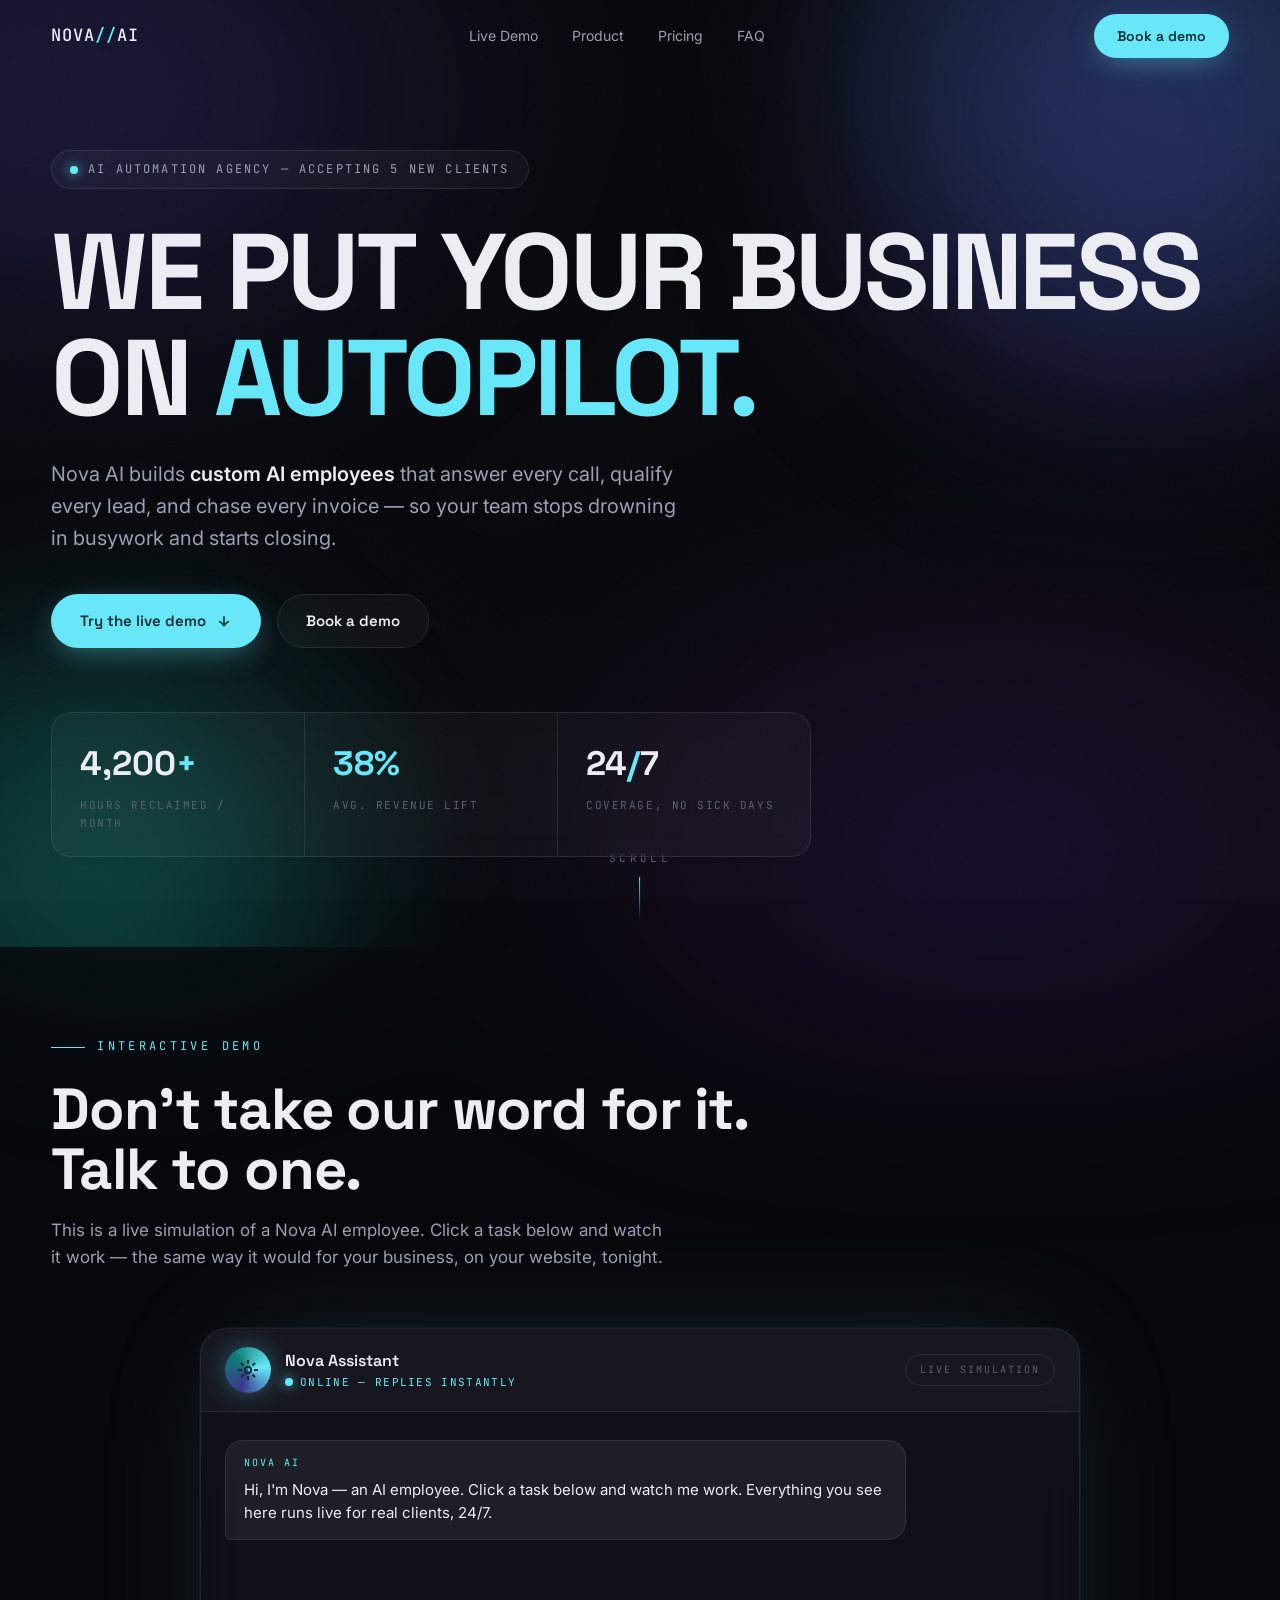
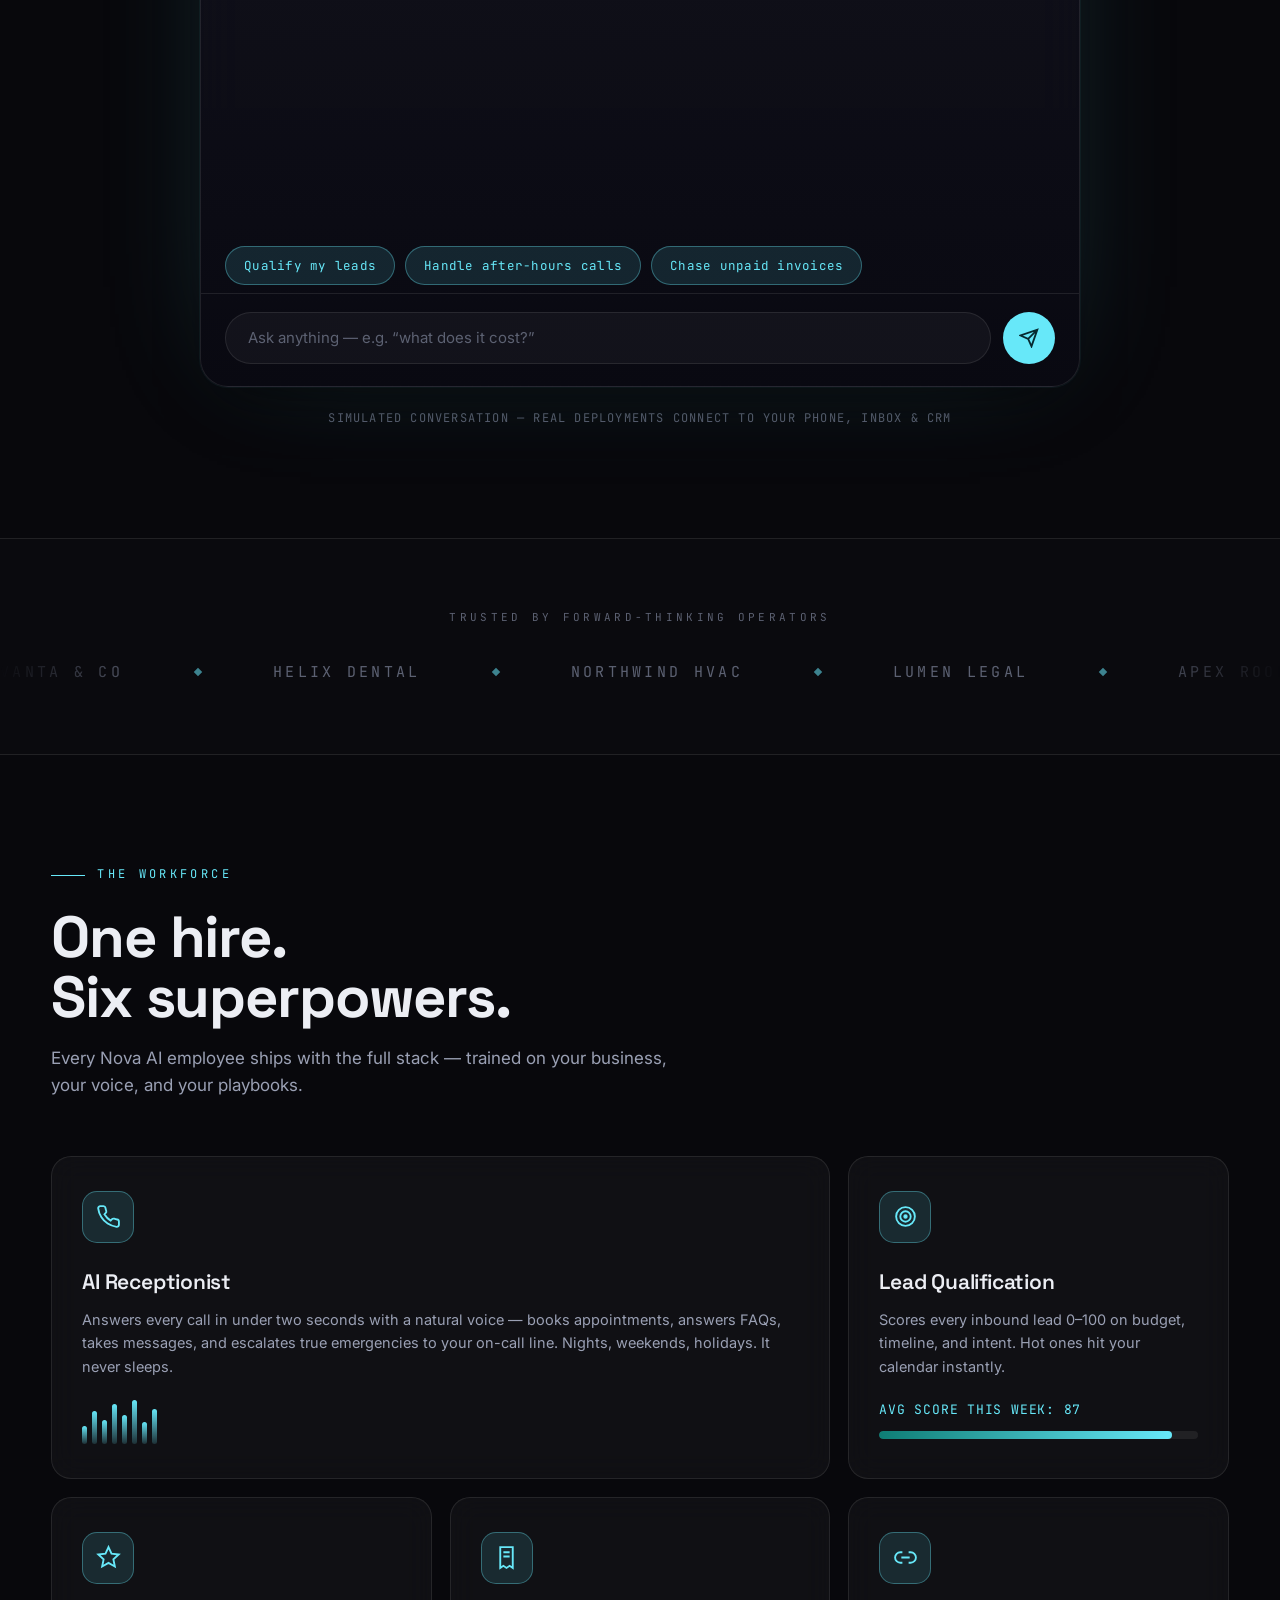
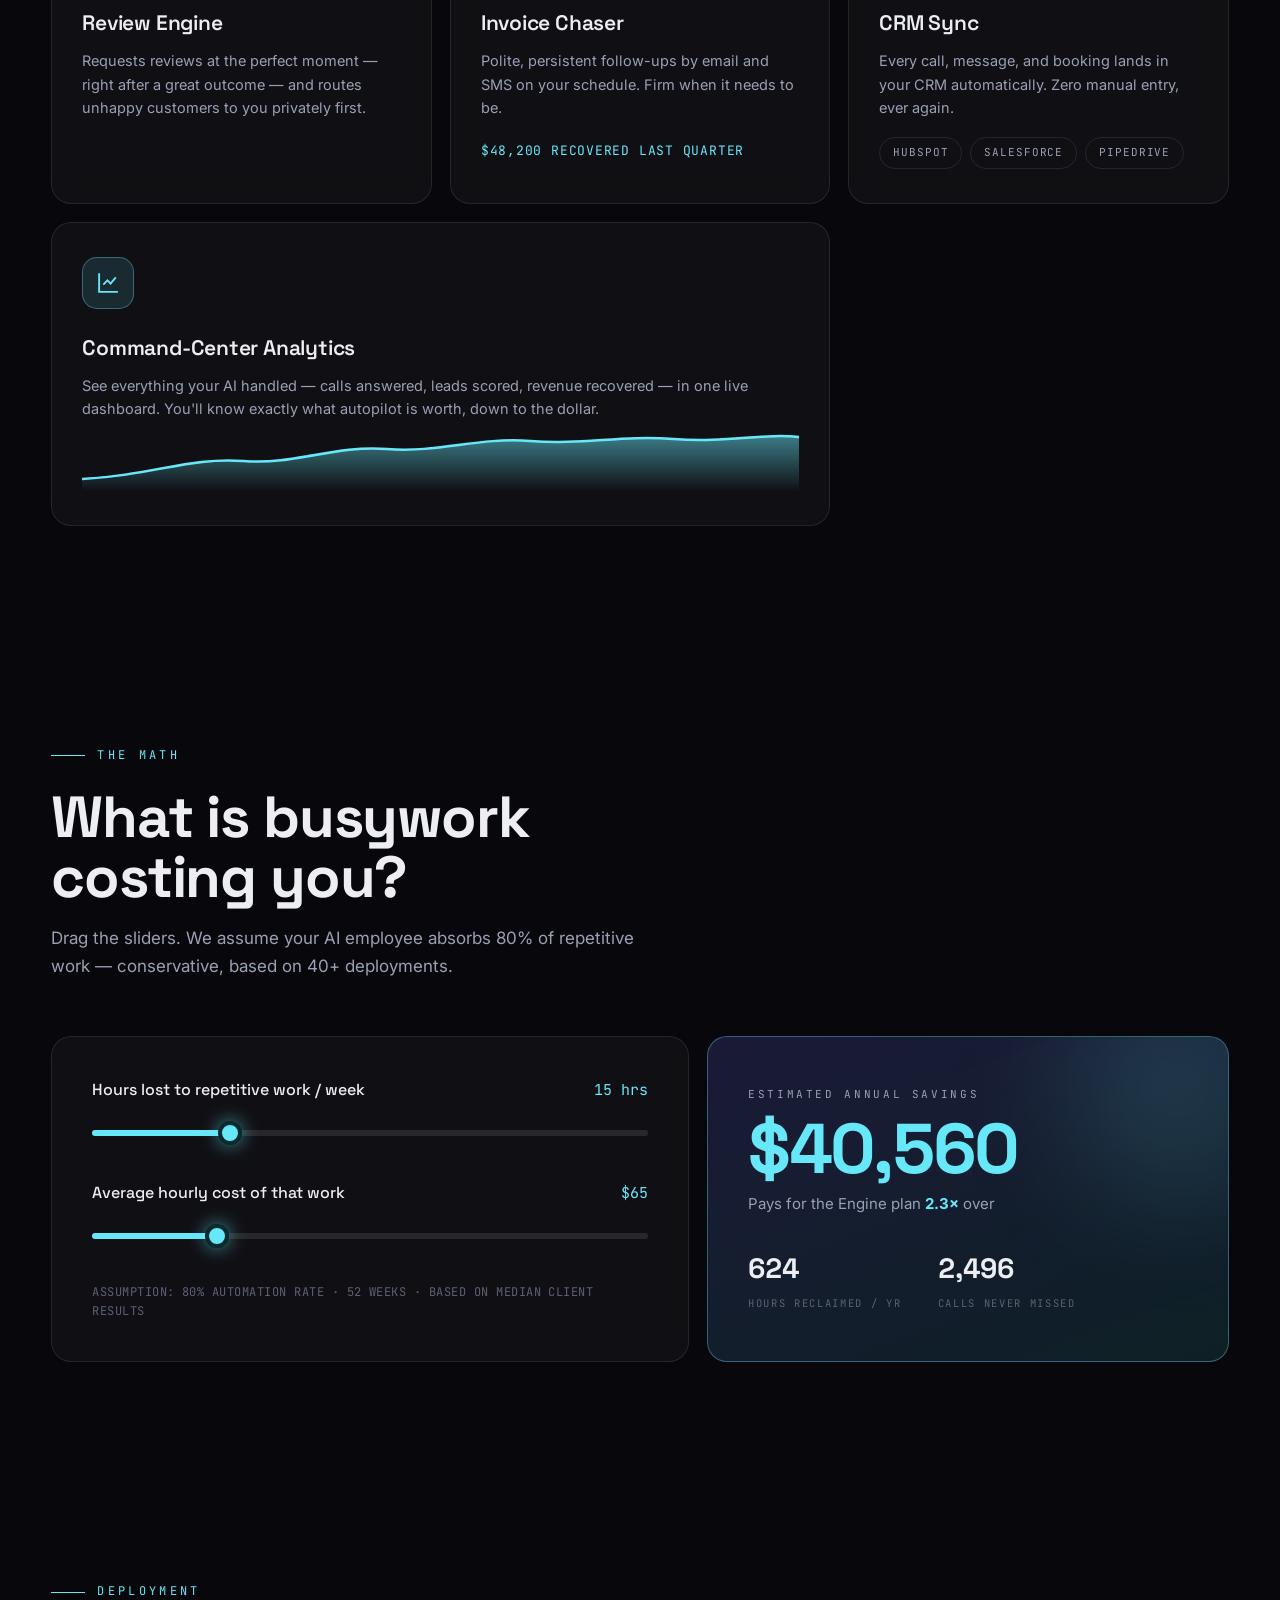
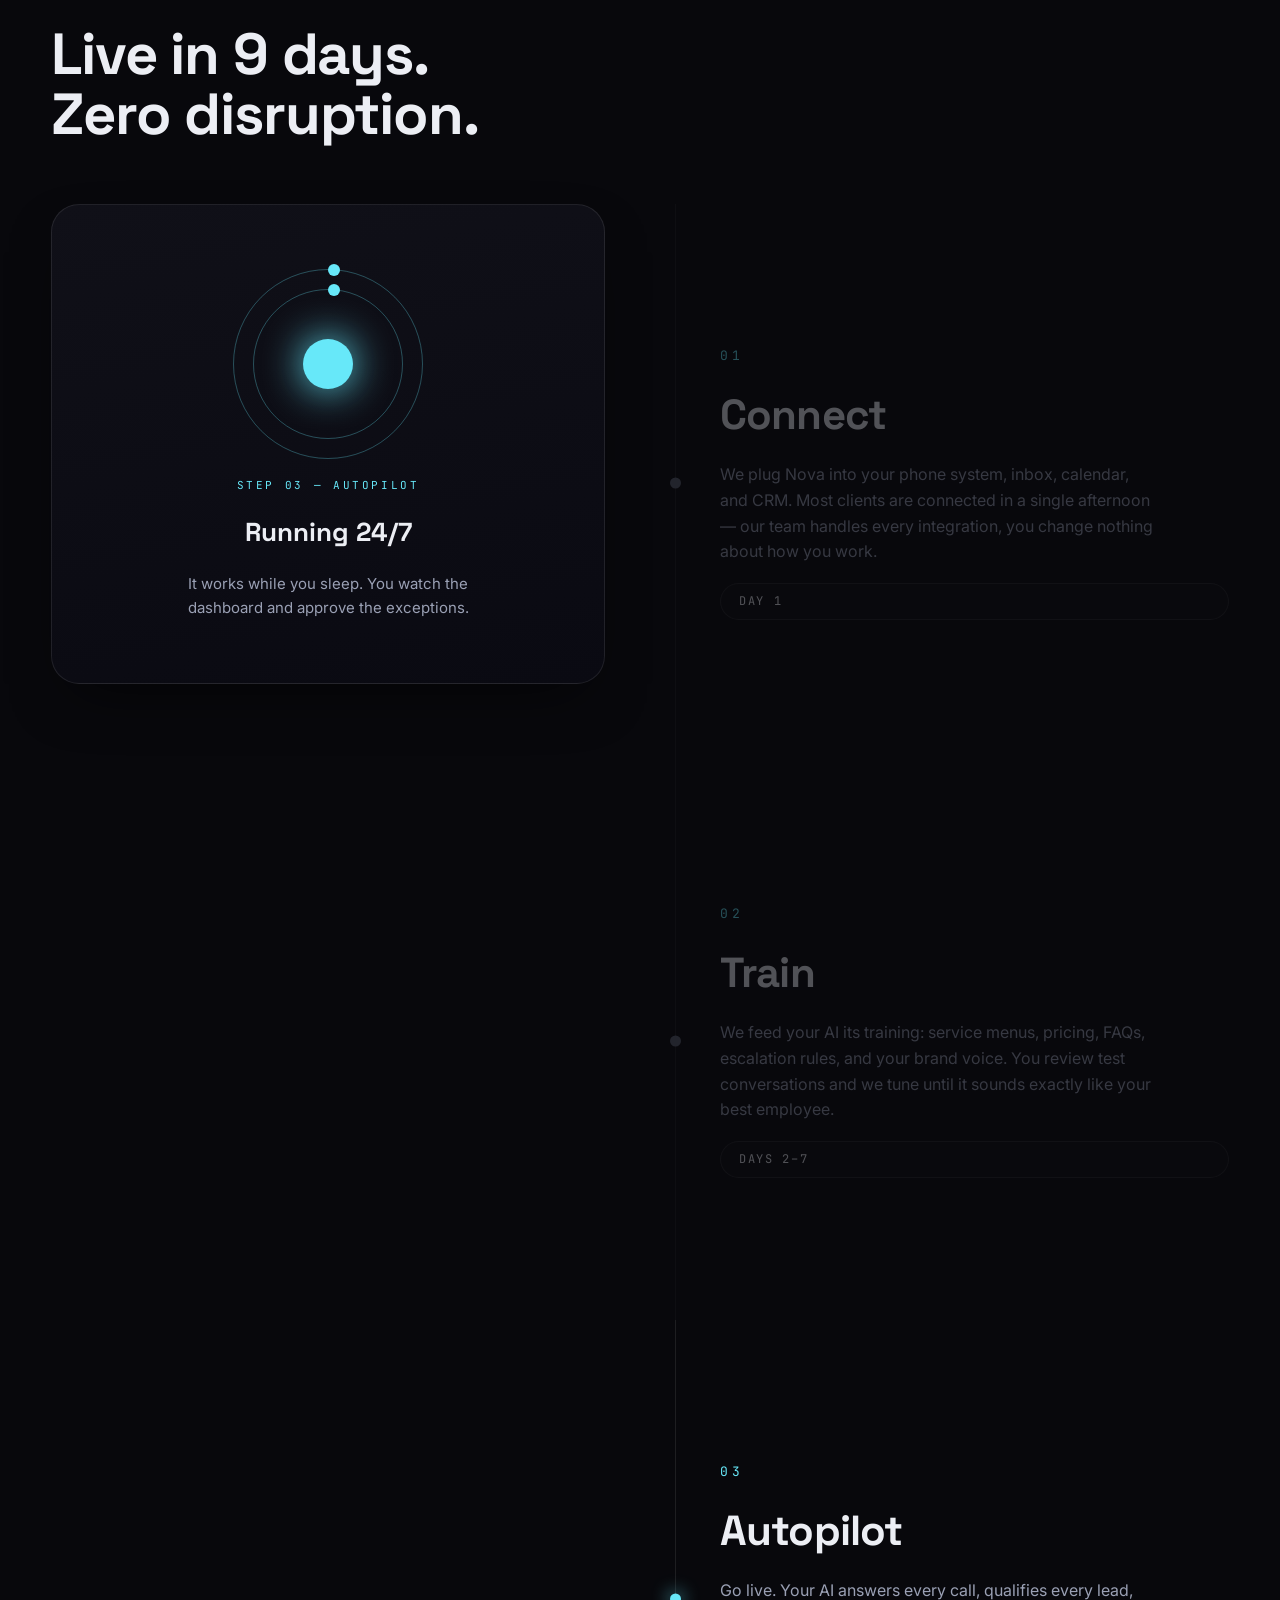
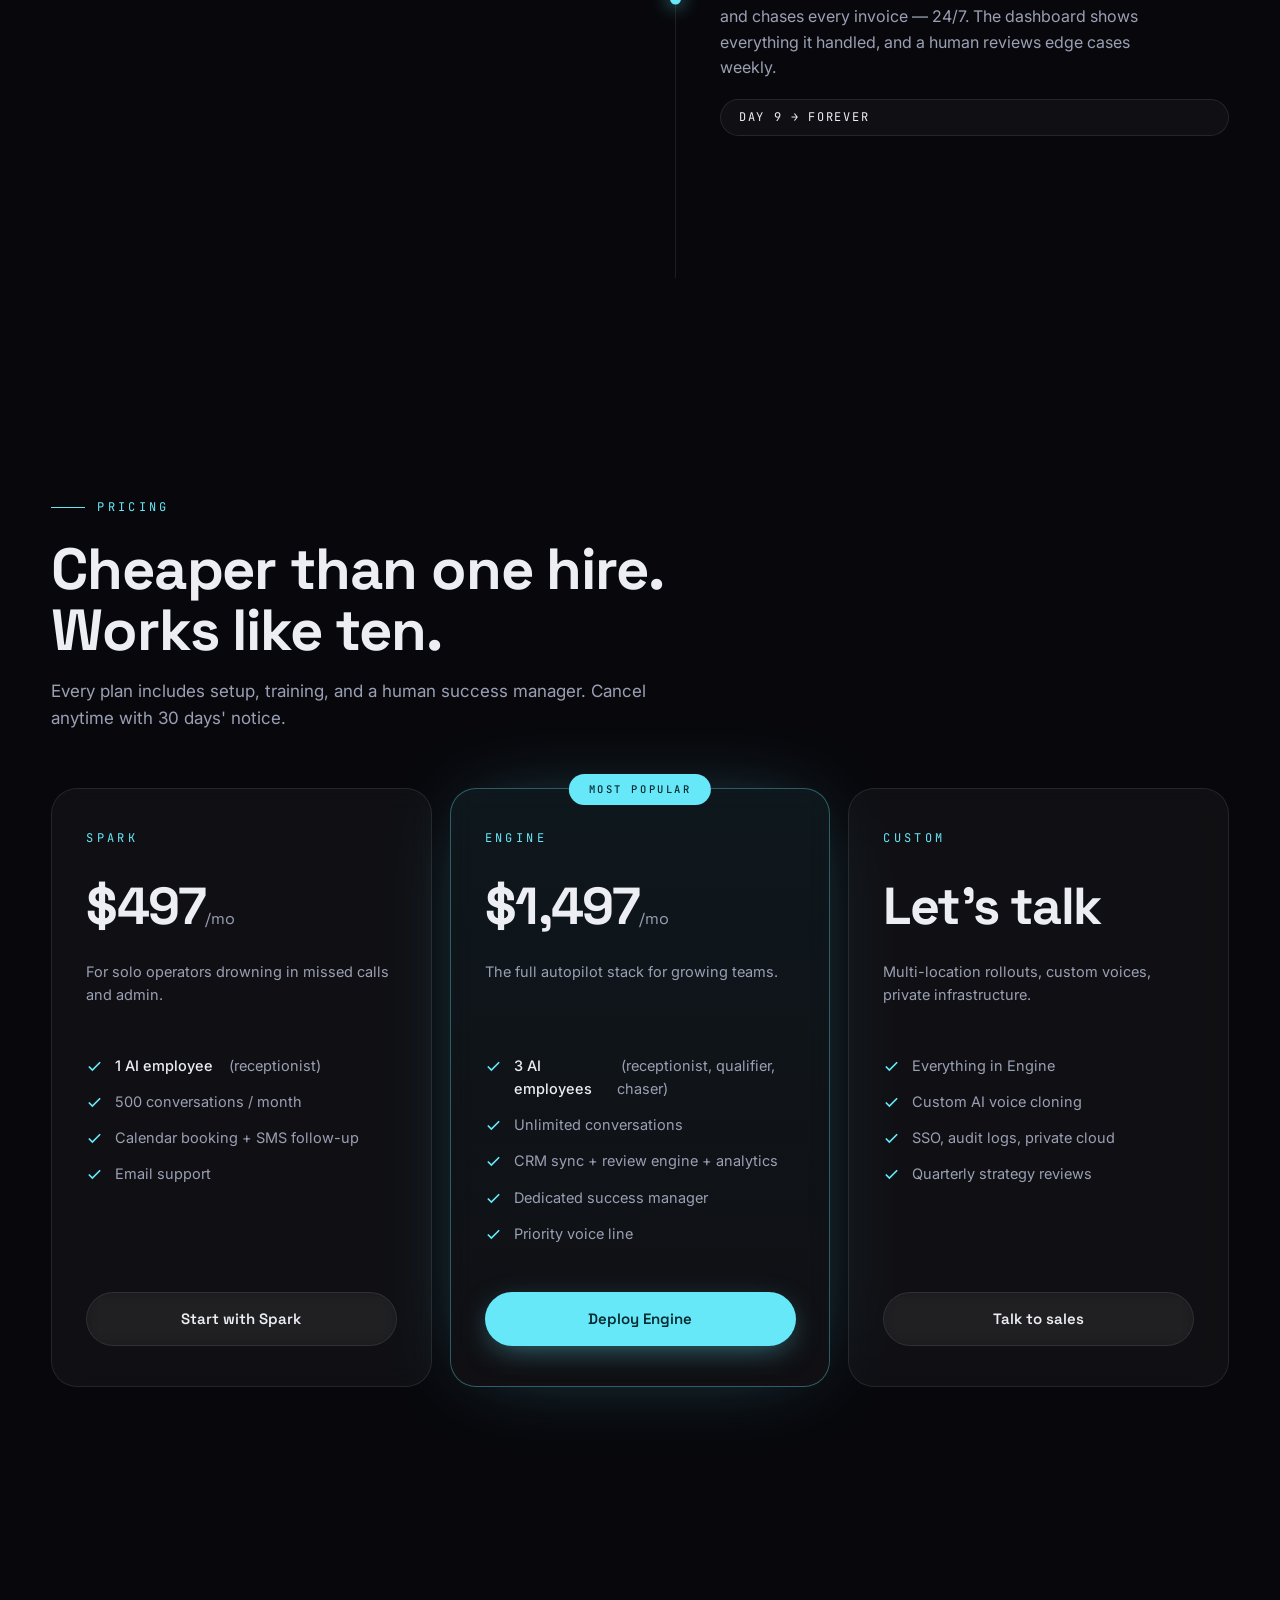
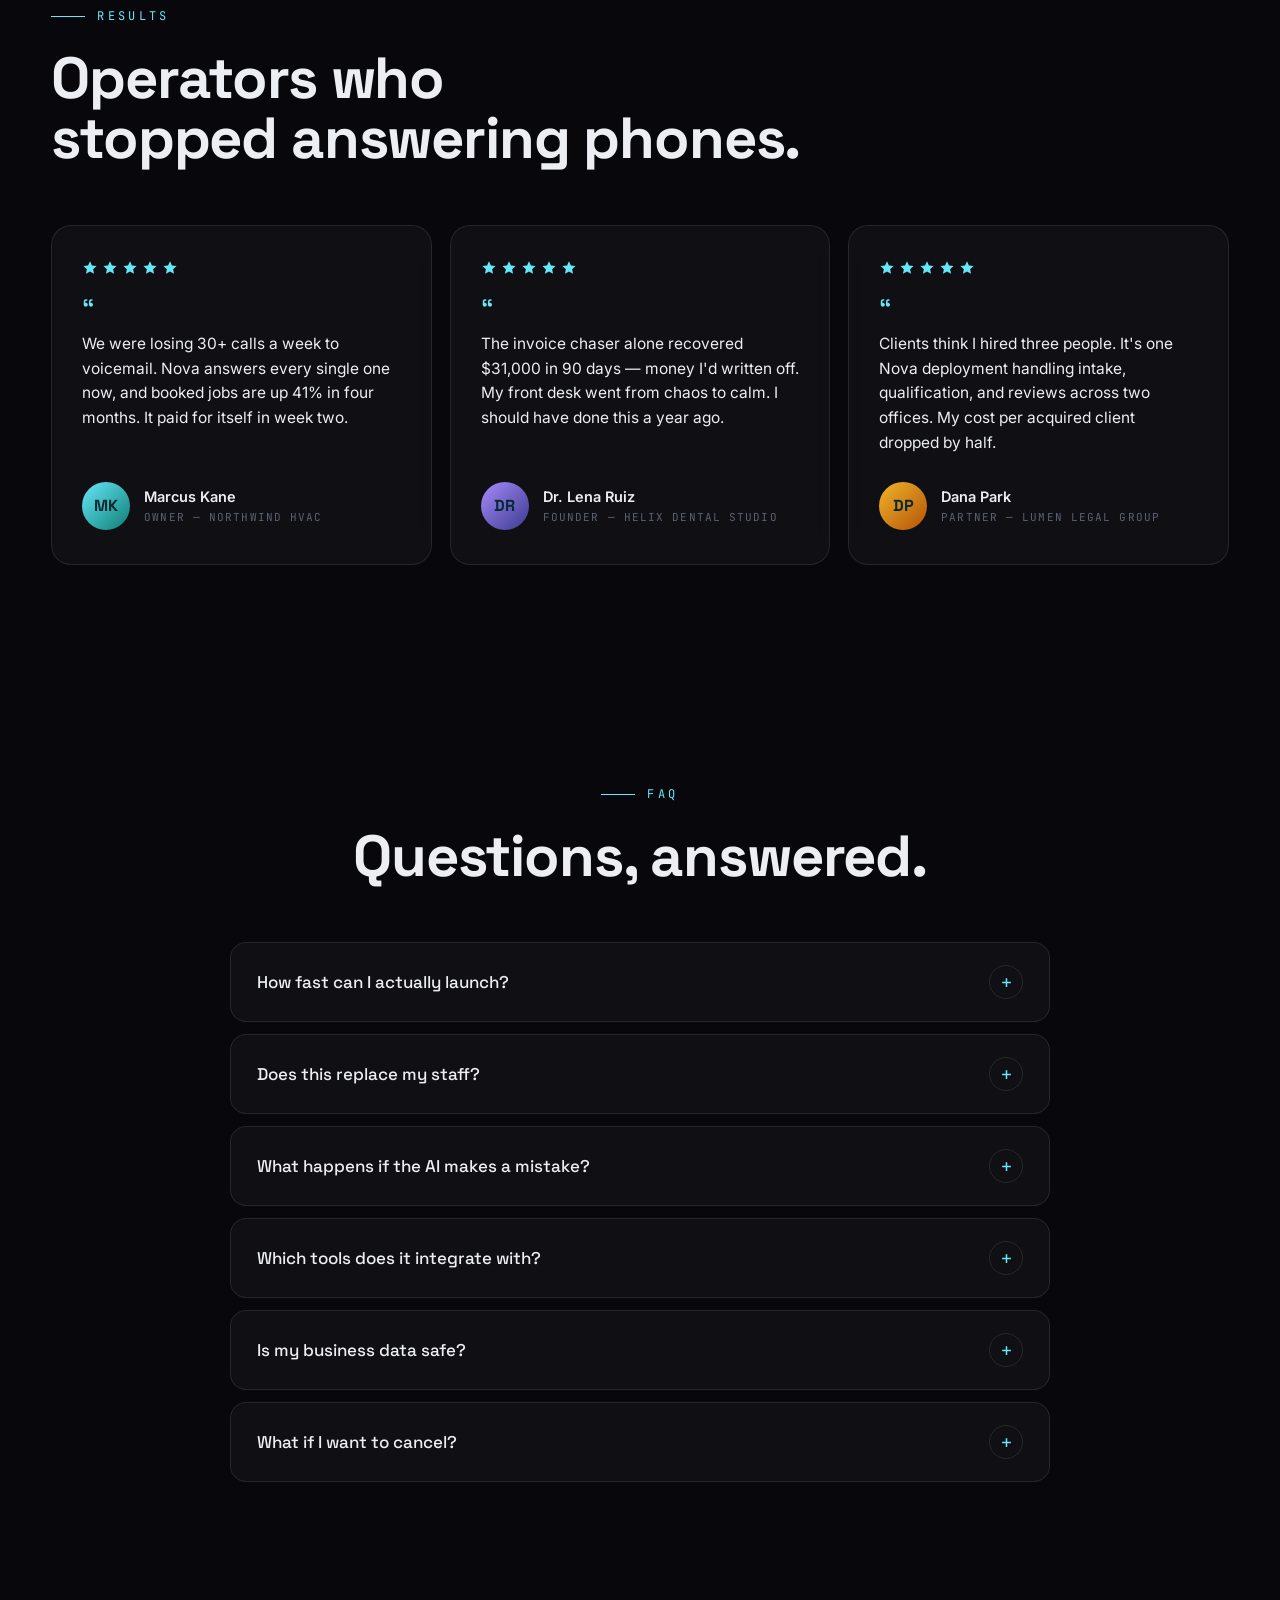
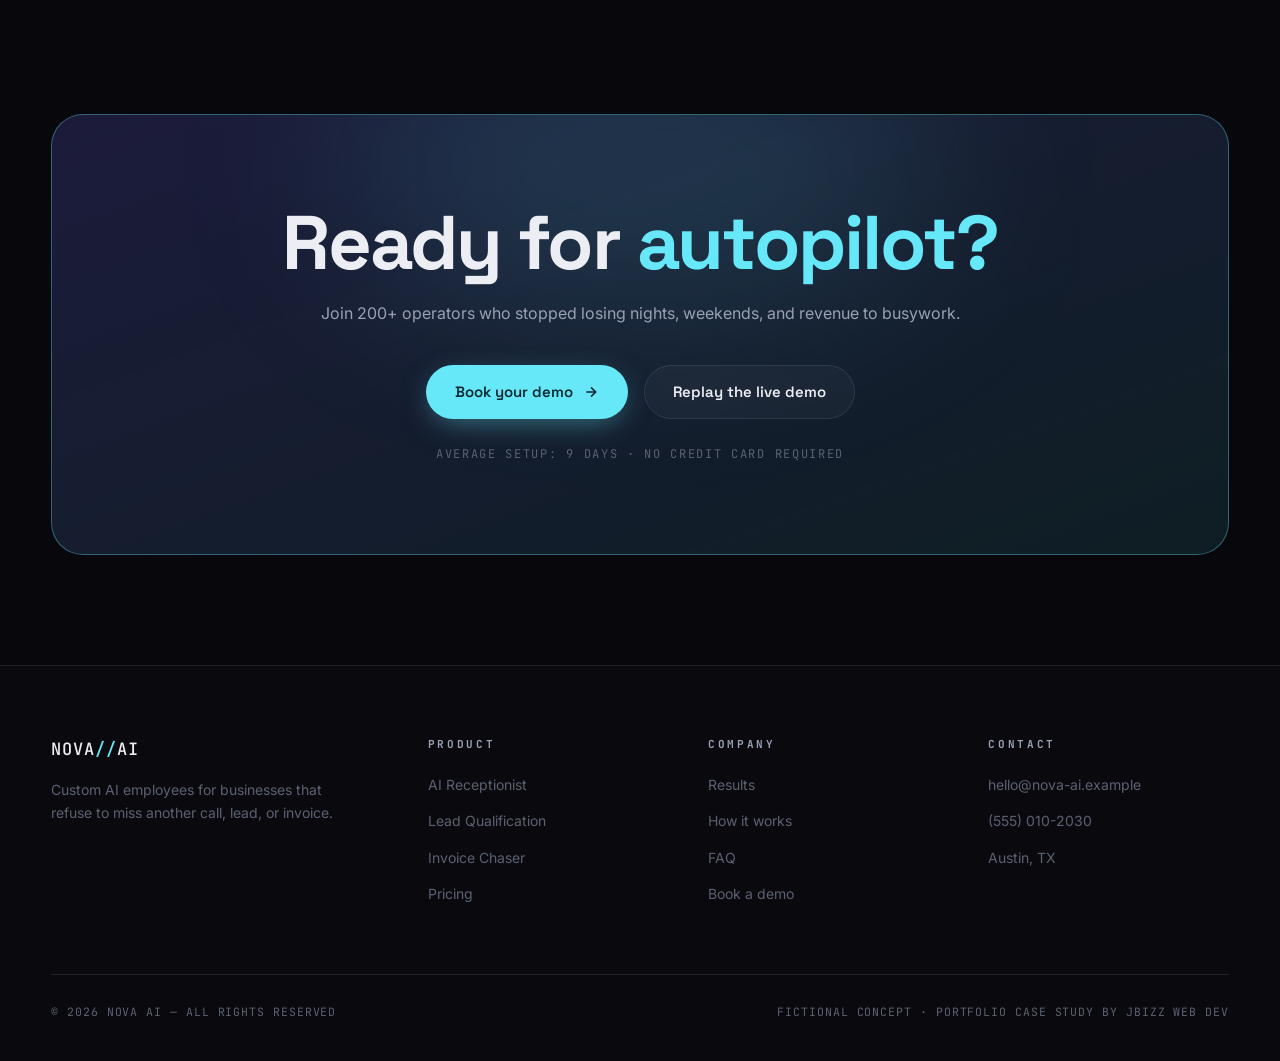
<file: work/nova-ai/index.html>
<!DOCTYPE html>
<html lang="en">
<head>
<meta charset="UTF-8">
<meta name="viewport" content="width=device-width, initial-scale=1.0">
<title>Nova AI — We Put Your Business on Autopilot</title>
<meta name="description" content="Nova AI builds custom AI employees that answer every call, qualify every lead, and chase every invoice. Fictional concept case study.">
<link rel="preconnect" href="https://fonts.googleapis.com">
<link rel="preconnect" href="https://fonts.gstatic.com" crossorigin>
<link href="https://fonts.googleapis.com/css2?family=Space+Grotesk:wght@400;500;600;700&family=Inter:wght@400;500;600&family=JetBrains+Mono:wght@400;500&display=swap" rel="stylesheet">
<style>
/* ============ TOKENS ============ */
:root{
  --bg:#08080c; --bg2:#0b0b12; --panel:#0e0e16;
  --ink:#eceef4; --muted:#9aa0b4; --faint:#5c6172;
  --cyan:#67e8f9; --cyan-soft:rgba(103,232,249,.12);
  --indigo:#3b3a8f; --teal:#0e7d74;
  --card:rgba(255,255,255,.035); --card2:rgba(255,255,255,.06);
  --border:rgba(255,255,255,.09); --border-hi:rgba(103,232,249,.35);
  --r:20px;
  --fd:'Space Grotesk',sans-serif; --fb:'Inter',sans-serif; --fm:'JetBrains Mono',monospace;
  --shadow:0 24px 60px -24px rgba(0,0,0,.7);
}
*{margin:0;padding:0;box-sizing:border-box}
html{scroll-behavior:smooth}
body{background:var(--bg);color:var(--ink);font-family:var(--fb);line-height:1.6;overflow-x:hidden;-webkit-font-smoothing:antialiased}
::selection{background:var(--cyan);color:#062a30}
img,svg{display:block}
a{color:inherit;text-decoration:none}
.wrap{width:min(1200px,92%);margin:0 auto}
section{padding:110px 0;position:relative}
.eyebrow{font-family:var(--fm);font-size:12px;letter-spacing:.28em;text-transform:uppercase;color:var(--cyan);margin-bottom:22px;display:flex;align-items:center;gap:12px}
.eyebrow::before{content:"";width:34px;height:1px;background:var(--cyan);display:inline-block}
h2.sec-title{font-family:var(--fd);font-weight:700;font-size:clamp(34px,4.6vw,58px);line-height:1.04;letter-spacing:-.02em;margin-bottom:18px}
.sec-sub{color:var(--muted);font-size:17px;max-width:620px}

/* ambient mesh + grain */
.mesh{position:fixed;inset:-20%;z-index:-2;pointer-events:none;filter:blur(90px);opacity:.55;
  background:
    radial-gradient(42% 38% at 18% 22%, rgba(59,58,143,.75), transparent 70%),
    radial-gradient(36% 34% at 82% 18%, rgba(14,125,116,.55), transparent 70%),
    radial-gradient(44% 40% at 70% 82%, rgba(76,40,140,.5), transparent 70%),
    radial-gradient(30% 30% at 22% 78%, rgba(14,125,116,.4), transparent 70%);
  animation:drift 26s ease-in-out infinite alternate}
@keyframes drift{0%{transform:translate3d(0,0,0) scale(1)}50%{transform:translate3d(4%, -3%, 0) scale(1.06)}100%{transform:translate3d(-4%,3%,0) scale(1.02)}}
.grain{position:fixed;inset:0;z-index:60;pointer-events:none;opacity:.055;
  background-image:url("data:image/svg+xml,%3Csvg xmlns='http://www.w3.org/2000/svg' width='160' height='160'%3E%3Cfilter id='n'%3E%3CfeTurbulence type='fractalNoise' baseFrequency='.9' numOctaves='2'/%3E%3C/filter%3E%3Crect width='160' height='160' filter='url(%23n)' opacity='.6'/%3E%3C/svg%3E")}

/* ============ NAV ============ */
nav{position:fixed;top:0;left:0;right:0;z-index:50;transition:background .35s,border-color .35s,backdrop-filter .35s;border-bottom:1px solid transparent}
nav.scrolled{background:rgba(8,8,12,.72);backdrop-filter:blur(18px);-webkit-backdrop-filter:blur(18px);border-color:var(--border)}
.nav-in{width:min(1200px,92%);margin:0 auto;display:flex;align-items:center;justify-content:space-between;height:72px}
.logo{font-family:var(--fm);font-weight:500;font-size:17px;letter-spacing:.06em}
.logo b{color:var(--cyan);font-weight:500}
.nav-links{display:flex;gap:34px;align-items:center}
.nav-links a{font-size:14px;color:var(--muted);transition:color .25s;position:relative}
.nav-links a:hover{color:var(--ink)}
.nav-links a::after{content:"";position:absolute;left:0;bottom:-6px;width:0;height:1px;background:var(--cyan);transition:width .3s}
.nav-links a:hover::after{width:100%}
.btn{display:inline-flex;align-items:center;gap:10px;font-family:var(--fd);font-weight:600;font-size:15px;padding:14px 28px;border-radius:100px;border:1px solid transparent;cursor:pointer;transition:transform .25s,box-shadow .25s,background .25s,color .25s;will-change:transform}
.btn-primary{background:var(--cyan);color:#062a30;box-shadow:0 8px 30px -8px rgba(103,232,249,.5)}
.btn-primary:hover{box-shadow:0 12px 40px -8px rgba(103,232,249,.7)}
.btn-ghost{background:var(--card);border-color:var(--border);color:var(--ink);backdrop-filter:blur(8px)}
.btn-ghost:hover{border-color:var(--border-hi);background:var(--card2)}
.btn-sm{padding:10px 22px;font-size:14px}
.burger{display:none;background:none;border:1px solid var(--border);border-radius:10px;width:44px;height:44px;cursor:pointer;flex-direction:column;gap:5px;align-items:center;justify-content:center}
.burger span{width:20px;height:2px;background:var(--ink);border-radius:2px;transition:.3s}

/* ============ HERO ============ */
.hero{min-height:100svh;display:flex;align-items:center;padding:150px 0 90px;position:relative;overflow:hidden}
.orb{position:absolute;border-radius:50%;filter:blur(100px);pointer-events:none;z-index:0}
.orb1{width:520px;height:520px;background:rgba(59,58,143,.5);top:-140px;right:-120px;animation:float1 14s ease-in-out infinite alternate}
.orb2{width:420px;height:420px;background:rgba(14,125,116,.4);bottom:-160px;left:-120px;animation:float1 18s ease-in-out infinite alternate-reverse}
@keyframes float1{from{transform:translate(0,0)}to{transform:translate(-60px,50px)}}
.hero-in{position:relative;z-index:1;width:min(1200px,92%);margin:0 auto}
.hero-badge{display:inline-flex;align-items:center;gap:10px;font-family:var(--fm);font-size:12px;letter-spacing:.18em;color:var(--muted);border:1px solid var(--border);border-radius:100px;padding:9px 18px;background:var(--card);backdrop-filter:blur(10px);margin-bottom:30px}
.dot-live{width:8px;height:8px;border-radius:50%;background:var(--cyan);box-shadow:0 0 12px var(--cyan);animation:pulse 2s infinite}
@keyframes pulse{0%,100%{opacity:1}50%{opacity:.35}}
h1.hero-h{font-family:var(--fd);font-weight:700;font-size:clamp(46px,8.4vw,118px);line-height:.98;letter-spacing:-.03em;margin-bottom:28px}
h1.hero-h .w{display:inline-block;overflow:hidden;vertical-align:bottom;padding-bottom:.08em;margin-bottom:-.08em}
h1.hero-h .wi{display:inline-block;transform:translateY(115%);transition:transform .9s cubic-bezier(.16,1,.3,1)}
h1.hero-h.loaded .wi{transform:translateY(0)}
h1.hero-h .w.hl .wi{color:var(--cyan)}
.hero-sub{font-size:clamp(16px,2vw,20px);color:var(--muted);max-width:640px;margin-bottom:40px}
.hero-sub strong{color:var(--ink);font-weight:600}
.hero-ctas{display:flex;gap:16px;flex-wrap:wrap;margin-bottom:64px}
.hero-stats{display:flex;gap:0;border:1px solid var(--border);border-radius:var(--r);background:var(--card);backdrop-filter:blur(14px);overflow:hidden;max-width:760px}
.hstat{flex:1;padding:24px 28px;border-right:1px solid var(--border)}
.hstat:last-child{border-right:none}
.hstat .n{font-family:var(--fd);font-size:clamp(24px,3vw,34px);font-weight:700;color:var(--ink)}
.hstat .n em{font-style:normal;color:var(--cyan)}
.hstat .l{font-family:var(--fm);font-size:11px;letter-spacing:.14em;color:var(--faint);text-transform:uppercase;margin-top:6px}
.scroll-hint{position:absolute;bottom:26px;left:50%;transform:translateX(-50%);color:var(--faint);font-family:var(--fm);font-size:11px;letter-spacing:.3em;display:flex;flex-direction:column;align-items:center;gap:10px}
.scroll-hint::after{content:"";width:1px;height:44px;background:linear-gradient(var(--cyan),transparent);animation:drip 1.8s ease-in-out infinite}
@keyframes drip{0%{transform:scaleY(0);transform-origin:top}45%{transform:scaleY(1);transform-origin:top}55%{transform:scaleY(1);transform-origin:bottom}100%{transform:scaleY(0);transform-origin:bottom}}

/* ============ CHAT DEMO (centerpiece) ============ */
.demo-sec{padding-top:90px}
.chat-shell{max-width:880px;margin:56px auto 0;border:1px solid var(--border);border-radius:28px;background:linear-gradient(180deg,rgba(20,20,32,.85),rgba(10,10,18,.9));backdrop-filter:blur(24px);box-shadow:var(--shadow),0 0 0 1px rgba(103,232,249,.06),0 0 120px -40px rgba(103,232,249,.25);overflow:hidden}
.chat-head{display:flex;align-items:center;gap:14px;padding:18px 24px;border-bottom:1px solid var(--border);background:rgba(255,255,255,.02)}
.avatar{width:46px;height:46px;border-radius:50%;background:conic-gradient(from 200deg,#3b3a8f,#0e7d74,#67e8f9,#3b3a8f);display:flex;align-items:center;justify-content:center;flex-shrink:0;box-shadow:0 0 24px rgba(103,232,249,.35)}
.avatar svg{width:24px;height:24px}
.chat-meta .nm{font-family:var(--fd);font-weight:600;font-size:16px}
.chat-meta .st{font-family:var(--fm);font-size:11px;letter-spacing:.12em;color:var(--cyan);display:flex;align-items:center;gap:7px}
.chat-head .tag{margin-left:auto;font-family:var(--fm);font-size:10px;letter-spacing:.2em;color:var(--faint);border:1px solid var(--border);padding:7px 14px;border-radius:100px}
.chat-body{height:430px;overflow-y:auto;padding:28px 24px;display:flex;flex-direction:column;gap:16px;scrollbar-width:thin;scrollbar-color:rgba(103,232,249,.3) transparent}
.chat-body::-webkit-scrollbar{width:6px}
.chat-body::-webkit-scrollbar-thumb{background:rgba(103,232,249,.25);border-radius:3px}
.msg{max-width:82%;padding:14px 18px;border-radius:18px;font-size:15px;line-height:1.55;animation:msgIn .45s cubic-bezier(.16,1,.3,1)}
@keyframes msgIn{from{opacity:0;transform:translateY(14px) scale(.98)}to{opacity:1;transform:none}}
.msg.ai{background:var(--card2);border:1px solid var(--border);border-bottom-left-radius:6px;align-self:flex-start}
.msg.ai .who{font-family:var(--fm);font-size:10px;letter-spacing:.2em;color:var(--cyan);display:block;margin-bottom:8px}
.msg.user{background:linear-gradient(135deg,rgba(103,232,249,.16),rgba(59,58,143,.22));border:1px solid var(--border-hi);border-bottom-right-radius:6px;align-self:flex-end}
.msg.user .who{font-family:var(--fm);font-size:10px;letter-spacing:.2em;color:var(--muted);display:block;margin-bottom:8px;text-align:right}
.typing{align-self:flex-start;display:flex;gap:6px;padding:18px 20px;background:var(--card2);border:1px solid var(--border);border-radius:18px;border-bottom-left-radius:6px}
.typing i{width:8px;height:8px;border-radius:50%;background:var(--cyan);animation:tp 1.1s infinite}
.typing i:nth-child(2){animation-delay:.18s}.typing i:nth-child(3){animation-delay:.36s}
@keyframes tp{0%,60%,100%{transform:none;opacity:.4}30%{transform:translateY(-7px);opacity:1}}
.chips{display:flex;gap:10px;flex-wrap:wrap;padding:4px 24px 8px}
.chip{font-family:var(--fm);font-size:12.5px;letter-spacing:.02em;padding:10px 18px;border-radius:100px;border:1px solid var(--border-hi);background:var(--cyan-soft);color:var(--cyan);cursor:pointer;transition:all .25s;animation:msgIn .4s both}
.chip:hover{background:var(--cyan);color:#062a30;transform:translateY(-2px);box-shadow:0 8px 24px -8px rgba(103,232,249,.6)}
.chat-input{display:flex;gap:12px;padding:18px 24px 22px;border-top:1px solid var(--border)}
.chat-input input{flex:1;background:rgba(255,255,255,.04);border:1px solid var(--border);border-radius:100px;padding:14px 22px;color:var(--ink);font-family:var(--fb);font-size:15px;outline:none;transition:border-color .25s}
.chat-input input:focus{border-color:var(--border-hi)}
.chat-input input::placeholder{color:var(--faint)}
.chat-input button{width:52px;height:52px;border-radius:50%;border:none;background:var(--cyan);cursor:pointer;display:flex;align-items:center;justify-content:center;transition:transform .2s,box-shadow .2s;flex-shrink:0}
.chat-input button:hover{transform:scale(1.08);box-shadow:0 0 24px rgba(103,232,249,.5)}
.demo-note{text-align:center;margin-top:22px;font-family:var(--fm);font-size:12px;letter-spacing:.1em;color:var(--faint)}

/* ============ MARQUEE ============ */
.marquee-sec{padding:70px 0;border-top:1px solid var(--border);border-bottom:1px solid var(--border);overflow:hidden;background:rgba(255,255,255,.012)}
.mq-label{text-align:center;font-family:var(--fm);font-size:11px;letter-spacing:.3em;color:var(--faint);margin-bottom:34px;text-transform:uppercase}
.marquee{overflow:hidden;-webkit-mask-image:linear-gradient(90deg,transparent,#000 12%,#000 88%,transparent);mask-image:linear-gradient(90deg,transparent,#000 12%,#000 88%,transparent)}
.mq-track{display:flex;gap:70px;width:max-content;animation:mq 32s linear infinite}
.mq-track:hover{animation-play-state:paused}
@keyframes mq{to{transform:translateX(calc(-50% - 35px))}}
.mq-item{display:flex;align-items:center;gap:70px;font-family:var(--fm);font-size:15px;letter-spacing:.22em;color:var(--faint);white-space:nowrap;transition:color .3s}
.mq-item:hover{color:var(--ink)}
.mq-item svg{width:10px;height:10px;flex-shrink:0}

/* ============ BENTO ============ */
.bento{display:grid;grid-template-columns:repeat(6,1fr);gap:18px;margin-top:56px}
.bcell{background:var(--card);border:1px solid var(--border);border-radius:var(--r);padding:34px 30px;backdrop-filter:blur(14px);position:relative;overflow:hidden;transition:transform .35s cubic-bezier(.16,1,.3,1),border-color .35s,box-shadow .35s}
.bcell:hover{transform:translateY(-6px);border-color:var(--border-hi);box-shadow:var(--shadow),0 0 60px -20px rgba(103,232,249,.3)}
.bcell::before{content:"";position:absolute;inset:0;background:radial-gradient(420px 200px at var(--mx,50%) var(--my,0%),rgba(103,232,249,.09),transparent 70%);opacity:0;transition:opacity .35s;pointer-events:none}
.bcell:hover::before{opacity:1}
.b-4{grid-column:span 4}.b-2{grid-column:span 2}.b-3{grid-column:span 3}
.bcell .ic{width:52px;height:52px;border-radius:15px;background:var(--cyan-soft);border:1px solid var(--border-hi);display:flex;align-items:center;justify-content:center;margin-bottom:22px;transition:transform .35s}
.bcell:hover .ic{transform:rotate(-8deg) scale(1.08)}
.bcell .ic svg{width:25px;height:25px;stroke:var(--cyan)}
.bcell h3{font-family:var(--fd);font-size:21px;font-weight:600;margin-bottom:10px;letter-spacing:-.01em}
.bcell p{color:var(--muted);font-size:14.5px}
.bcell .mini{margin-top:22px}
.wave{display:flex;align-items:flex-end;gap:5px;height:44px}
.wave i{width:5px;border-radius:3px;background:linear-gradient(180deg,var(--cyan),rgba(103,232,249,.15));animation:wv 1.4s ease-in-out infinite}
.wave i:nth-child(1){height:40%;animation-delay:0s}.wave i:nth-child(2){height:75%;animation-delay:.15s}.wave i:nth-child(3){height:55%;animation-delay:.3s}.wave i:nth-child(4){height:90%;animation-delay:.45s}.wave i:nth-child(5){height:65%;animation-delay:.6s}.wave i:nth-child(6){height:100%;animation-delay:.75s}.wave i:nth-child(7){height:50%;animation-delay:.9s}.wave i:nth-child(8){height:80%;animation-delay:1.05s}
@keyframes wv{0%,100%{transform:scaleY(.6)}50%{transform:scaleY(1)}}
.scorebar{height:8px;border-radius:4px;background:rgba(255,255,255,.07);overflow:hidden;margin-top:10px}
.scorebar i{display:block;height:100%;width:0;border-radius:4px;background:linear-gradient(90deg,var(--teal),var(--cyan));transition:width 1.4s cubic-bezier(.16,1,.3,1)}
.bcell.in .scorebar i{width:92%}
.ticker{font-family:var(--fm);font-size:13px;color:var(--cyan);letter-spacing:.06em}
.sparkline{width:100%;height:64px;margin-top:6px}
.tagrow{display:flex;gap:8px;flex-wrap:wrap;margin-top:18px}
.tagrow span{font-family:var(--fm);font-size:11px;letter-spacing:.08em;border:1px solid var(--border);border-radius:100px;padding:6px 13px;color:var(--muted)}

/* ============ CALCULATOR ============ */
.calc{margin-top:56px;display:grid;grid-template-columns:1.1fr .9fr;gap:18px}
.calc-inputs{background:var(--card);border:1px solid var(--border);border-radius:var(--r);padding:40px;backdrop-filter:blur(14px)}
.slider-row{margin-bottom:36px}
.slider-row:last-child{margin-bottom:0}
.slider-row .lab{display:flex;justify-content:space-between;align-items:baseline;margin-bottom:16px}
.slider-row .lab span:first-child{font-family:var(--fd);font-size:16px;font-weight:500}
.slider-row .lab output{font-family:var(--fm);font-size:15px;color:var(--cyan)}
input[type=range]{width:100%;-webkit-appearance:none;appearance:none;height:6px;border-radius:3px;background:linear-gradient(90deg,var(--cyan) var(--fill,20%),rgba(255,255,255,.1) var(--fill,20%));outline:none;cursor:pointer}
input[type=range]::-webkit-slider-thumb{-webkit-appearance:none;width:24px;height:24px;border-radius:50%;background:var(--cyan);border:4px solid #062a30;box-shadow:0 0 18px rgba(103,232,249,.6);cursor:grab}
input[type=range]::-moz-range-thumb{width:18px;height:18px;border-radius:50%;background:var(--cyan);border:4px solid #062a30;box-shadow:0 0 18px rgba(103,232,249,.6);cursor:grab}
.calc-out{background:linear-gradient(160deg,rgba(59,58,143,.28),rgba(14,125,116,.16)),var(--panel);border:1px solid var(--border-hi);border-radius:var(--r);padding:40px;display:flex;flex-direction:column;justify-content:center;position:relative;overflow:hidden}
.calc-out::before{content:"";position:absolute;top:-60px;right:-60px;width:220px;height:220px;border-radius:50%;background:rgba(103,232,249,.14);filter:blur(60px)}
.calc-out .k{font-family:var(--fm);font-size:11px;letter-spacing:.24em;color:var(--muted);text-transform:uppercase;margin-bottom:10px}
.calc-out .big{font-family:var(--fd);font-weight:700;font-size:clamp(44px,5.5vw,72px);letter-spacing:-.03em;color:var(--cyan);line-height:1;margin-bottom:8px;font-variant-numeric:tabular-nums}
.calc-out .per{color:var(--muted);font-size:15px;margin-bottom:30px}
.calc-out .row2{display:flex;gap:36px}
.calc-out .row2 .n{font-family:var(--fd);font-size:28px;font-weight:700;font-variant-numeric:tabular-nums}
.calc-out .row2 .l{font-family:var(--fm);font-size:10.5px;letter-spacing:.16em;color:var(--faint);text-transform:uppercase;margin-top:4px}
.calc-note{margin-top:26px;font-family:var(--fm);font-size:12px;color:var(--faint);letter-spacing:.04em}

/* ============ PROCESS ============ */
.proc-grid{display:grid;grid-template-columns:1fr 1fr;gap:70px;margin-top:60px;align-items:start}
.proc-visual{position:sticky;top:110px;height:480px;border:1px solid var(--border);border-radius:28px;background:linear-gradient(170deg,#101018,#0a0a12);overflow:hidden;display:flex;align-items:center;justify-content:center;box-shadow:var(--shadow)}
.pv-panel{position:absolute;inset:0;display:flex;flex-direction:column;align-items:center;justify-content:center;gap:18px;padding:40px;text-align:center;opacity:0;transform:translateY(24px) scale(.97);transition:opacity .6s,transform .6s;pointer-events:none}
.pv-panel.active{opacity:1;transform:none}
.pv-panel .pvic{width:92px;height:92px;border-radius:26px;background:var(--cyan-soft);border:1px solid var(--border-hi);display:flex;align-items:center;justify-content:center;box-shadow:0 0 50px -10px rgba(103,232,249,.4)}
.pv-panel .pvic svg{width:44px;height:44px;stroke:var(--cyan)}
.pv-panel h4{font-family:var(--fd);font-size:26px}
.pv-panel p{color:var(--muted);font-size:15px;max-width:320px}
.pv-panel .mono{font-family:var(--fm);font-size:11px;letter-spacing:.24em;color:var(--cyan)}
.orbit{position:relative;width:190px;height:190px}
.orbit .core{position:absolute;inset:70px;border-radius:50%;background:var(--cyan);box-shadow:0 0 40px var(--cyan)}
.orbit .ring{position:absolute;border:1px solid rgba(103,232,249,.3);border-radius:50%;animation:spin 9s linear infinite}
.orbit .r1{inset:20px}.orbit .r2{inset:0;animation-duration:14s;animation-direction:reverse}
.orbit .sat{position:absolute;top:-6px;left:50%;width:12px;height:12px;border-radius:50%;background:var(--cyan)}
@keyframes spin{to{transform:rotate(360deg)}}
.trainbars{display:flex;gap:10px;align-items:flex-end;height:90px}
.trainbars i{width:22px;border-radius:6px;background:linear-gradient(180deg,var(--cyan),rgba(103,232,249,.1));animation:wv 1.6s ease-in-out infinite}
.trainbars i:nth-child(1){height:40%}.trainbars i:nth-child(2){height:70%;animation-delay:.2s}.trainbars i:nth-child(3){height:100%;animation-delay:.4s}.trainbars i:nth-child(4){height:60%;animation-delay:.6s}.trainbars i:nth-child(5){height:85%;animation-delay:.8s}
.pstep{min-height:62vh;display:flex;flex-direction:column;justify-content:center;padding:20px 0 20px 8px;border-left:1px solid var(--border);padding-left:44px;position:relative;opacity:.32;transition:opacity .5s}
.pstep.active{opacity:1}
.pstep::before{content:"";position:absolute;left:-6px;top:50%;width:11px;height:11px;border-radius:50%;background:var(--faint);transform:translateY(-50%);transition:all .5s}
.pstep.active::before{background:var(--cyan);box-shadow:0 0 18px var(--cyan)}
.pstep .num{font-family:var(--fm);font-size:13px;letter-spacing:.3em;color:var(--cyan);margin-bottom:14px}
.pstep h3{font-family:var(--fd);font-size:clamp(28px,3.4vw,42px);font-weight:700;letter-spacing:-.02em;margin-bottom:14px}
.pstep p{color:var(--muted);max-width:440px;font-size:16px}
.pstep .time{display:inline-block;margin-top:18px;font-family:var(--fm);font-size:12px;letter-spacing:.14em;color:var(--ink);border:1px solid var(--border);border-radius:100px;padding:8px 18px;background:var(--card)}

/* ============ PRICING ============ */
.tiers{display:grid;grid-template-columns:repeat(3,1fr);gap:18px;margin-top:56px;align-items:stretch}
.tier{background:var(--card);border:1px solid var(--border);border-radius:26px;padding:40px 34px;backdrop-filter:blur(14px);display:flex;flex-direction:column;transition:transform .35s,border-color .35s,box-shadow .35s;position:relative}
.tier:hover{transform:translateY(-8px);box-shadow:var(--shadow)}
.tier.hot{border-color:var(--border-hi);background:linear-gradient(180deg,rgba(103,232,249,.07),var(--card));box-shadow:0 0 80px -30px rgba(103,232,249,.4)}
.tier .pop{position:absolute;top:-15px;left:50%;transform:translateX(-50%);font-family:var(--fm);font-size:10.5px;letter-spacing:.24em;background:var(--cyan);color:#062a30;padding:7px 20px;border-radius:100px;font-weight:500;white-space:nowrap}
.tier .tname{font-family:var(--fm);font-size:12px;letter-spacing:.28em;color:var(--cyan);margin-bottom:16px;text-transform:uppercase}
.tier .price{font-family:var(--fd);font-size:52px;font-weight:700;letter-spacing:-.03em}
.tier .price small{font-size:16px;color:var(--muted);font-weight:400;letter-spacing:0}
.tier .tdesc{color:var(--muted);font-size:14.5px;margin:12px 0 28px;min-height:66px}
.tier ul{list-style:none;margin-bottom:34px;flex:1}
.tier li{display:flex;gap:12px;align-items:flex-start;font-size:14.5px;color:var(--muted);margin-bottom:13px}
.tier li svg{width:17px;height:17px;stroke:var(--cyan);flex-shrink:0;margin-top:4px}
.tier li b{color:var(--ink);font-weight:500}

/* ============ TESTIMONIALS ============ */
.quotes{display:grid;grid-template-columns:repeat(3,1fr);gap:18px;margin-top:56px}
.quote{background:var(--card);border:1px solid var(--border);border-radius:var(--r);padding:34px 30px;backdrop-filter:blur(14px);display:flex;flex-direction:column;transition:transform .35s,border-color .35s}
.quote:hover{transform:translateY(-6px);border-color:var(--border-hi)}
.stars{display:flex;gap:4px;margin-bottom:20px}
.stars svg{width:16px;height:16px;fill:var(--cyan)}
.quote p{font-size:15.5px;color:var(--ink);flex:1;margin-bottom:26px}
.quote p::before{content:"\201C";font-family:var(--fd);color:var(--cyan);font-size:30px;display:block;margin-bottom:6px;line-height:1}
.qwho{display:flex;align-items:center;gap:14px}
.qav{width:48px;height:48px;border-radius:50%;font-family:var(--fd);font-weight:700;font-size:16px;display:flex;align-items:center;justify-content:center;color:#062a30;flex-shrink:0}
.qwho .n{font-weight:600;font-size:14.5px}
.qwho .r{font-family:var(--fm);font-size:11px;letter-spacing:.1em;color:var(--faint)}

/* ============ FAQ ============ */
.faq{max-width:820px;margin:56px auto 0}
.faq-item{border:1px solid var(--border);border-radius:16px;margin-bottom:12px;background:var(--card);overflow:hidden;transition:border-color .3s}
.faq-item.open{border-color:var(--border-hi)}
.faq-q{width:100%;background:none;border:none;color:var(--ink);font-family:var(--fd);font-size:17px;font-weight:500;text-align:left;padding:22px 26px;cursor:pointer;display:flex;justify-content:space-between;align-items:center;gap:18px}
.faq-x{width:34px;height:34px;border-radius:50%;border:1px solid var(--border);display:flex;align-items:center;justify-content:center;flex-shrink:0;transition:all .35s}
.faq-x svg{width:15px;height:15px;stroke:var(--cyan);transition:transform .35s}
.faq-item.open .faq-x{background:var(--cyan);border-color:var(--cyan)}
.faq-item.open .faq-x svg{transform:rotate(45deg);stroke:#062a30}
.faq-a{max-height:0;overflow:hidden;transition:max-height .45s cubic-bezier(.16,1,.3,1)}
.faq-a p{padding:0 26px 26px;color:var(--muted);font-size:15px;max-width:680px}

/* ============ FINAL CTA + FOOTER ============ */
.cta-big{border:1px solid var(--border-hi);border-radius:32px;padding:90px 40px;text-align:center;background:linear-gradient(160deg,rgba(59,58,143,.3),rgba(14,125,116,.14)),var(--panel);position:relative;overflow:hidden}
.cta-big::before{content:"";position:absolute;top:-100px;left:50%;transform:translateX(-50%);width:600px;height:300px;background:rgba(103,232,249,.12);filter:blur(90px);border-radius:50%}
.cta-big h2{font-family:var(--fd);font-size:clamp(38px,6vw,76px);font-weight:700;letter-spacing:-.03em;line-height:1;margin-bottom:20px;position:relative}
.cta-big h2 em{font-style:normal;color:var(--cyan)}
.cta-big p{color:var(--muted);margin-bottom:38px;position:relative}
.cta-big .row{display:flex;gap:16px;justify-content:center;flex-wrap:wrap;position:relative}
.cta-note{margin-top:26px;font-family:var(--fm);font-size:12px;letter-spacing:.14em;color:var(--faint);position:relative}
footer{border-top:1px solid var(--border);padding:70px 0 40px;background:rgba(255,255,255,.012)}
.foot-grid{display:grid;grid-template-columns:1.4fr 1fr 1fr 1fr;gap:40px;margin-bottom:56px}
.foot-grid p{color:var(--faint);font-size:14px;max-width:300px;margin-top:16px}
.foot-grid h5{font-family:var(--fm);font-size:11px;letter-spacing:.24em;color:var(--muted);text-transform:uppercase;margin-bottom:18px}
.foot-grid ul{list-style:none}
.foot-grid li{margin-bottom:11px}
.foot-grid li a{color:var(--faint);font-size:14px;transition:color .25s}
.foot-grid li a:hover{color:var(--cyan)}
.foot-base{display:flex;justify-content:space-between;align-items:center;gap:16px;flex-wrap:wrap;padding-top:28px;border-top:1px solid var(--border);font-family:var(--fm);font-size:11.5px;letter-spacing:.08em;color:var(--faint)}

/* ============ REVEALS ============ */
.reveal{opacity:0;transform:translateY(36px);transition:opacity .9s cubic-bezier(.16,1,.3,1),transform .9s cubic-bezier(.16,1,.3,1);transition-delay:var(--d,0s)}
.reveal.in{opacity:1;transform:none}

/* ============ RESPONSIVE ============ */
@media(max-width:1020px){
  .b-4,.b-2{grid-column:span 3}
  .b-3{grid-column:span 6}
  .tiers,.quotes{grid-template-columns:1fr;max-width:560px;margin-left:auto;margin-right:auto}
  .calc{grid-template-columns:1fr}
  .proc-grid{grid-template-columns:1fr;gap:40px}
  .proc-visual{position:relative;top:0;height:380px}
  .pstep{min-height:auto;padding:34px 0 34px 44px}
  .foot-grid{grid-template-columns:1fr 1fr}
}
@media(max-width:860px){
  .nav-links{display:none;position:absolute;top:72px;left:0;right:0;background:rgba(8,8,12,.97);backdrop-filter:blur(20px);flex-direction:column;gap:0;padding:10px 4%;border-bottom:1px solid var(--border)}
  .nav-links.open{display:flex}
  .nav-links a{padding:16px 8px;font-size:16px;border-bottom:1px solid rgba(255,255,255,.05);width:100%}
  .nav-links a::after{display:none}
  .burger{display:flex}
  .nav-cta{display:none}
  section{padding:80px 0}
  .hero-stats{flex-direction:column}
  .hstat{border-right:none;border-bottom:1px solid var(--border)}
  .hstat:last-child{border-bottom:none}
  .bento{grid-template-columns:1fr}
  .b-4,.b-2,.b-3{grid-column:span 1}
  .chat-body{height:360px}
  .msg{max-width:92%}
  .cta-big{padding:64px 24px}
  .foot-grid{grid-template-columns:1fr}
}
@media(prefers-reduced-motion:reduce){
  html{scroll-behavior:auto}
  *,*::before,*::after{animation-duration:.01ms!important;animation-iteration-count:1!important;transition-duration:.01ms!important}
  .mesh,.orb{animation:none}
  h1.hero-h .wi{transform:none}
  .reveal{opacity:1;transform:none}
}
</style>
</head>
<body>
<div class="mesh" aria-hidden="true"></div>
<div class="grain" aria-hidden="true"></div>

<!-- ============ NAV ============ -->
<nav id="nav">
  <div class="nav-in">
    <a href="#top" class="logo">NOVA<b>//</b>AI</a>
    <div class="nav-links" id="navLinks">
      <a href="#demo">Live Demo</a>
      <a href="#features">Product</a>
      <a href="#pricing">Pricing</a>
      <a href="#faq">FAQ</a>
    </div>
    <div style="display:flex;gap:12px;align-items:center">
      <a href="#cta" class="btn btn-primary btn-sm nav-cta magnetic">Book a demo</a>
      <button class="burger" id="burger" aria-label="Menu"><span></span><span></span><span></span></button>
    </div>
  </div>
</nav>

<!-- ============ HERO ============ -->
<header class="hero" id="top">
  <div class="orb orb1"></div><div class="orb orb2"></div>
  <div class="hero-in">
    <div class="hero-badge"><span class="dot-live"></span>AI AUTOMATION AGENCY &mdash; ACCEPTING 5 NEW CLIENTS</div>
    <h1 class="hero-h" id="heroH">WE PUT YOUR BUSINESS ON AUTOPILOT.</h1>
    <p class="hero-sub">Nova AI builds <strong>custom AI employees</strong> that answer every call, qualify every lead, and chase every invoice &mdash; so your team stops drowning in busywork and starts closing.</p>
    <div class="hero-ctas">
      <a href="#demo" class="btn btn-primary magnetic">Try the live demo
        <svg width="16" height="16" viewBox="0 0 24 24" fill="none" stroke="currentColor" stroke-width="2.4"><path d="M12 5v14M5 12l7 7 7-7"/></svg></a>
      <a href="#cta" class="btn btn-ghost magnetic">Book a demo</a>
    </div>
    <div class="hero-stats reveal">
      <div class="hstat"><div class="n">4,200<em>+</em></div><div class="l">Hours reclaimed / month</div></div>
      <div class="hstat"><div class="n"><em>38%</em></div><div class="l">Avg. revenue lift</div></div>
      <div class="hstat"><div class="n">24<em>/</em>7</div><div class="l">Coverage, no sick days</div></div>
    </div>
  </div>
  <div class="scroll-hint">SCROLL</div>
</header>

<!-- ============ LIVE CHAT DEMO ============ -->
<section class="demo-sec" id="demo">
  <div class="wrap">
    <div class="eyebrow reveal">Interactive demo</div>
    <h2 class="sec-title reveal">Don't take our word for it.<br>Talk to one.</h2>
    <p class="sec-sub reveal">This is a live simulation of a Nova AI employee. Click a task below and watch it work &mdash; the same way it would for your business, on your website, tonight.</p>

    <div class="chat-shell reveal">
      <div class="chat-head">
        <div class="avatar">
          <svg viewBox="0 0 24 24" fill="none" stroke="#062a30" stroke-width="2"><path d="M12 2v4M12 18v4M2 12h4M18 12h4M5 5l2.5 2.5M16.5 16.5L19 19M19 5l-2.5 2.5M7.5 16.5L5 19"/><circle cx="12" cy="12" r="3.2"/></svg>
        </div>
        <div class="chat-meta">
          <div class="nm">Nova Assistant</div>
          <div class="st"><span class="dot-live"></span>ONLINE &mdash; REPLIES INSTANTLY</div>
        </div>
        <div class="tag">LIVE SIMULATION</div>
      </div>
      <div class="chat-body" id="chatBody"></div>
      <div class="chips" id="chips"></div>
      <form class="chat-input" id="chatForm">
        <input type="text" id="chatText" placeholder="Ask anything &mdash; e.g. &ldquo;what does it cost?&rdquo;" autocomplete="off" aria-label="Chat input">
        <button type="submit" aria-label="Send">
          <svg width="20" height="20" viewBox="0 0 24 24" fill="none" stroke="#062a30" stroke-width="2.2"><path d="M22 2L11 13M22 2l-7 20-4-9-9-4 20-7z"/></svg>
        </button>
      </form>
    </div>
    <p class="demo-note">SIMULATED CONVERSATION &mdash; REAL DEPLOYMENTS CONNECT TO YOUR PHONE, INBOX &amp; CRM</p>
  </div>
</section>

<!-- ============ MARQUEE ============ -->
<div class="marquee-sec">
  <div class="mq-label">Trusted by forward-thinking operators</div>
  <div class="marquee"><div class="mq-track" id="mqTrack"></div></div>
</div>

<!-- ============ BENTO FEATURES ============ -->
<section id="features">
  <div class="wrap">
    <div class="eyebrow reveal">The workforce</div>
    <h2 class="sec-title reveal">One hire.<br>Six superpowers.</h2>
    <p class="sec-sub reveal">Every Nova AI employee ships with the full stack &mdash; trained on your business, your voice, and your playbooks.</p>
    <div class="bento">
      <div class="bcell b-4 reveal">
        <div class="ic"><svg viewBox="0 0 24 24" fill="none" stroke-width="1.8"><path d="M22 16.9v3a2 2 0 0 1-2.2 2 19.8 19.8 0 0 1-8.6-3.1 19.5 19.5 0 0 1-6-6A19.8 19.8 0 0 1 2.1 4.2 2 2 0 0 1 4.1 2h3a2 2 0 0 1 2 1.7c.13.96.36 1.9.7 2.8a2 2 0 0 1-.45 2.1L8.1 9.9a16 16 0 0 0 6 6l1.3-1.3a2 2 0 0 1 2.1-.45c.9.34 1.84.57 2.8.7A2 2 0 0 1 22 16.9z"/></svg></div>
        <h3>AI Receptionist</h3>
        <p>Answers every call in under two seconds with a natural voice &mdash; books appointments, answers FAQs, takes messages, and escalates true emergencies to your on-call line. Nights, weekends, holidays. It never sleeps.</p>
        <div class="mini wave" aria-hidden="true"><i></i><i></i><i></i><i></i><i></i><i></i><i></i><i></i></div>
      </div>
      <div class="bcell b-2 reveal" style="--d:.1s">
        <div class="ic"><svg viewBox="0 0 24 24" fill="none" stroke-width="1.8"><circle cx="12" cy="12" r="9"/><circle cx="12" cy="12" r="5"/><circle cx="12" cy="12" r="1.2" fill="currentColor"/></svg></div>
        <h3>Lead Qualification</h3>
        <p>Scores every inbound lead 0&ndash;100 on budget, timeline, and intent. Hot ones hit your calendar instantly.</p>
        <div class="mini"><div class="ticker">AVG SCORE THIS WEEK: 87</div><div class="scorebar"><i></i></div></div>
      </div>
      <div class="bcell b-2 reveal">
        <div class="ic"><svg viewBox="0 0 24 24" fill="none" stroke-width="1.8"><path d="M12 2l2.9 6.3 6.9.8-5.1 4.7 1.4 6.8L12 17.2 5.9 20.6l1.4-6.8L2.2 9.1l6.9-.8L12 2z"/></svg></div>
        <h3>Review Engine</h3>
        <p>Requests reviews at the perfect moment &mdash; right after a great outcome &mdash; and routes unhappy customers to you privately first.</p>
      </div>
      <div class="bcell b-2 reveal" style="--d:.1s">
        <div class="ic"><svg viewBox="0 0 24 24" fill="none" stroke-width="1.8"><path d="M6 2h12v20l-3-2-3 2-3-2-3 2V2z"/><path d="M9 7h6M9 11h6"/></svg></div>
        <h3>Invoice Chaser</h3>
        <p>Polite, persistent follow-ups by email and SMS on your schedule. Firm when it needs to be.</p>
        <div class="mini ticker">$48,200 RECOVERED LAST QUARTER</div>
      </div>
      <div class="bcell b-2 reveal" style="--d:.2s">
        <div class="ic"><svg viewBox="0 0 24 24" fill="none" stroke-width="1.8"><path d="M9 17H7a5 5 0 0 1 0-10h2M15 7h2a5 5 0 0 1 0 10h-2M8 12h8"/></svg></div>
        <h3>CRM Sync</h3>
        <p>Every call, message, and booking lands in your CRM automatically. Zero manual entry, ever again.</p>
        <div class="tagrow"><span>HUBSPOT</span><span>SALESFORCE</span><span>PIPEDRIVE</span></div>
      </div>
      <div class="bcell b-4 reveal" style="--d:.15s">
        <div class="ic"><svg viewBox="0 0 24 24" fill="none" stroke-width="1.8"><path d="M3 3v18h18"/><path d="M7 14l4-4 3 3 5-6"/></svg></div>
        <h3>Command-Center Analytics</h3>
        <p>See everything your AI handled &mdash; calls answered, leads scored, revenue recovered &mdash; in one live dashboard. You'll know exactly what autopilot is worth, down to the dollar.</p>
        <svg class="sparkline" viewBox="0 0 400 64" preserveAspectRatio="none" aria-hidden="true">
          <defs><linearGradient id="sg" x1="0" y1="0" x2="0" y2="1"><stop offset="0" stop-color="#67e8f9" stop-opacity=".5"/><stop offset="1" stop-color="#67e8f9" stop-opacity="0"/></linearGradient></defs>
          <path d="M0,52 C40,48 60,30 90,34 C120,38 140,18 170,22 C200,26 220,10 250,14 C280,18 300,8 330,12 C360,16 380,6 400,10 L400,64 L0,64 Z" fill="url(#sg)"/>
          <path d="M0,52 C40,48 60,30 90,34 C120,38 140,18 170,22 C200,26 220,10 250,14 C280,18 300,8 330,12 C360,16 380,6 400,10" fill="none" stroke="#67e8f9" stroke-width="2.5"/>
        </svg>
      </div>
    </div>
  </div>
</section>

<!-- ============ ROI CALCULATOR ============ -->
<section id="roi">
  <div class="wrap">
    <div class="eyebrow reveal">The math</div>
    <h2 class="sec-title reveal">What is busywork<br>costing you?</h2>
    <p class="sec-sub reveal">Drag the sliders. We assume your AI employee absorbs 80% of repetitive work &mdash; conservative, based on 40+ deployments.</p>
    <div class="calc">
      <div class="calc-inputs reveal">
        <div class="slider-row">
          <div class="lab"><span>Hours lost to repetitive work / week</span><output id="hoursOut">15 hrs</output></div>
          <input type="range" id="hours" min="1" max="60" value="15" aria-label="Hours lost per week">
        </div>
        <div class="slider-row">
          <div class="lab"><span>Average hourly cost of that work</span><output id="rateOut">$65</output></div>
          <input type="range" id="rate" min="15" max="250" value="65" aria-label="Hourly cost">
        </div>
        <p class="calc-note">ASSUMPTION: 80% AUTOMATION RATE &middot; 52 WEEKS &middot; BASED ON MEDIAN CLIENT RESULTS</p>
      </div>
      <div class="calc-out reveal" style="--d:.12s">
        <div class="k">Estimated annual savings</div>
        <div class="big" id="savingsOut">$0</div>
        <div class="per" id="paybackOut">Pays for the Engine plan 0&times; over</div>
        <div class="row2">
          <div><div class="n" id="hoursYrOut">0</div><div class="l">Hours reclaimed / yr</div></div>
          <div><div class="n" id="callsOut">0</div><div class="l">Calls never missed</div></div>
        </div>
      </div>
    </div>
  </div>
</section>

<!-- ============ HOW IT WORKS ============ -->
<section id="process">
  <div class="wrap">
    <div class="eyebrow reveal">Deployment</div>
    <h2 class="sec-title reveal">Live in 9 days.<br>Zero disruption.</h2>
    <div class="proc-grid">
      <div class="proc-visual reveal" id="procVisual">
        <div class="pv-panel active" data-p="0">
          <div class="pvic"><svg viewBox="0 0 24 24" fill="none" stroke-width="1.8"><path d="M9 17H7a5 5 0 0 1 0-10h2M15 7h2a5 5 0 0 1 0 10h-2M8 12h8"/></svg></div>
          <div class="mono">STEP 01 &mdash; CONNECT</div>
          <h4>Plugged into your stack</h4>
          <p>Phone, inbox, calendar, CRM &mdash; 40+ native integrations, zero code on your side.</p>
        </div>
        <div class="pv-panel" data-p="1">
          <div class="trainbars" aria-hidden="true"><i></i><i></i><i></i><i></i><i></i></div>
          <div class="mono">STEP 02 &mdash; TRAIN</div>
          <h4>Trained on your business</h4>
          <p>Your playbooks, FAQs, pricing, and tone of voice &mdash; absorbed in days, not months.</p>
        </div>
        <div class="pv-panel" data-p="2">
          <div class="orbit" aria-hidden="true">
            <div class="ring r1"><div class="sat"></div></div>
            <div class="ring r2"><div class="sat"></div></div>
            <div class="core"></div>
          </div>
          <div class="mono">STEP 03 &mdash; AUTOPILOT</div>
          <h4>Running 24/7</h4>
          <p>It works while you sleep. You watch the dashboard and approve the exceptions.</p>
        </div>
      </div>
      <div>
        <div class="pstep" data-s="0">
          <div class="num">01</div><h3>Connect</h3>
          <p>We plug Nova into your phone system, inbox, calendar, and CRM. Most clients are connected in a single afternoon &mdash; our team handles every integration, you change nothing about how you work.</p>
          <span class="time">DAY 1</span>
        </div>
        <div class="pstep" data-s="1">
          <div class="num">02</div><h3>Train</h3>
          <p>We feed your AI its training: service menus, pricing, FAQs, escalation rules, and your brand voice. You review test conversations and we tune until it sounds exactly like your best employee.</p>
          <span class="time">DAYS 2&ndash;7</span>
        </div>
        <div class="pstep" data-s="2">
          <div class="num">03</div><h3>Autopilot</h3>
          <p>Go live. Your AI answers every call, qualifies every lead, and chases every invoice &mdash; 24/7. The dashboard shows everything it handled, and a human reviews edge cases weekly.</p>
          <span class="time">DAY 9 &rarr; FOREVER</span>
        </div>
      </div>
    </div>
  </div>
</section>

<!-- ============ PRICING ============ -->
<section id="pricing">
  <div class="wrap">
    <div class="eyebrow reveal">Pricing</div>
    <h2 class="sec-title reveal">Cheaper than one hire.<br>Works like ten.</h2>
    <p class="sec-sub reveal">Every plan includes setup, training, and a human success manager. Cancel anytime with 30 days' notice.</p>
    <div class="tiers">
      <div class="tier reveal">
        <div class="tname">Spark</div>
        <div class="price">$497<small>/mo</small></div>
        <p class="tdesc">For solo operators drowning in missed calls and admin.</p>
        <ul>
          <li><svg viewBox="0 0 24 24" fill="none" stroke-width="2.4"><path d="M20 6L9 17l-5-5"/></svg><b>1 AI employee</b>&nbsp;(receptionist)</li>
          <li><svg viewBox="0 0 24 24" fill="none" stroke-width="2.4"><path d="M20 6L9 17l-5-5"/></svg>500 conversations / month</li>
          <li><svg viewBox="0 0 24 24" fill="none" stroke-width="2.4"><path d="M20 6L9 17l-5-5"/></svg>Calendar booking + SMS follow-up</li>
          <li><svg viewBox="0 0 24 24" fill="none" stroke-width="2.4"><path d="M20 6L9 17l-5-5"/></svg>Email support</li>
        </ul>
        <a href="#cta" class="btn btn-ghost magnetic" style="justify-content:center">Start with Spark</a>
      </div>
      <div class="tier hot reveal" style="--d:.12s">
        <div class="pop">MOST POPULAR</div>
        <div class="tname">Engine</div>
        <div class="price">$1,497<small>/mo</small></div>
        <p class="tdesc">The full autopilot stack for growing teams.</p>
        <ul>
          <li><svg viewBox="0 0 24 24" fill="none" stroke-width="2.4"><path d="M20 6L9 17l-5-5"/></svg><b>3 AI employees</b>&nbsp;(receptionist, qualifier, chaser)</li>
          <li><svg viewBox="0 0 24 24" fill="none" stroke-width="2.4"><path d="M20 6L9 17l-5-5"/></svg>Unlimited conversations</li>
          <li><svg viewBox="0 0 24 24" fill="none" stroke-width="2.4"><path d="M20 6L9 17l-5-5"/></svg>CRM sync + review engine + analytics</li>
          <li><svg viewBox="0 0 24 24" fill="none" stroke-width="2.4"><path d="M20 6L9 17l-5-5"/></svg>Dedicated success manager</li>
          <li><svg viewBox="0 0 24 24" fill="none" stroke-width="2.4"><path d="M20 6L9 17l-5-5"/></svg>Priority voice line</li>
        </ul>
        <a href="#cta" class="btn btn-primary magnetic" style="justify-content:center">Deploy Engine</a>
      </div>
      <div class="tier reveal" style="--d:.24s">
        <div class="tname">Custom</div>
        <div class="price">Let's talk</div>
        <p class="tdesc">Multi-location rollouts, custom voices, private infrastructure.</p>
        <ul>
          <li><svg viewBox="0 0 24 24" fill="none" stroke-width="2.4"><path d="M20 6L9 17l-5-5"/></svg>Everything in Engine</li>
          <li><svg viewBox="0 0 24 24" fill="none" stroke-width="2.4"><path d="M20 6L9 17l-5-5"/></svg>Custom AI voice cloning</li>
          <li><svg viewBox="0 0 24 24" fill="none" stroke-width="2.4"><path d="M20 6L9 17l-5-5"/></svg>SSO, audit logs, private cloud</li>
          <li><svg viewBox="0 0 24 24" fill="none" stroke-width="2.4"><path d="M20 6L9 17l-5-5"/></svg>Quarterly strategy reviews</li>
        </ul>
        <a href="#cta" class="btn btn-ghost magnetic" style="justify-content:center">Talk to sales</a>
      </div>
    </div>
  </div>
</section>

<!-- ============ TESTIMONIALS ============ -->
<section id="results">
  <div class="wrap">
    <div class="eyebrow reveal">Results</div>
    <h2 class="sec-title reveal">Operators who<br>stopped answering phones.</h2>
    <div class="quotes">
      <div class="quote reveal">
        <div class="stars" aria-label="5 stars">
          <svg viewBox="0 0 24 24"><path d="M12 2l2.9 6.3 6.9.8-5.1 4.7 1.4 6.8L12 17.2 5.9 20.6l1.4-6.8L2.2 9.1l6.9-.8L12 2z"/></svg><svg viewBox="0 0 24 24"><path d="M12 2l2.9 6.3 6.9.8-5.1 4.7 1.4 6.8L12 17.2 5.9 20.6l1.4-6.8L2.2 9.1l6.9-.8L12 2z"/></svg><svg viewBox="0 0 24 24"><path d="M12 2l2.9 6.3 6.9.8-5.1 4.7 1.4 6.8L12 17.2 5.9 20.6l1.4-6.8L2.2 9.1l6.9-.8L12 2z"/></svg><svg viewBox="0 0 24 24"><path d="M12 2l2.9 6.3 6.9.8-5.1 4.7 1.4 6.8L12 17.2 5.9 20.6l1.4-6.8L2.2 9.1l6.9-.8L12 2z"/></svg><svg viewBox="0 0 24 24"><path d="M12 2l2.9 6.3 6.9.8-5.1 4.7 1.4 6.8L12 17.2 5.9 20.6l1.4-6.8L2.2 9.1l6.9-.8L12 2z"/></svg>
        </div>
        <p>We were losing 30+ calls a week to voicemail. Nova answers every single one now, and booked jobs are up 41% in four months. It paid for itself in week two.</p>
        <div class="qwho"><div class="qav" style="background:linear-gradient(135deg,#67e8f9,#0e7d74)">MK</div><div><div class="n">Marcus Kane</div><div class="r">OWNER &mdash; NORTHWIND HVAC</div></div></div>
      </div>
      <div class="quote reveal" style="--d:.12s">
        <div class="stars" aria-label="5 stars">
          <svg viewBox="0 0 24 24"><path d="M12 2l2.9 6.3 6.9.8-5.1 4.7 1.4 6.8L12 17.2 5.9 20.6l1.4-6.8L2.2 9.1l6.9-.8L12 2z"/></svg><svg viewBox="0 0 24 24"><path d="M12 2l2.9 6.3 6.9.8-5.1 4.7 1.4 6.8L12 17.2 5.9 20.6l1.4-6.8L2.2 9.1l6.9-.8L12 2z"/></svg><svg viewBox="0 0 24 24"><path d="M12 2l2.9 6.3 6.9.8-5.1 4.7 1.4 6.8L12 17.2 5.9 20.6l1.4-6.8L2.2 9.1l6.9-.8L12 2z"/></svg><svg viewBox="0 0 24 24"><path d="M12 2l2.9 6.3 6.9.8-5.1 4.7 1.4 6.8L12 17.2 5.9 20.6l1.4-6.8L2.2 9.1l6.9-.8L12 2z"/></svg><svg viewBox="0 0 24 24"><path d="M12 2l2.9 6.3 6.9.8-5.1 4.7 1.4 6.8L12 17.2 5.9 20.6l1.4-6.8L2.2 9.1l6.9-.8L12 2z"/></svg>
        </div>
        <p>The invoice chaser alone recovered $31,000 in 90 days &mdash; money I'd written off. My front desk went from chaos to calm. I should have done this a year ago.</p>
        <div class="qwho"><div class="qav" style="background:linear-gradient(135deg,#a78bfa,#3b3a8f)">DR</div><div><div class="n">Dr. Lena Ruiz</div><div class="r">FOUNDER &mdash; HELIX DENTAL STUDIO</div></div></div>
      </div>
      <div class="quote reveal" style="--d:.24s">
        <div class="stars" aria-label="5 stars">
          <svg viewBox="0 0 24 24"><path d="M12 2l2.9 6.3 6.9.8-5.1 4.7 1.4 6.8L12 17.2 5.9 20.6l1.4-6.8L2.2 9.1l6.9-.8L12 2z"/></svg><svg viewBox="0 0 24 24"><path d="M12 2l2.9 6.3 6.9.8-5.1 4.7 1.4 6.8L12 17.2 5.9 20.6l1.4-6.8L2.2 9.1l6.9-.8L12 2z"/></svg><svg viewBox="0 0 24 24"><path d="M12 2l2.9 6.3 6.9.8-5.1 4.7 1.4 6.8L12 17.2 5.9 20.6l1.4-6.8L2.2 9.1l6.9-.8L12 2z"/></svg><svg viewBox="0 0 24 24"><path d="M12 2l2.9 6.3 6.9.8-5.1 4.7 1.4 6.8L12 17.2 5.9 20.6l1.4-6.8L2.2 9.1l6.9-.8L12 2z"/></svg><svg viewBox="0 0 24 24"><path d="M12 2l2.9 6.3 6.9.8-5.1 4.7 1.4 6.8L12 17.2 5.9 20.6l1.4-6.8L2.2 9.1l6.9-.8L12 2z"/></svg>
        </div>
        <p>Clients think I hired three people. It's one Nova deployment handling intake, qualification, and reviews across two offices. My cost per acquired client dropped by half.</p>
        <div class="qwho"><div class="qav" style="background:linear-gradient(135deg,#f0b429,#b45309)">DP</div><div><div class="n">Dana Park</div><div class="r">PARTNER &mdash; LUMEN LEGAL GROUP</div></div></div>
      </div>
    </div>
  </div>
</section>

<!-- ============ FAQ ============ -->
<section id="faq">
  <div class="wrap">
    <div class="eyebrow reveal" style="justify-content:center">FAQ</div>
    <h2 class="sec-title reveal" style="text-align:center">Questions, answered.</h2>
    <div class="faq">
      <div class="faq-item reveal">
        <button class="faq-q" aria-expanded="false">How fast can I actually launch?<span class="faq-x"><svg viewBox="0 0 24 24" fill="none" stroke-width="2.4"><path d="M12 5v14M5 12h14"/></svg></span></button>
        <div class="faq-a"><p>Nine days, median. Day 1 we connect your systems, days 2&ndash;7 we train your AI on your playbooks and voice, and you approve test conversations before anything goes live. Complex multi-location rollouts can take up to three weeks.</p></div>
      </div>
      <div class="faq-item reveal">
        <button class="faq-q" aria-expanded="false">Does this replace my staff?<span class="faq-x"><svg viewBox="0 0 24 24" fill="none" stroke-width="2.4"><path d="M12 5v14M5 12h14"/></svg></span></button>
        <div class="faq-a"><p>It replaces the work nobody wants &mdash; missed calls, data entry, chasing invoices. Most clients redeploy their team to higher-value work: closing, upselling, and customer experience. Nobody we've deployed has laid anyone off because of Nova.</p></div>
      </div>
      <div class="faq-item reveal">
        <button class="faq-q" aria-expanded="false">What happens if the AI makes a mistake?<span class="faq-x"><svg viewBox="0 0 24 24" fill="none" stroke-width="2.4"><path d="M12 5v14M5 12h14"/></svg></span></button>
        <div class="faq-a"><p>Guardrails first: your AI only acts inside rules you approve &mdash; it escalates anything uncertain to a human instantly. Every conversation is logged and reviewable, and our team audits edge cases weekly to keep improving it.</p></div>
      </div>
      <div class="faq-item reveal">
        <button class="faq-q" aria-expanded="false">Which tools does it integrate with?<span class="faq-x"><svg viewBox="0 0 24 24" fill="none" stroke-width="2.4"><path d="M12 5v14M5 12h14"/></svg></span></button>
        <div class="faq-a"><p>40+ native integrations: HubSpot, Salesforce, Pipedrive, Jobber, Housecall Pro, Stripe, QuickBooks, Google Calendar, and every major phone system. If you use something obscure, our team builds the connector during onboarding.</p></div>
      </div>
      <div class="faq-item reveal">
        <button class="faq-q" aria-expanded="false">Is my business data safe?<span class="faq-x"><svg viewBox="0 0 24 24" fill="none" stroke-width="2.4"><path d="M12 5v14M5 12h14"/></svg></span></button>
        <div class="faq-a"><p>Yes. Data is encrypted in transit and at rest, never used to train public models, and never sold. Custom plans add SSO, audit logs, and private-cloud hosting for regulated industries.</p></div>
      </div>
      <div class="faq-item reveal">
        <button class="faq-q" aria-expanded="false">What if I want to cancel?<span class="faq-x"><svg viewBox="0 0 24 24" fill="none" stroke-width="2.4"><path d="M12 5v14M5 12h14"/></svg></span></button>
        <div class="faq-a"><p>Cancel anytime with 30 days' notice &mdash; no lock-in, no exit fees. You keep every conversation log, trained playbook, and data export. Fewer than 4% of clients ever leave.</p></div>
      </div>
    </div>
  </div>
</section>

<!-- ============ FINAL CTA ============ -->
<section id="cta">
  <div class="wrap">
    <div class="cta-big reveal">
      <h2>Ready for <em>autopilot?</em></h2>
      <p>Join 200+ operators who stopped losing nights, weekends, and revenue to busywork.</p>
      <div class="row">
        <a href="#top" class="btn btn-primary magnetic">Book your demo
          <svg width="16" height="16" viewBox="0 0 24 24" fill="none" stroke="currentColor" stroke-width="2.4"><path d="M5 12h14M12 5l7 7-7 7"/></svg></a>
        <a href="#demo" class="btn btn-ghost magnetic">Replay the live demo</a>
      </div>
      <div class="cta-note">AVERAGE SETUP: 9 DAYS &middot; NO CREDIT CARD REQUIRED</div>
    </div>
  </div>
</section>

<!-- ============ FOOTER ============ -->
<footer>
  <div class="wrap">
    <div class="foot-grid">
      <div>
        <a href="#top" class="logo">NOVA<b>//</b>AI</a>
        <p>Custom AI employees for businesses that refuse to miss another call, lead, or invoice.</p>
      </div>
      <div><h5>Product</h5><ul><li><a href="#features">AI Receptionist</a></li><li><a href="#features">Lead Qualification</a></li><li><a href="#features">Invoice Chaser</a></li><li><a href="#pricing">Pricing</a></li></ul></div>
      <div><h5>Company</h5><ul><li><a href="#results">Results</a></li><li><a href="#process">How it works</a></li><li><a href="#faq">FAQ</a></li><li><a href="#cta">Book a demo</a></li></ul></div>
      <div><h5>Contact</h5><ul><li><a href="#cta">hello@nova-ai.example</a></li><li><a href="#cta">(555) 010-2030</a></li><li><a href="#cta">Austin, TX</a></li></ul></div>
    </div>
    <div class="foot-base">
      <span>&copy; 2026 NOVA AI &mdash; ALL RIGHTS RESERVED</span>
      <span>FICTIONAL CONCEPT &middot; PORTFOLIO CASE STUDY BY JBIZZ WEB DEV</span>
    </div>
  </div>
</footer>

<script>
(function(){
"use strict";
const reduced = window.matchMedia('(prefers-reduced-motion: reduce)').matches;
const finePointer = window.matchMedia('(pointer: fine)').matches;

/* ---------- NAV ---------- */
const nav = document.getElementById('nav');
addEventListener('scroll', () => nav.classList.toggle('scrolled', scrollY > 30), {passive:true});
const burger = document.getElementById('burger'), navLinks = document.getElementById('navLinks');
burger.addEventListener('click', () => navLinks.classList.toggle('open'));
navLinks.querySelectorAll('a').forEach(a => a.addEventListener('click', () => navLinks.classList.remove('open')));

/* ---------- KINETIC HEADLINE ---------- */
const h1 = document.getElementById('heroH');
const rawWords = h1.textContent.trim().split(/\s+/);
const HL = new Set(['AUTOPILOT.']);
h1.innerHTML = rawWords.map((w,i) =>
  `<span class="w${HL.has(w)?' hl':''}"><span class="wi" style="transition-delay:${i*70}ms" data-i="${i}">${w}</span></span>`
).join(' ');
const wis = [...h1.querySelectorAll('.wi')];
requestAnimationFrame(() => requestAnimationFrame(() => h1.classList.add('loaded')));
if (!reduced) {
  const heroSec = document.querySelector('.hero');
  addEventListener('scroll', () => {
    const r = heroSec.getBoundingClientRect();
    const p = Math.min(1, Math.max(0, -r.top / (r.height * .8)));
    const n = wis.length;
    wis.forEach(el => {
      const i = +el.dataset.i, off = (i - (n-1)/2);
      el.style.translate = `${off * p * 26}px ${p * -30}px`;
      el.style.rotate = `${off * p * 2.2}deg`;
    });
  }, {passive:true});
}

/* ---------- MARQUEE ---------- */
const companies = ['VANTA & CO','HELIX DENTAL','NORTHWIND HVAC','LUMEN LEGAL','APEX ROOFING','BLUEPRINT REALTY','FORGE FITNESS','TIDELINE PLUMBING'];
const dia = '<svg viewBox="0 0 10 10" aria-hidden="true"><rect x="2" y="2" width="6" height="6" transform="rotate(45 5 5)" fill="#67e8f9" opacity=".55"/></svg>';
document.getElementById('mqTrack').innerHTML =
  [...companies, ...companies].map(c => `<span class="mq-item">${c}${dia}</span>`).join('');

/* ---------- CHAT SIMULATION ---------- */
const chatBody = document.getElementById('chatBody');
const chipsBox = document.getElementById('chips');
const chatForm = document.getElementById('chatForm');
const chatText = document.getElementById('chatText');
let busy = false;

const SCRIPTS = {
  qualify: { label:'Qualify my leads', reply:
    "Happy to. I score every inbound lead in under 60 seconds \u2014 checking budget fit, timeline, and real intent from their very first message. Hot leads go straight onto your calendar. Tire-kickers get a polite nurture sequence instead of your time. Last month I qualified 1,284 leads for clients and booked 312 calls without a single human lifting a finger." },
  calls: { label:'Handle after-hours calls', reply:
    "Done. I answer every call 24/7 in a natural voice \u2014 booking appointments, answering FAQs, taking detailed messages. If something is truly urgent, I escalate to your on-call line instantly. Clients using me stopped losing the 40% of calls that arrive after 6pm. Want to hear how I'd greet your callers?" },
  invoices: { label:'Chase unpaid invoices', reply:
    "On it. I send polite, persistent follow-ups on your schedule \u2014 email and SMS \u2014 and I know exactly when to be firm. One client recovered $48,200 in overdue invoices last quarter without making a single awkward call. Tell me your payment terms and I'll draft your first sequence." },
  pricing: { label:'What does it cost?', reply:
    "Simple: Spark is $497/mo for one AI employee, Engine is $1,497/mo for the full stack \u2014 receptionist, qualifier, and invoice chaser with unlimited conversations. Most clients cover Engine with the revenue from one recovered week of missed calls. Custom plans exist for multi-location rollouts." },
  setup: { label:'How fast can I launch?', reply:
    "Nine days, median. Day 1 we connect your phone, inbox, and CRM. Days 2 through 7 we train your AI on your playbooks, pricing, and voice. You approve test conversations, then we go live. Zero disruption to how you work today." },
  default: { label:'', reply:
    "Great question \u2014 and an honest answer deserves a real conversation, not a canned one. That's exactly what the demo call is for: we'll map your specific workflow and show you the ROI math live. Want me to hold a slot for you?" }
};
const MAIN_CHIPS = ['qualify','calls','invoices'];
const FOLLOW_CHIPS = ['pricing','setup'];

function scrollChat(){ chatBody.scrollTop = chatBody.scrollHeight; }
function addMsg(who, text){
  const d = document.createElement('div');
  d.className = 'msg ' + who;
  d.innerHTML = `<span class="who">${who === 'ai' ? 'NOVA AI' : 'YOU'}</span><span class="txt"></span>`;
  d.querySelector('.txt').textContent = text;
  chatBody.appendChild(d); scrollChat();
  return d;
}
function showTyping(){
  const t = document.createElement('div');
  t.className = 'typing'; t.setAttribute('aria-label','Nova is typing');
  t.innerHTML = '<i></i><i></i><i></i>';
  chatBody.appendChild(t); scrollChat();
  return t;
}
function typeInto(el, text, done){
  const target = el.querySelector('.txt');
  if (reduced) { target.textContent = text; scrollChat(); done && done(); return; }
  let i = 0;
  const speed = text.length > 220 ? 7 : 11;
  (function tick(){
    i += 1 + Math.floor(Math.random()*2);
    target.textContent = text.slice(0, i);
    scrollChat();
    if (i < text.length) setTimeout(tick, speed);
    else done && done();
  })();
}
function setChips(keys){
  chipsBox.innerHTML = '';
  keys.forEach((k, idx) => {
    const b = document.createElement('button');
    b.type = 'button'; b.className = 'chip';
    b.style.animationDelay = (idx * 90) + 'ms';
    b.textContent = SCRIPTS[k].label;
    b.addEventListener('click', () => ask(k));
    chipsBox.appendChild(b);
  });
}
function aiRespond(key){
  busy = true; setChips([]);
  const t = showTyping();
  const delay = reduced ? 60 : 900 + Math.random()*700;
  setTimeout(() => {
    t.remove();
    const m = addMsg('ai', '');
    typeInto(m, SCRIPTS[key].reply, () => {
      busy = false;
      setChips(MAIN_CHIPS.includes(key) ? FOLLOW_CHIPS : MAIN_CHIPS);
    });
  }, delay);
}
function ask(key){
  if (busy) return;
  addMsg('user', SCRIPTS[key].label);
  aiRespond(key);
}
function matchInput(q){
  q = q.toLowerCase();
  if (/qualif|lead|prospect|book/i.test(q)) return 'qualify';
  if (/call|phone|after.hour|night|weekend|answer/i.test(q)) return 'calls';
  if (/invoice|payment|unpaid|chase|collect|overdue/i.test(q)) return 'invoices';
  if (/price|cost|much|plan|tier|expensive/i.test(q)) return 'pricing';
  if (/long|fast|setup|launch|start|deploy|integrat/i.test(q)) return 'setup';
  return 'default';
}
chatForm.addEventListener('submit', e => {
  e.preventDefault();
  const v = chatText.value.trim();
  if (!v || busy) return;
  chatText.value = '';
  addMsg('user', v);
  aiRespond(matchInput(v));
});
// opening beat
setTimeout(() => {
  if (reduced) { addMsg('ai',"Hi, I'm Nova \u2014 an AI employee. Click a task below and watch me work."); setChips(MAIN_CHIPS); return; }
  const t = showTyping();
  setTimeout(() => {
    t.remove();
    const m = addMsg('ai','');
    typeInto(m, "Hi, I'm Nova \u2014 an AI employee. Click a task below and watch me work. Everything you see here runs live for real clients, 24/7.", () => setChips(MAIN_CHIPS));
  }, 1100);
}, 700);

/* ---------- ROI CALCULATOR ---------- */
const hoursEl = document.getElementById('hours'), rateEl = document.getElementById('rate');
const hoursOut = document.getElementById('hoursOut'), rateOut = document.getElementById('rateOut');
const savingsOut = document.getElementById('savingsOut'), paybackOut = document.getElementById('paybackOut');
const hoursYrOut = document.getElementById('hoursYrOut'), callsOut = document.getElementById('callsOut');
const shown = { savings: 0, hours: 0, calls: 0 };
let calcRaf = null;
const fmt$ = n => '$' + Math.round(n).toLocaleString('en-US');
function paintSlider(el){
  const p = (el.value - el.min) / (el.max - el.min) * 100;
  el.style.setProperty('--fill', p + '%');
}
function animateNums(target){
  cancelAnimationFrame(calcRaf);
  const from = {...shown}, t0 = performance.now(), dur = reduced ? 1 : 650;
  (function step(t){
    const k = Math.min(1, (t - t0) / dur);
    const e = 1 - Math.pow(1 - k, 3);
    shown.savings = from.savings + (target.savings - from.savings) * e;
    shown.hours = from.hours + (target.hours - from.hours) * e;
    shown.calls = from.calls + (target.calls - from.calls) * e;
    savingsOut.textContent = fmt$(shown.savings);
    hoursYrOut.textContent = Math.round(shown.hours).toLocaleString('en-US');
    callsOut.textContent = Math.round(shown.calls).toLocaleString('en-US');
    if (k < 1) calcRaf = requestAnimationFrame(step);
  })(t0);
}
function calc(){
  const h = +hoursEl.value, r = +rateEl.value;
  hoursOut.textContent = h + ' hrs'; rateOut.textContent = '$' + r;
  paintSlider(hoursEl); paintSlider(rateEl);
  const yrHours = h * 52 * .8, savings = yrHours * r;
  animateNums({ savings, hours: yrHours, calls: h * 52 * 3.2 });
  const mult = savings / (1497 * 12);
  paybackOut.innerHTML = mult >= 1
    ? `Pays for the Engine plan <b style="color:var(--cyan)">${mult.toFixed(1)}&times;</b> over`
    : `Covers <b style="color:var(--cyan)">${Math.round(mult*100)}%</b> of the Engine plan`;
}
hoursEl.addEventListener('input', calc); rateEl.addEventListener('input', calc);
calc();

/* ---------- REVEALS ---------- */
const io = new IntersectionObserver(es => es.forEach(e => {
  if (e.isIntersecting) { e.target.classList.add('in'); io.unobserve(e.target); }
}), {threshold: .12, rootMargin: '0px 0px -40px 0px'});
document.querySelectorAll('.reveal').forEach(el => io.observe(el));

/* ---------- BENTO SPOTLIGHT ---------- */
if (finePointer && !reduced) document.querySelectorAll('.bcell').forEach(c => {
  c.addEventListener('mousemove', e => {
    const r = c.getBoundingClientRect();
    c.style.setProperty('--mx', (e.clientX - r.left) + 'px');
    c.style.setProperty('--my', (e.clientY - r.top) + 'px');
  });
});

/* ---------- MAGNETIC BUTTONS ---------- */
if (finePointer && !reduced) document.querySelectorAll('.magnetic').forEach(b => {
  b.addEventListener('mousemove', e => {
    const r = b.getBoundingClientRect();
    const x = (e.clientX - r.left - r.width/2) / (r.width/2);
    const y = (e.clientY - r.top - r.height/2) / (r.height/2);
    b.style.transform = `translate(${x*7}px, ${y*7}px)`;
  });
  b.addEventListener('mouseleave', () => b.style.transform = '');
});

/* ---------- PROCESS SCROLLYTELLING ---------- */
const panels = [...document.querySelectorAll('.pv-panel')];
const steps = [...document.querySelectorAll('.pstep')];
const pio = new IntersectionObserver(es => es.forEach(e => {
  if (e.isIntersecting) {
    const s = +e.target.dataset.s;
    steps.forEach(x => x.classList.toggle('active', +x.dataset.s === s));
    panels.forEach(p => p.classList.toggle('active', +p.dataset.p === s));
  }
}), {threshold: .55});
steps.forEach(s => pio.observe(s));

/* ---------- FAQ ACCORDION ---------- */
document.querySelectorAll('.faq-item').forEach(item => {
  const q = item.querySelector('.faq-q'), a = item.querySelector('.faq-a');
  q.addEventListener('click', () => {
    const open = item.classList.contains('open');
    document.querySelectorAll('.faq-item.open').forEach(o => {
      o.classList.remove('open'); o.querySelector('.faq-a').style.maxHeight = null;
      o.querySelector('.faq-q').setAttribute('aria-expanded','false');
    });
    if (!open) {
      item.classList.add('open');
      a.style.maxHeight = a.scrollHeight + 'px';
      q.setAttribute('aria-expanded','true');
    }
  });
});
})();
</script>
</body>
</html>
</file>
